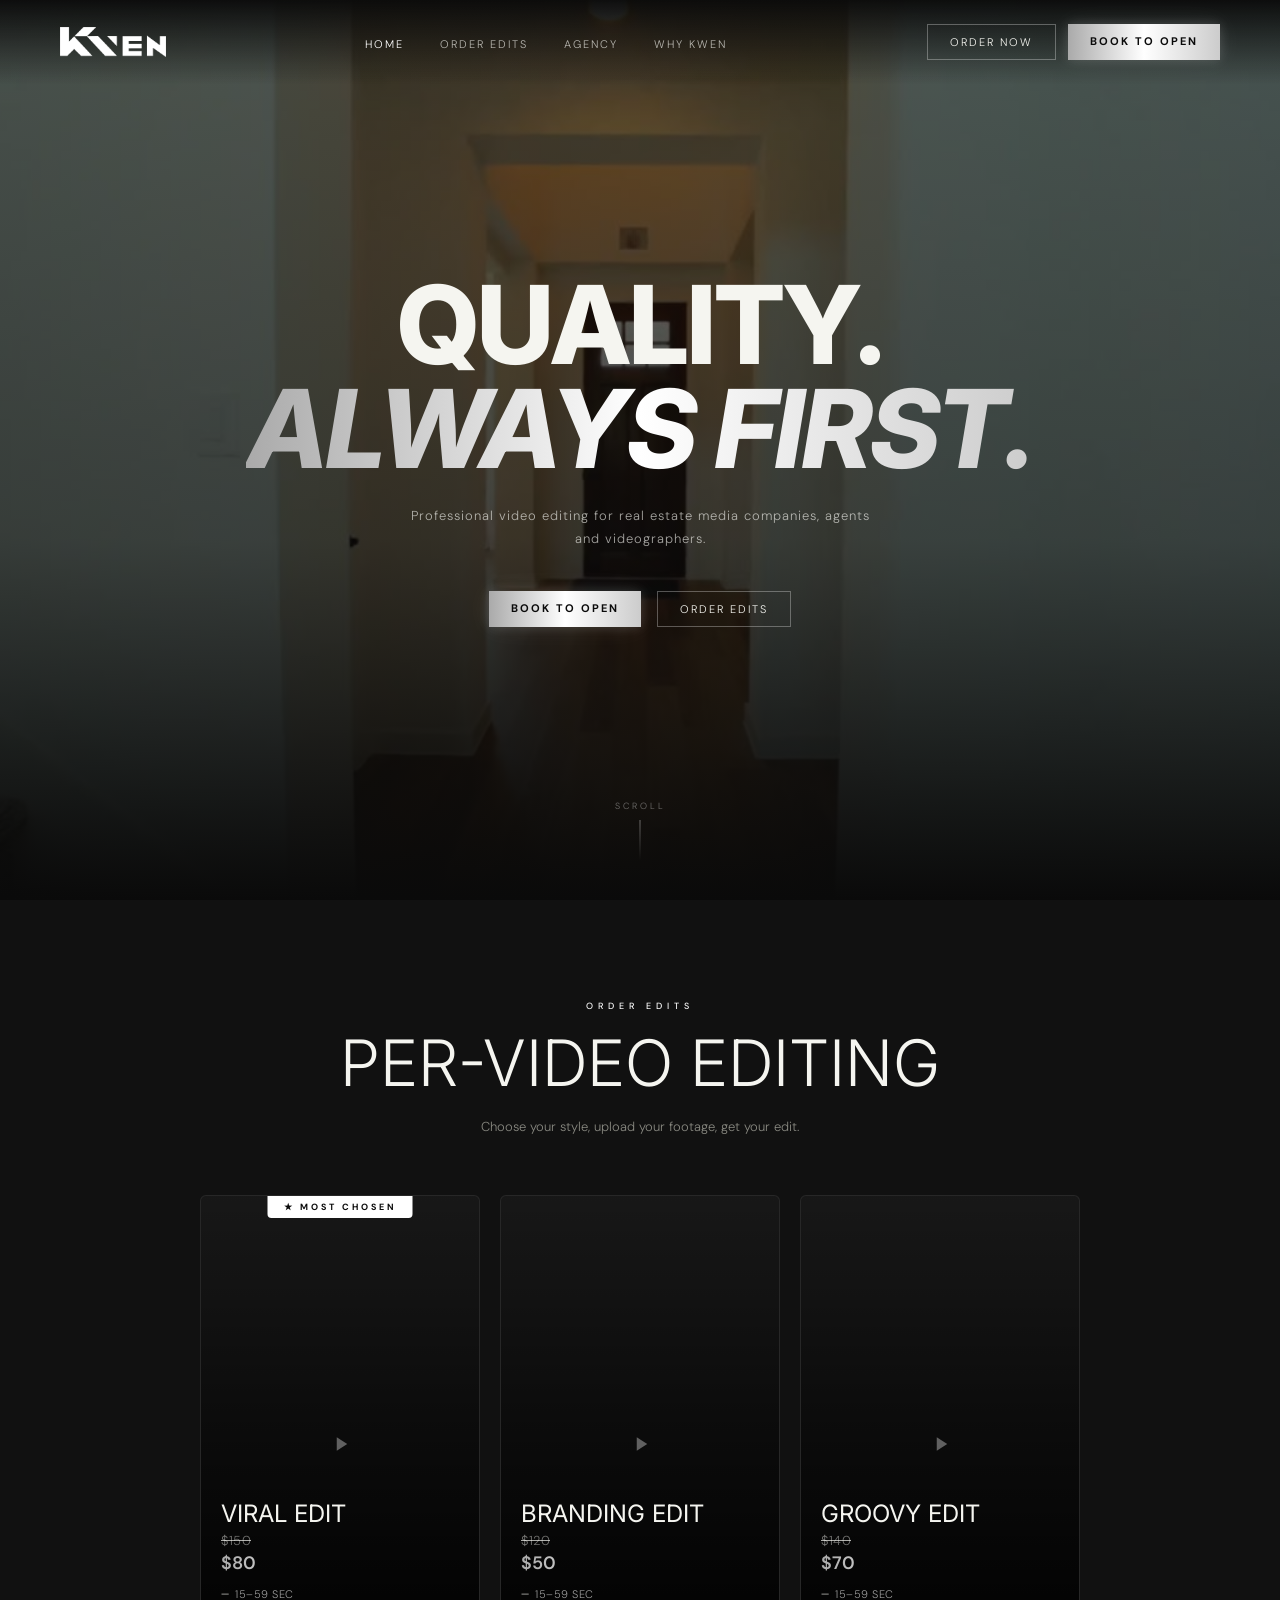
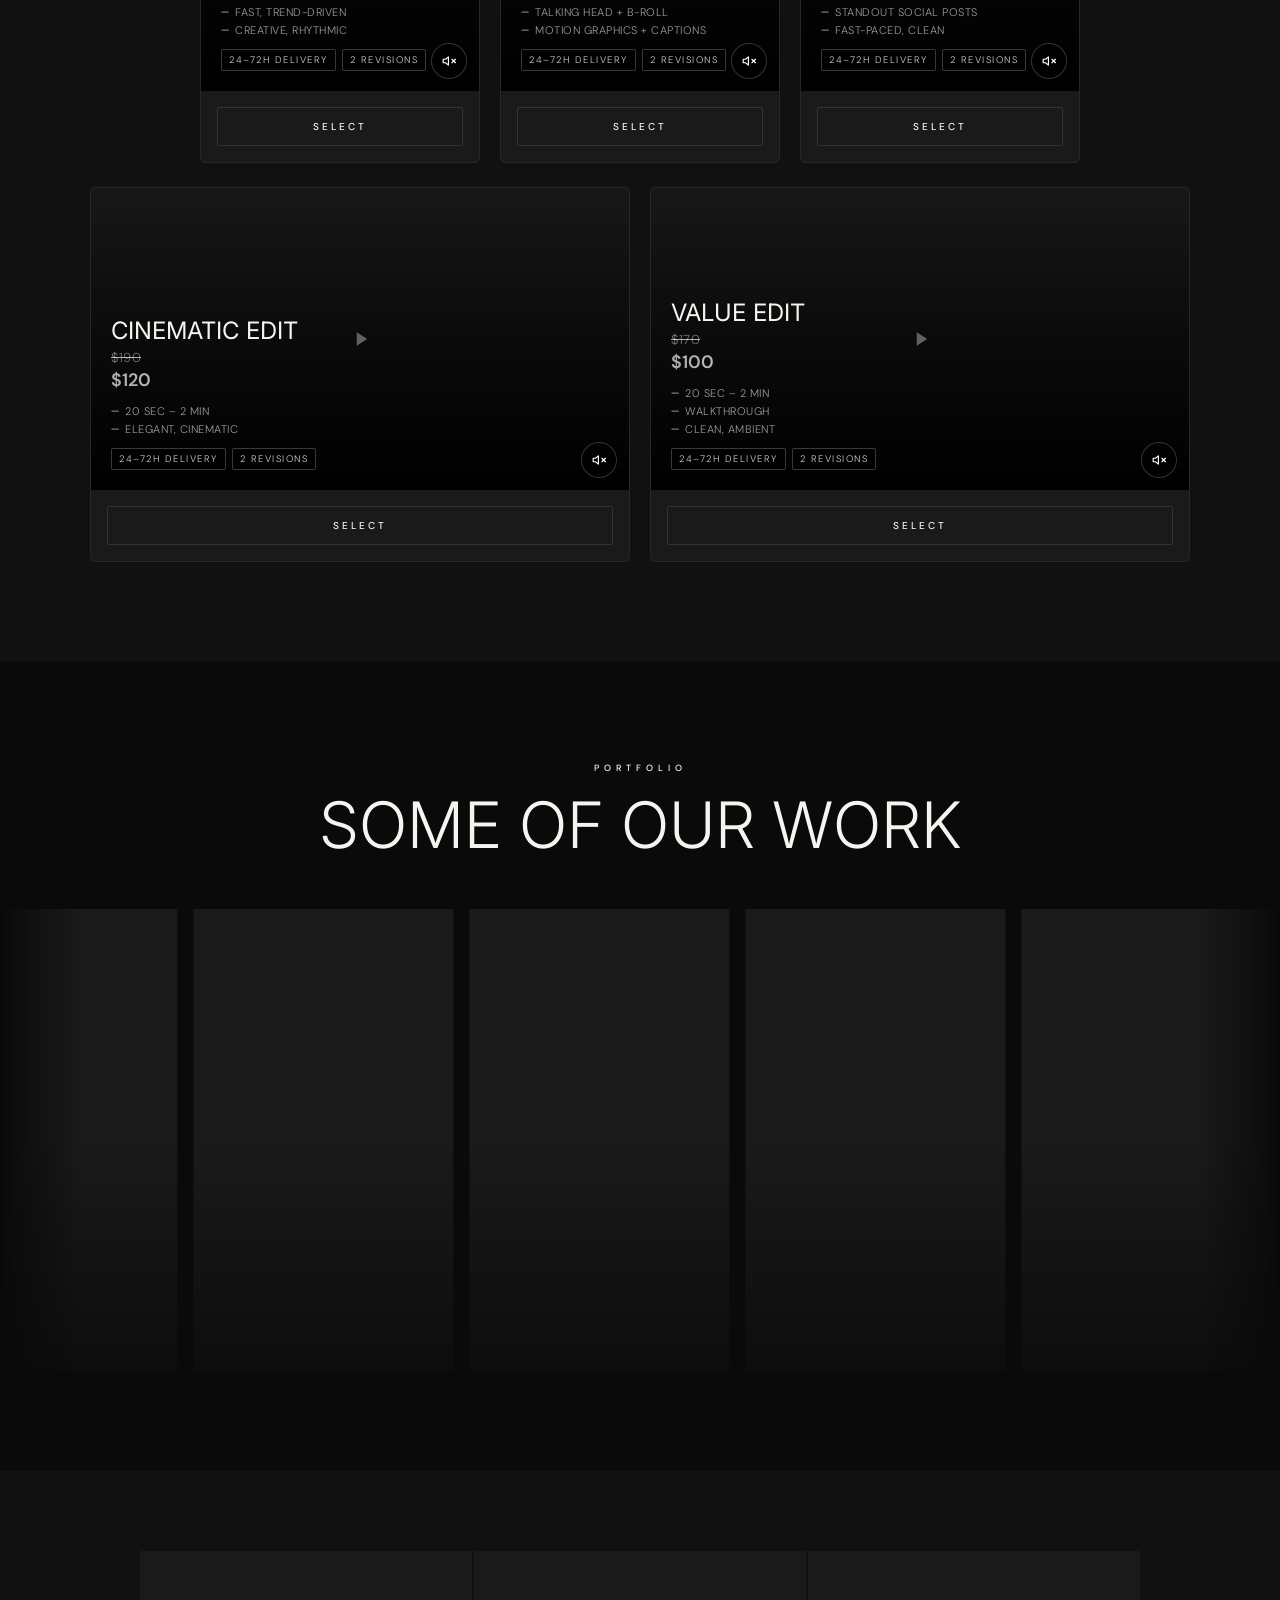
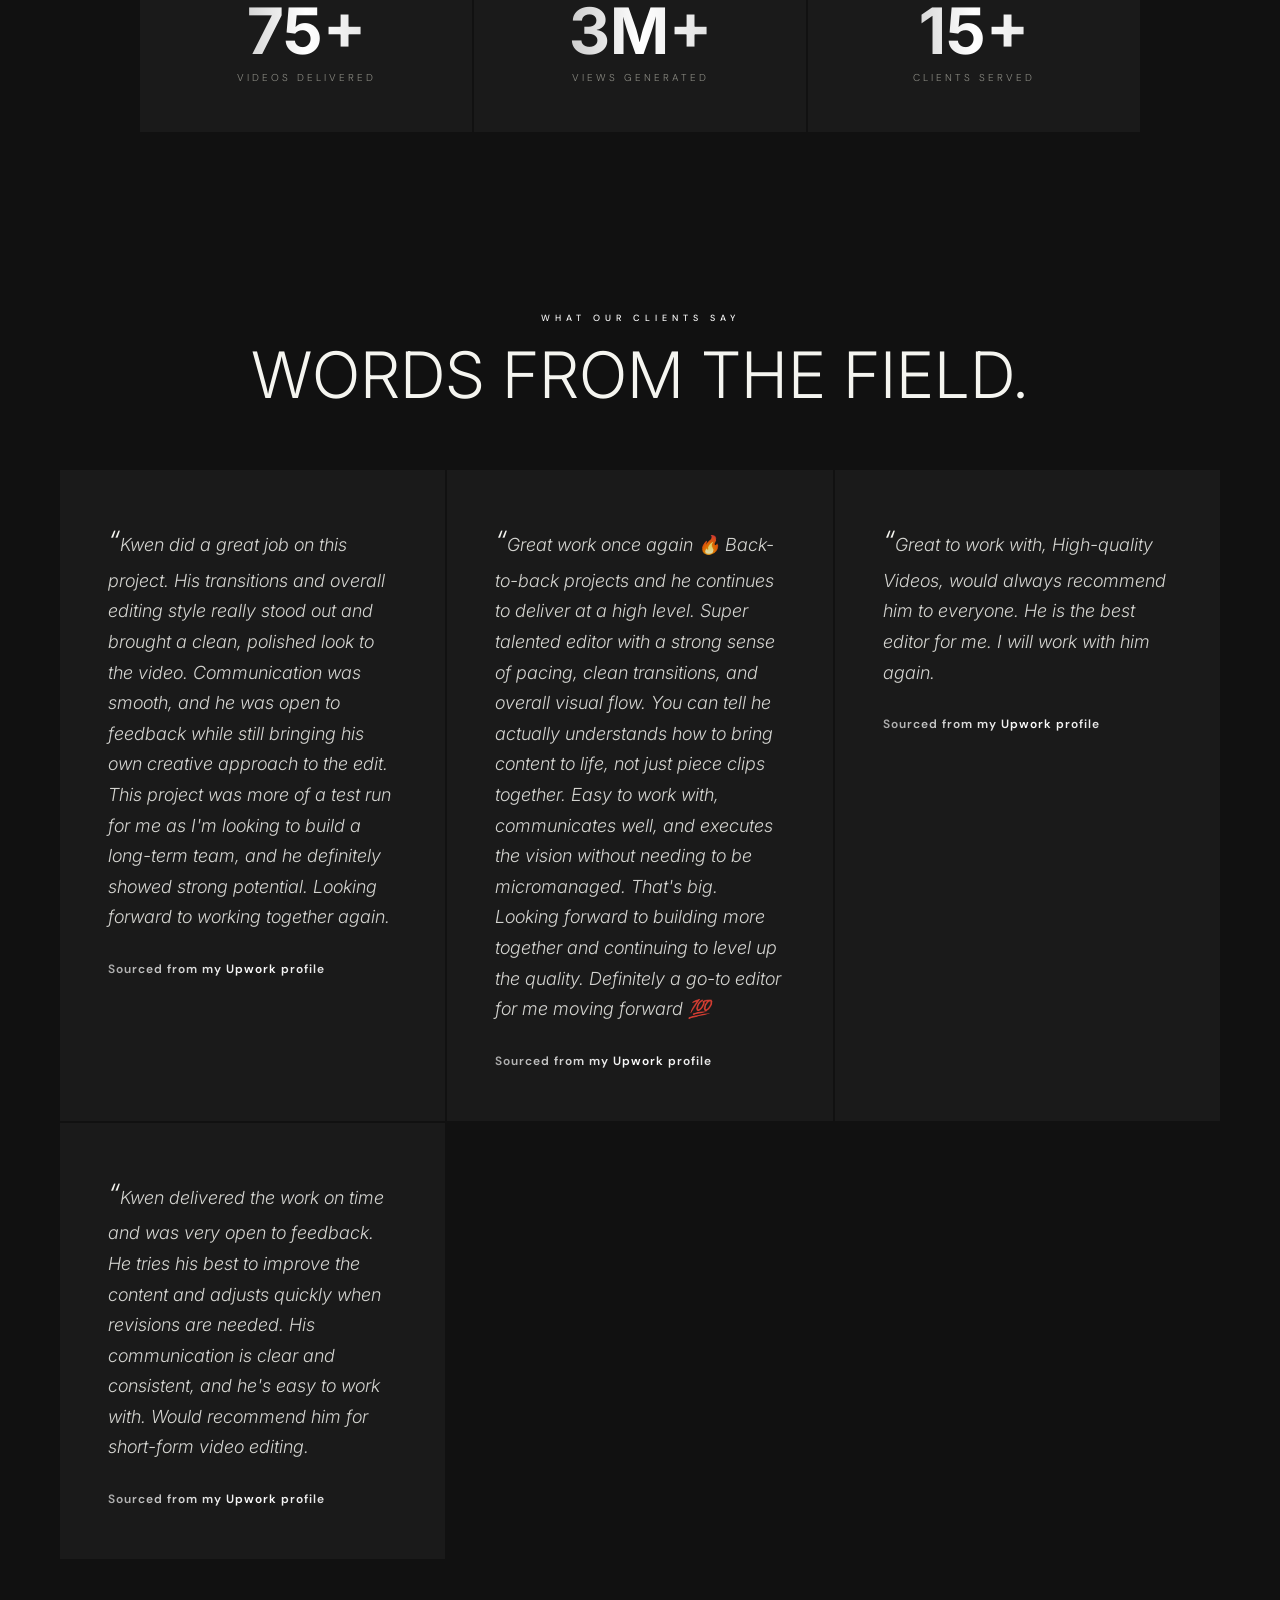
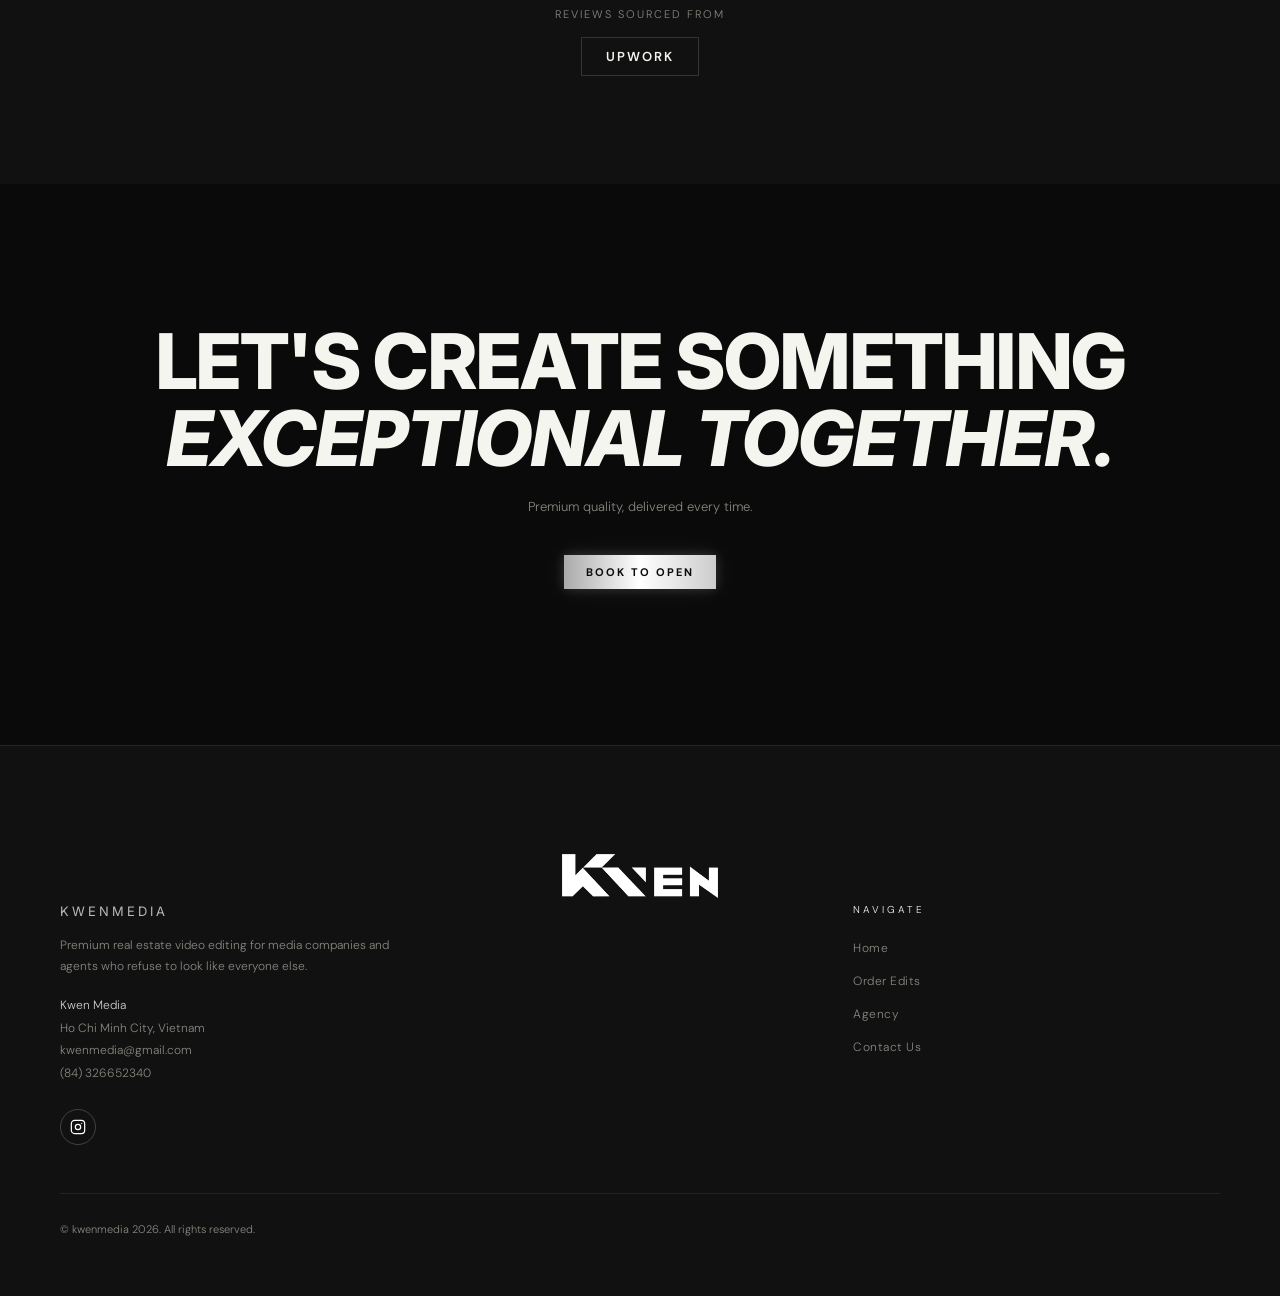
<file: index.html>
<!DOCTYPE html>
<html lang="en">
<head>
  <meta charset="UTF-8" />
  <meta name="viewport" content="width=device-width, initial-scale=1.0" />
  <meta name="description" content="Professional real estate video editing for media companies and agents. Fast turnaround. Cinematic quality." />
  <meta property="og:title" content="kwenmedia | Cinematic Excellence" />
  <meta property="og:description" content="Premium real estate video editing. Multiple styles, one standard." />
  <title>kwenmedia | Cinematic Excellence</title>
  <link rel="preconnect" href="https://fonts.googleapis.com" />
  <link href="https://fonts.googleapis.com/css2?family=Inter:ital,opsz,wght@0,14..32,100..900;1,14..32,100..900&family=DM+Sans:ital,wght@0,300;0,400;0,500;1,300&display=swap" rel="stylesheet" />
  <style>
    *, *::before, *::after { box-sizing: border-box; margin: 0; padding: 0; }

    :root {
      --black: #0a0a0a;
      --dark: #111111;
      --dark2: #1a1a1a;
      --gold: #ffffff;
      --gold-light: #cccccc;
      --gold-gradient: linear-gradient(90deg, #aaaaaa, #ffffff, #cccccc, #ffffff, #aaaaaa);
      --white: #f5f5f0;
      --gray: #888880;
      --border: rgba(255,255,255,0.08);
    }

    /* Gold gradient utility */
    .gold-text {
      background: var(--gold-gradient);
      background-size: 200% auto;
      -webkit-background-clip: text;
      -webkit-text-fill-color: transparent;
      background-clip: text;
      animation: gold-shift 4s linear infinite;
      
    }
    @keyframes gold-shift {
      0% { background-position: 0% center; }
      100% { background-position: 200% center; }
    }

    html { scroll-behavior: smooth; }

    body {
      background: var(--black);
      color: var(--white);
      font-family: 'DM Sans', sans-serif;
      font-weight: 300;
      overflow-x: hidden;
    }

    /* ── NAV ── */
    nav {
      position: fixed; top: 0; left: 0; right: 0; z-index: 100;
      display: flex; align-items: center; justify-content: space-between;
      padding: 24px 60px;
      background: linear-gradient(to bottom, rgba(10,10,10,0.95), transparent);
      transition: background 0.3s;
    }
    nav.scrolled { background: rgba(10,10,10,0.97); }

    .nav-logo {
      font-family: 'Inter', sans-serif;
      font-size: 22px; font-weight: 400; letter-spacing: 2px;
      color: var(--white); text-decoration: none;
      text-transform: uppercase;
      display: flex; align-items: center; gap: 10px;
    }
    .nav-logo span {
      background: var(--gold-gradient); background-size: 200% auto;
      -webkit-background-clip: text; -webkit-text-fill-color: transparent;
      background-clip: text; animation: gold-shift 4s linear infinite;
      
    }

    .nav-links { display: flex; gap: 36px; list-style: none; }
    .nav-links a {
      color: rgba(245,245,240,0.7); text-decoration: none;
      font-size: 11px; letter-spacing: 2px; text-transform: uppercase;
      transition: color 0.2s;
    }
    .nav-links a:hover { color: var(--white); }

    .nav-ctas { display: flex; gap: 12px; }
    .btn-outline {
      padding: 10px 22px; border: 1px solid rgba(255,255,255,0.3);
      color: var(--white); font-family: 'DM Sans', sans-serif;
      font-size: 11px; letter-spacing: 2px; text-transform: uppercase;
      text-decoration: none; transition: all 0.2s; cursor: pointer;
      background: transparent;
    }
    .btn-outline:hover { border-color: var(--white); color: var(--white); }

    .btn-gold {
      padding: 10px 22px;
      background: linear-gradient(90deg, #aaaaaa, #ffffff, #cccccc, #ffffff, #aaaaaa);
      background-size: 200% auto;
      color: var(--black); font-family: 'DM Sans', sans-serif;
      font-size: 11px; letter-spacing: 2px; text-transform: uppercase;
      text-decoration: none; font-weight: 700; cursor: pointer;
      border: none;
      box-shadow: 0 0 12px rgba(255,255,255,0.15), 0 0 28px rgba(255,255,255,0.08);
      animation: gold-shift 4s linear infinite;
      transition: box-shadow 0.3s, transform 0.2s;
    }
    .btn-gold:hover {
      box-shadow: 0 0 12px rgba(255,255,255,0.15), 0 0 28px rgba(255,255,255,0.08);
      transform: translateY(-2px);
    }

    /* ── HERO ── */
    .hero {
      position: relative; height: 100vh; min-height: 700px;
      display: flex; flex-direction: column;
      align-items: center; justify-content: center; text-align: center;
      overflow: hidden;
    }

    .hero-video {
      position: absolute; inset: 0; width: 100%; height: 100%;
      object-fit: cover; opacity: 0.55;
    }
    .hero-overlay {
      position: absolute; inset: 0;
      background: linear-gradient(to bottom, rgba(10,10,10,0.3) 0%, rgba(10,10,10,0.5) 60%, var(--black) 100%);
    }

    .hero-content { position: relative; z-index: 2; max-width: 1280px; padding: 0 24px; }
    .hero-eyebrow {
      font-size: 10px; letter-spacing: 5px; text-transform: uppercase;
      background: var(--gold-gradient); background-size: 200% auto;
      -webkit-background-clip: text; -webkit-text-fill-color: transparent;
      background-clip: text; animation: gold-shift 4s linear infinite;
      margin-bottom: 24px; font-weight: 500;
      
    }
    .hero-title {
      font-family: 'Inter', sans-serif;
      font-optical-sizing: none; font-variation-settings: 'opsz' 18;
      font-size: clamp(52px, 8.5vw, 136px); font-weight: 800; line-height: 0.95;
      margin-bottom: 24px; letter-spacing: -0.035em;
    }
    .hero-title em {
      font-style: italic;
      background: var(--gold-gradient);
      background-size: 200% auto;
      -webkit-background-clip: text;
      -webkit-text-fill-color: transparent;
      background-clip: text;
      animation: gold-shift 4s linear infinite;
      
    }
    .hero-sub {
      font-size: 13px; letter-spacing: 1px; color: rgba(245,245,240,0.65);
      max-width: 480px; margin: 0 auto 40px; line-height: 1.8;
    }
    .hero-btns { display: flex; gap: 16px; justify-content: center; flex-wrap: wrap; }

    .hero-scroll {
      position: absolute; bottom: 40px; left: 50%; transform: translateX(-50%);
      z-index: 2; display: flex; flex-direction: column; align-items: center; gap: 8px;
      font-size: 9px; letter-spacing: 3px; color: rgba(255,255,255,0.4);
      text-transform: uppercase;
      animation: bounce 2s ease-in-out infinite;
    }
    .hero-scroll::after {
      content: ''; display: block; width: 1px; height: 40px;
      background: linear-gradient(to bottom, rgba(255,255,255,0.4), transparent);
    }
    @keyframes bounce {
      0%, 100% { transform: translateX(-50%) translateY(0); }
      50% { transform: translateX(-50%) translateY(6px); }
    }

    /* ── SECTION COMMONS ── */
    section { padding: 100px 60px; }
    .section-label {
      font-size: 9px; letter-spacing: 5px; text-transform: uppercase;
      background: var(--gold-gradient); background-size: 200% auto;
      -webkit-background-clip: text; -webkit-text-fill-color: transparent;
      background-clip: text; animation: gold-shift 4s linear infinite;
      margin-bottom: 16px; font-weight: 500;
      
    }
    .section-title {
      font-family: 'Inter', sans-serif;
      font-size: clamp(36px, 5vw, 64px); font-weight: 300; line-height: 1.1;
      margin-bottom: 60px;
    }

    /* ── ALA CARTE ── */
    .alacarte { background: var(--dark); }
    .alacarte-header { text-align: center; }

    .packages-grid {
      display: grid;
      grid-template-columns: repeat(auto-fit, minmax(280px, 1fr));
      gap: 2px; max-width: 1400px; margin: 0 auto;
    }

    .package-card {
      background: var(--dark2); padding: 0;
      overflow: hidden; cursor: pointer; transition: transform 0.3s;
      position: relative;
    }
    .package-card { cursor: pointer; }
    .package-card:hover { transform: translateY(-4px); }
    .package-card:hover .pkg-overlay { opacity: 1; }

    .pkg-video-wrap { position: relative; aspect-ratio: 9/16; overflow: hidden; }
    .pkg-video-wrap video { width: 100%; height: 100%; object-fit: cover; }
    .pkg-overlay {
      position: absolute; inset: 0;
      background: linear-gradient(to top, rgba(0,0,0,0.9) 0%, transparent 40%);
      opacity: 0.7; transition: opacity 0.3s;
      pointer-events: none;
    }
    .pkg-info {
      position: absolute; bottom: 0; left: 0; right: 0;
      padding: 24px; z-index: 2;
    }
    .pkg-name {
      font-family: 'Inter', sans-serif;
      font-size: 24px; font-weight: 400; margin-bottom: 4px;
    }
    .pkg-price {
      background: var(--gold-gradient); background-size: 200% auto;
      -webkit-background-clip: text; -webkit-text-fill-color: transparent;
      background-clip: text; animation: gold-shift 4s linear infinite;
      font-size: 18px; font-weight: 600; margin-bottom: 12px;
      
    }
    .pkg-features { list-style: none; margin-bottom: 16px; }
    .pkg-features li {
      font-size: 11px; color: rgba(255,255,255,0.6);
      letter-spacing: 0.5px; margin-bottom: 4px;
      padding-left: 14px; position: relative;
    }
    .pkg-features li::before {
      content: '—'; position: absolute; left: 0;
      color: var(--white); font-size: 10px;
    }
    .pkg-select {
      display: inline-block; padding: 8px 20px;
      border: 1px solid rgba(255,255,255,0.4); color: var(--white);
      font-size: 10px; letter-spacing: 2px; text-transform: uppercase;
      background: transparent; cursor: pointer; transition: all 0.2s;
      font-family: 'DM Sans', sans-serif;
    }
    .pkg-select:hover { background: var(--white); color: var(--black); }

    .custom-quote {
      text-align: center; margin-top: 48px;
      color: rgba(245,245,240,0.5); font-size: 13px;
    }
    .custom-quote a { color: var(--white); text-decoration: none; }
    .custom-quote a:hover { text-decoration: underline; }

    /* ── BLACK LABEL ── */
    .black-label { background: var(--black); }
    .bl-grid {
      display: grid; grid-template-columns: 1fr 1fr;
      gap: 80px; max-width: 1200px; margin: 0 auto;
      align-items: start;
    }
    .bl-features { display: flex; flex-direction: column; gap: 0; }
    .bl-feature {
      padding: 32px 0; border-bottom: 1px solid var(--border);
      display: flex; gap: 24px; align-items: flex-start;
    }
    .bl-num {
      font-family: 'Inter', sans-serif;
      font-size: 48px; font-weight: 300; background: var(--gold-gradient); background-size: 200% auto;
      -webkit-background-clip: text; -webkit-text-fill-color: transparent;
      background-clip: text; animation: gold-shift 4s linear infinite;
      opacity: 0.3;
      line-height: 1; flex-shrink: 0; width: 60px;
    }
    .bl-feature-title {
      font-family: 'Inter', sans-serif;
      font-size: 22px; font-weight: 400; margin-bottom: 8px;
    }
    .bl-feature-desc { font-size: 12px; color: var(--gray); line-height: 1.8; }

    .bl-ctas { display: flex; flex-direction: column; gap: 12px; margin-top: 48px; }
    .bl-ctas a { text-align: center; }

    /* ── STATS ── */
    .stats { background: var(--dark); padding: 80px 60px; }
    .stats-inner {
      max-width: 1000px; margin: 0 auto;
      display: grid; grid-template-columns: repeat(3, 1fr);
      gap: 2px;
    }
    .stat-item {
      background: var(--dark2); padding: 48px;
      text-align: center;
    }
    .stat-num {
      font-family: 'Inter', sans-serif;
      font-size: 64px; font-weight: 700; line-height: 1; margin-bottom: 8px;
      background: var(--gold-gradient); background-size: 200% auto;
      -webkit-background-clip: text; -webkit-text-fill-color: transparent;
      background-clip: text; animation: gold-shift 4s linear infinite;
      
    }
    .stat-label { font-size: 10px; letter-spacing: 3px; text-transform: uppercase; color: var(--gray); }

    /* ── LOGOS ── */
    .logos-section { background: var(--black); padding: 60px; overflow: hidden; }
    .logos-label { text-align: center; font-size: 10px; letter-spacing: 4px; text-transform: uppercase; color: var(--gray); margin-bottom: 40px; }
    .logos-track-wrap { overflow: hidden; }
    .logos-track {
      display: flex; gap: 60px; align-items: center;
      animation: marquee 25s linear infinite;
      width: max-content;
    }
    .logos-track:hover { animation-play-state: paused; }
    .logo-item {
      font-family: 'Inter', sans-serif;
      font-size: 18px; font-weight: 300; letter-spacing: 2px;
      color: rgba(255,255,255,0.2); white-space: nowrap;
      text-transform: uppercase; flex-shrink: 0;
    }
    @keyframes marquee {
      0% { transform: translateX(0); }
      100% { transform: translateX(-50%); }
    }

    /* ── TESTIMONIALS ── */
    .testimonials { background: var(--dark); }
    .testimonials .section-title { text-align: center; }
    .testimonials-grid {
      display: grid; grid-template-columns: repeat(auto-fit, minmax(300px, 1fr));
      gap: 2px; max-width: 1200px; margin: 0 auto;
    }
    .testimonial {
      background: var(--dark2); padding: 48px;
    }
    .testimonial-quote {
      font-family: 'Inter', sans-serif;
      font-size: 18px; font-weight: 300; font-style: italic;
      line-height: 1.7; color: rgba(245,245,240,0.85);
      margin-bottom: 28px;
    }
    .testimonial-quote::before { content: '\201C'; color: var(--white); font-size: 28px; }
    .testimonial-name { font-size: 12px; font-weight: 600; letter-spacing: 1px; margin-bottom: 4px; }
    .testimonial-company { font-size: 11px; color: var(--gray); letter-spacing: 1px; }

    /* ── CTA FOOTER ── */
    .cta-section {
      position: relative; padding: 140px 60px;
      text-align: center; overflow: hidden;
    }
    .cta-video {
      position: absolute; inset: 0; width: 100%; height: 100%;
      object-fit: cover; opacity: 0.45;
    }
    .cta-overlay {
      position: absolute; inset: 0;
      background: linear-gradient(to bottom, var(--black) 0%, rgba(10,10,10,0.4) 30%, rgba(10,10,10,0.4) 70%, var(--black) 100%);
    }
    .cta-content { position: relative; z-index: 2; }
    .cta-title {
      font-family: 'Inter', sans-serif;
      font-optical-sizing: none; font-variation-settings: 'opsz' 18;
      font-size: clamp(36px, 6vw, 80px); font-weight: 800; line-height: 1;
      letter-spacing: -0.035em; margin-bottom: 20px;
    }
    .cta-sub { font-size: 13px; color: var(--gray); margin-bottom: 40px; }
    .cta-btns { display: flex; gap: 16px; justify-content: center; flex-wrap: wrap; margin-bottom: 16px; }
    .cta-alt { font-size: 12px; color: var(--gray); }
    .cta-alt a { color: var(--white); text-decoration: none; }

    /* ── FOOTER ── */
    footer {
      background: var(--dark); padding: 60px;
      border-top: 1px solid var(--border);
    }
    .footer-inner {
      max-width: 1200px; margin: 0 auto;
      display: grid; grid-template-columns: 2fr 1fr; gap: 60px;
      margin-bottom: 48px;
    }
    .footer-logo {
      font-family: 'Inter', sans-serif;
      font-size: 24px; font-weight: 400; letter-spacing: 2px;
      text-transform: uppercase; color: var(--white); margin-bottom: 16px;
    }
    .footer-logo span {
      background: var(--gold-gradient); background-size: 200% auto;
      -webkit-background-clip: text; -webkit-text-fill-color: transparent;
      background-clip: text; animation: gold-shift 4s linear infinite;
    }
    .footer-desc { font-size: 12px; color: var(--gray); line-height: 1.8; max-width: 360px; margin-bottom: 24px; }
    .footer-social a {
      color: var(--white); font-size: 11px; letter-spacing: 2px;
      text-transform: uppercase; text-decoration: none;
    }
    .footer-nav-title {
      font-size: 10px; letter-spacing: 3px; text-transform: uppercase;
      color: var(--white); margin-bottom: 20px;
    }
    .footer-nav-links { list-style: none; }
    .footer-nav-links li { margin-bottom: 12px; }
    .footer-nav-links a {
      color: var(--gray); font-size: 12px; text-decoration: none;
      transition: color 0.2s; letter-spacing: 0.5px;
    }
    .footer-nav-links a:hover { color: var(--white); }
    .footer-bottom {
      border-top: 1px solid var(--border); padding-top: 28px;
      display: flex; justify-content: space-between; align-items: center;
      font-size: 11px; color: var(--gray);
    }
    .footer-bottom a { color: var(--gray); text-decoration: none; }
    .footer-bottom a:hover { color: var(--white); }

    /* ── MOBILE ── */
    @media (max-width: 768px) {
      nav { padding: 20px 24px; }
      .nav-links { display: none; }
      section { padding: 80px 24px; }
      .bl-grid { grid-template-columns: 1fr; gap: 40px; }
      .stats-inner { grid-template-columns: 1fr; }
      .footer-inner { grid-template-columns: 1fr; }
      .footer-bottom { flex-direction: column; gap: 12px; text-align: center; }
      .logos-section { padding: 60px 0; }
      .cta-section { padding: 100px 24px; }
      footer { padding: 60px 24px; }
    }

    /* ── FADE IN ── */
    .fade-in { opacity: 0; transform: translateY(24px); transition: opacity 0.7s ease, transform 0.7s ease; }
    .fade-in.visible { opacity: 1; transform: none; }
  
    /* ── WORK SHOWCASE ── */
    .work-showcase { background: var(--black); padding: 100px 0; overflow: hidden; }
    .showcase-track-wrap {
      overflow: hidden;
      -webkit-mask-image: linear-gradient(to right, transparent 0, #000 6%, #000 94%, transparent 100%);
              mask-image: linear-gradient(to right, transparent 0, #000 6%, #000 94%, transparent 100%);
    }
    .showcase-track {
      display: flex; gap: 16px; width: max-content;
      will-change: transform; touch-action: pan-y;
    }
    html, body { overscroll-behavior-x: none; }
    .showcase-track-wrap { cursor: grab; user-select: none; -webkit-user-select: none; overscroll-behavior: contain; }
    .showcase-track-wrap.dragging { cursor: grabbing; }
    .showcase-track video { pointer-events: none; }
    @media (max-width: 640px) { .showcase-item { width: 180px !important; } }
    .showcase-item { flex-shrink: 0; width: 260px; }
    .showcase-video-wrap {
      position: relative; aspect-ratio: 9/16;
      overflow: hidden; background: var(--dark2);
    }
    .showcase-video-wrap video { width: 100%; height: 100%; object-fit: cover; }
    .showcase-overlay {
      position: absolute; inset: 0;
      background: linear-gradient(to top, rgba(0,0,0,0.5) 0%, transparent 50%);
    }
    .showcase-label {
      margin-top: 12px;
      font-size: 10px; letter-spacing: 2px; text-transform: uppercase;
      color: var(--gray);
    }
    
    .section-title { text-transform: uppercase; }
    .cta-title { text-transform: uppercase; }
    .hero-title { text-transform: uppercase; }
    .bl-feature-title { text-transform: uppercase; }
    .pkg-name { text-transform: uppercase; }
    .showcase-item .showcase-label { text-transform: uppercase; }
    .stat-label { text-transform: uppercase; }
    .footer-nav-title { text-transform: uppercase; }
    .footer-logo { text-transform: uppercase; }
    
    /* ── VIDEO MODAL ── */
    .video-modal-overlay {
      display: none;
      position: fixed; inset: 0; z-index: 9999;
      background: rgba(0,0,0,0.92);
      align-items: center; justify-content: center;
    }
    .video-modal-overlay.active { display: flex; }
    .video-modal-inner {
      position: relative;
      width: 90vw; max-width: 900px;
    }
    .video-modal-inner video {
      width: 100%; border-radius: 4px;
      max-height: 80vh; background: #000;
    }
    .video-modal-close {
      position: absolute; top: -40px; right: 0;
      background: none; border: none;
      color: #fff; font-size: 28px;
      cursor: pointer; opacity: 0.7;
      transition: opacity 0.2s;
    }
    .video-modal-close:hover { opacity: 1; }
    .pkg-play-btn {
      position: absolute; top: 50%; left: 50%;
      transform: translate(-50%, -50%);
      width: 52px; height: 52px;
      background: rgba(255,255,255,0.15);
      border: 1.5px solid rgba(255,255,255,0.5);
      border-radius: 50%;
      display: flex; align-items: center; justify-content: center;
      cursor: pointer; z-index: 3;
      transition: background 0.2s;
      pointer-events: none;
    }
    .package-card:hover .pkg-play-btn { background: rgba(255,255,255,0.25); }
    .pkg-play-btn svg { margin-left: 4px; }


    /* ── À LA CARTE LAYOUT (cliffside-style) ── */
    .pkg-layout { max-width: 1200px; margin: 0 auto; padding: 0 24px; }
    .pkg-row-tall {
      display: grid; grid-template-columns: repeat(3, minmax(0, 280px));
      gap: 20px; justify-content: center;
    }
    .pkg-row-wide {
      display: grid; grid-template-columns: repeat(2, minmax(0, 1fr)); max-width: 1100px; margin-left: auto; margin-right: auto; gap: 20px;
      justify-content: center; margin-top: 24px;
    }
    .alacarte .package-card {
      width: 100%; background: var(--dark2);
      border: 1px solid rgba(255,255,255,0.06); border-radius: 6px;
      overflow: hidden;
    }
    .alacarte .package-card:hover { transform: translateY(-4px); border-color: rgba(255,255,255,0.14); }
    .alacarte .pkg-video-wrap video { position: absolute; inset: 0; opacity: .9; transition: opacity .3s; }
    .alacarte .package-card:hover .pkg-video-wrap video { opacity: 1; }
    .alacarte .pkg-overlay {
      background: linear-gradient(to top, #000 0%, rgba(0,0,0,.6) 50%, rgba(0,0,0,.1) 100%);
      opacity: 1;
    }
    .alacarte .pkg-info { padding: 20px; }
    .alacarte .pkg-features { margin-bottom: 0; }
    .alacarte .pkg-play-btn {
      width: auto; height: auto; background: none; border: none; opacity: .35;
      transition: opacity .2s;
    }
    .alacarte .package-card:hover .pkg-play-btn { background: none; opacity: .75; }
    .pkg-badge {
      position: absolute; top: 0; left: 50%; transform: translateX(-50%);
      background: #fff; color: #0a0a0a; font-size: 9px; font-weight: 700;
      letter-spacing: 3px; text-transform: uppercase; padding: 5px 16px;
      z-index: 10; white-space: nowrap; border-radius: 0 0 4px 4px;
    }
    .pkg-mute {
      position: absolute; right: 12px; bottom: 12px; z-index: 5;
      width: 36px; height: 36px; border-radius: 50%;
      display: grid; place-items: center; cursor: pointer;
      background: rgba(0,0,0,.6); color: #fff;
      border: 1px solid rgba(255,255,255,.2);
      -webkit-backdrop-filter: blur(4px); backdrop-filter: blur(4px);
      transition: background .2s, color .2s;
    }
    .pkg-mute:hover { background: var(--white); color: var(--black); }
    .pkg-mute .ic-sound { display: none; }
    .pkg-mute.on .ic-sound { display: block; }
    .pkg-mute.on .ic-muted { display: none; }
    .pkg-foot { padding: 16px; }
    .alacarte .pkg-select {
      display: block; width: 100%; padding: 12px 20px; border-radius: 2px;
      border: 1px solid #333; font-weight: 500; letter-spacing: 3px;
    }
    .alacarte .pkg-select:hover { border-color: var(--white); background: var(--white); color: var(--black); }
    @media (max-width: 900px) {
      .pkg-row-tall { grid-template-columns: minmax(0, 340px); }
      .pkg-row-wide { margin-top: 20px; grid-template-columns: minmax(0, 560px); justify-content: center; }
      .pkg-wide .pkg-video-wrap { aspect-ratio: 1/1 !important; }
    }

    .pkg-old {
      font-size: 13px; color: rgba(245,245,240,0.45); text-decoration: line-through;
      text-decoration-color: rgba(245,245,240,0.7); margin-bottom: 2px; letter-spacing: .5px;
    }
    .req dd s { color: var(--gray); margin-right: 8px; }
    .req-btn-wa { display: flex; width: 100%; margin-top: 12px; }
    .req-btn.req-btn-alt { background: transparent; color: var(--white); border: 1px solid rgba(255,255,255,.35); }
    .req-btn.req-btn-alt:hover { background: var(--white); color: var(--black); }
    #reqToast {
      position: fixed; left: 50%; bottom: 28px; transform: translate(-50%, 20px);
      z-index: 10001; background: var(--white); color: var(--black);
      padding: 14px 22px; border-radius: 3px; font: 500 13px 'DM Sans', sans-serif;
      letter-spacing: .3px; box-shadow: 0 10px 30px rgba(0,0,0,.4);
      opacity: 0; pointer-events: none; transition: opacity .25s, transform .25s; max-width: 90vw; text-align: center;
    }
    #reqToast.show { opacity: 1; transform: translate(-50%, 0); }
    .pkg-meta { display: flex; flex-wrap: wrap; gap: 6px; margin-top: 12px; }
    .pkg-meta span {
      font-size: 9.5px; letter-spacing: 1.5px; color: rgba(245,245,240,.85);
      border: 1px solid rgba(255,255,255,.22); border-radius: 2px; padding: 4px 7px;
      background: rgba(0,0,0,.35);
    }
    /* ── ORDER REQUEST MODAL (n4-style) ── */
    .req {
      position: fixed; inset: 0; z-index: 10000; display: none;
      align-items: flex-start; justify-content: center;
      background: rgba(0,0,0,.75); -webkit-backdrop-filter: blur(10px); backdrop-filter: blur(10px);
      overflow-y: auto; padding: 24px 16px;
    }
    .req.active { display: flex; }
    body.req-open { overflow: hidden; }
    .req-card {
      position: relative; width: 100%; max-width: 640px; margin: auto;
      background: var(--dark); border: 1px solid var(--border); border-radius: 6px;
      padding: 44px 40px 36px; color: var(--white);
      font-family: 'DM Sans', sans-serif;
      animation: req-in .25s ease;
    }
    @keyframes req-in { from { opacity: 0; transform: translateY(12px); } to { opacity: 1; transform: none; } }
    .req-x {
      position: absolute; top: 16px; right: 18px; background: none; border: none;
      color: var(--white); font-size: 26px; line-height: 1; cursor: pointer; opacity: .6;
    }
    .req-x:hover { opacity: 1; }
    .req-eyebrow, .req-l, .req dt {
      font-size: 10px; letter-spacing: 3px; text-transform: uppercase; color: var(--gray);
    }
    .req h3 {
      font-family: 'Inter', sans-serif; font-size: clamp(30px, 5vw, 42px); font-weight: 700;
      text-transform: uppercase; line-height: 1; margin: 12px 0 0;
      padding-bottom: 22px; border-bottom: 1px solid var(--border);
    }
    .req dl {
      display: grid; grid-template-columns: 110px 1fr; gap: 14px 16px;
      padding: 22px 0; border-bottom: 1px solid var(--border); margin: 0;
    }
    .req dt { padding-top: 3px; }
    .req dd { font-size: 15px; line-height: 1.55; margin: 0; }
    .req dd b { font-weight: 600; }
    .req-details-title { margin: 22px 0 14px; }
    .rq { display: grid; grid-template-columns: 1fr 1fr; gap: 18px 20px; }
    .rq-row { display: flex; flex-direction: column; gap: 8px; }
    .rq-full { grid-column: 1 / -1; }
    .rq-name { grid-column: 1 / -1; max-width: 50%; }
    .req input {
      width: 100%; background: var(--black); color: var(--white);
      border: 1px solid rgba(255,255,255,.12); border-radius: 3px;
      padding: 14px 16px; font: 400 15px 'DM Sans', sans-serif; outline: none;
      transition: border-color .2s; color-scheme: dark;
    }
    .req input::placeholder { color: rgba(245,245,240,.35); }
    .req input:focus { border-color: var(--white); }
    .req input.err { border-color: #ff6b6b; }
    .rq-total {
      flex-direction: row; align-items: center; gap: 18px;
      background: var(--dark2); border-radius: 3px; padding: 18px 20px;
    }
    .rq-total b { font-family: 'Inter', sans-serif; font-size: 26px; font-weight: 600; }
    .req-msg-l { display: block; margin: 24px 0 10px; }
    .req textarea {
      width: 100%; min-height: 190px; resize: vertical;
      background: var(--black); color: var(--white);
      border: 1px solid rgba(255,255,255,.12); border-radius: 3px;
      padding: 16px 18px; font: 400 14.5px/1.7 'DM Sans', sans-serif; outline: none;
    }
    .req textarea:focus { border-color: var(--white); }
    .req-act { display: flex; gap: 12px; margin-top: 22px; }
    .req-btn {
      display: inline-flex; align-items: center; justify-content: center; gap: 12px;
      padding: 18px 24px; border-radius: 2px; cursor: pointer; text-decoration: none;
      font: 600 12px 'DM Sans', sans-serif; letter-spacing: 3px; text-transform: uppercase;
      transition: all .2s;
    }
    .req-btn-solid { flex: 1; background: var(--white); color: var(--black); border: 1px solid var(--white); }
    .req-btn-solid:hover { background: #fff; transform: translateY(-1px); }
    .req-btn-line { background: transparent; color: var(--white); border: 1px solid rgba(255,255,255,.2); min-width: 120px; }
    .req-btn-line:hover { border-color: var(--white); }
    .req-note { margin-top: 18px; font-size: 13px; line-height: 1.6; color: var(--gray); }
    @media (max-width: 560px) {
      .req-card { padding: 40px 22px 28px; }
      .req dl { grid-template-columns: 1fr; gap: 4px; }
      .req dd { margin-bottom: 10px; }
      .rq { grid-template-columns: 1fr; }
      .rq-name { max-width: none; }
      .req-act { gap: 8px; }
      .req-btn { padding: 16px 12px; letter-spacing: 1.5px; font-size: 11px; gap: 8px; }
      .req-btn-line { min-width: 78px; }
      .rq-total { flex-direction: column; align-items: flex-start; gap: 8px; }
      .rq-total b { font-size: 22px; }
    }
    /* opsz-global: Inter 18pt optical size everywhere */
    html { font-optical-sizing: none; font-variation-settings: 'opsz' 18; }
    </style>
  <link rel="stylesheet" href="contact.css" />
  <link rel="icon" href="favicon.ico" sizes="any" />
  <link rel="icon" type="image/png" sizes="32x32" href="favicon-32.png" />
  <link rel="icon" type="image/png" sizes="192x192" href="icon-192.png" />
  <link rel="apple-touch-icon" href="apple-touch-icon.png" />
  <meta name="theme-color" content="#0a0a0a" />
</head>
<body>

<!-- NAV -->
<nav id="navbar">
  <a href="index.html" class="nav-logo" style="display:flex;align-items:center;gap:10px;"><img src="logo.png" alt="Kwen Media" style="height:30px;width:auto;display:block;" /></a>
  <ul class="nav-links">
    <li><a href="index.html" style="color:#fff">Home</a></li>
    <li><a href="order.html">Order Edits</a></li>
    <li><a href="agency.html">Agency</a></li>
    <li><a href="about.html">Why Kwen</a></li>
  </ul>
  <div class="nav-ctas">
    <a href="#packages" class="btn-outline">Order Now</a>
    <a href="#contact" class="btn-gold">Book to Open</a>
  </div>
</nav>

<!-- HERO -->
<section class="hero">
  <!-- Replace src with your own hero video -->
  <video class="hero-video" autoplay muted loop playsinline preload="auto" poster="hero-poster.jpg">
    <source src="hero-bg.mp4" type="video/mp4" />
  </video>
  <div class="hero-overlay"></div>
  <div class="hero-content fade-in">
    
    <h1 class="hero-title">QUALITY.<br /><em>ALWAYS FIRST.</em></h1>
    <p class="hero-sub">Professional video editing for real estate media companies, agents and videographers.</p>
    <div class="hero-btns">
      <a href="#contact" class="btn-gold">Book to Open</a>
      <a href="#packages" class="btn-outline">Order Edits</a>
    </div>
  </div>
  <div class="hero-scroll">Scroll</div>
</section>

<!-- ALA CARTE -->
<section class="alacarte" id="packages">
  <div class="alacarte-header fade-in">
    <p class="section-label">Order Edits</p>
    <h2 class="section-title">Per-Video Editing</h2>
    <p style="color:var(--gray);font-size:13px;margin-top:-40px;margin-bottom:60px;">Choose your style, upload your footage, get your edit.</p>
  </div>
  <div class="fade-in pkg-layout">

    <!-- Top row: vertical 9:16 cards -->
    <div class="pkg-row-tall">
      <div class="package-card" data-pkg="premium">
        <div class="pkg-badge">★ MOST CHOSEN</div>
        <div class="pkg-video-wrap" style="aspect-ratio:9/16;">
          <video loop playsinline muted autoplay preload="metadata" class="scroll-autoplay">
            <source src="demo-premium.mp4" type="video/mp4" />
          </video>
          <div class="pkg-overlay"></div>
          <div class="pkg-play-btn"><svg width="18" height="18" viewBox="0 0 24 24" fill="white"><polygon points="5,3 19,12 5,21"/></svg></div>
          <div class="pkg-info">
            <div class="pkg-name">VIRAL EDIT</div>
            <div class="pkg-old">$150</div>
            <div class="pkg-price">$80</div>
            <ul class="pkg-features"><li>15–59 SEC</li><li>FAST, TREND-DRIVEN</li><li>CREATIVE, RHYTHMIC</li></ul>
            <div class="pkg-meta"><span>24–72H DELIVERY</span><span>2 REVISIONS</span></div>
          </div>
          <button type="button" class="pkg-mute" aria-label="Unmute"><svg class="ic-muted" width="14" height="14" viewBox="0 0 24 24" fill="none" stroke="currentColor" stroke-width="2" stroke-linecap="round" stroke-linejoin="round"><polygon points="11 5 6 9 2 9 2 15 6 15 11 19 11 5"/><line x1="23" y1="9" x2="17" y2="15"/><line x1="17" y1="9" x2="23" y2="15"/></svg><svg class="ic-sound" width="14" height="14" viewBox="0 0 24 24" fill="none" stroke="currentColor" stroke-width="2" stroke-linecap="round" stroke-linejoin="round"><polygon points="11 5 6 9 2 9 2 15 6 15 11 19 11 5"/><path d="M15.5 8.5a5 5 0 0 1 0 7"/><path d="M19 5a10 10 0 0 1 0 14"/></svg></button>
        </div>
        <div class="pkg-foot"><button type="button" class="pkg-select" data-pkg="premium">Select</button></div>
      </div>
      <div class="package-card" data-pkg="branding">
        
        <div class="pkg-video-wrap" style="aspect-ratio:9/16;">
          <video loop playsinline muted autoplay preload="metadata" class="scroll-autoplay">
            <source src="demo-branding.mp4" type="video/mp4" />
          </video>
          <div class="pkg-overlay"></div>
          <div class="pkg-play-btn"><svg width="18" height="18" viewBox="0 0 24 24" fill="white"><polygon points="5,3 19,12 5,21"/></svg></div>
          <div class="pkg-info">
            <div class="pkg-name">BRANDING EDIT</div>
            <div class="pkg-old">$120</div>
            <div class="pkg-price">$50</div>
            <ul class="pkg-features"><li>15–59 SEC</li><li>TALKING HEAD + B-ROLL</li><li>MOTION GRAPHICS + CAPTIONS</li></ul>
            <div class="pkg-meta"><span>24–72H DELIVERY</span><span>2 REVISIONS</span></div>
          </div>
          <button type="button" class="pkg-mute" aria-label="Unmute"><svg class="ic-muted" width="14" height="14" viewBox="0 0 24 24" fill="none" stroke="currentColor" stroke-width="2" stroke-linecap="round" stroke-linejoin="round"><polygon points="11 5 6 9 2 9 2 15 6 15 11 19 11 5"/><line x1="23" y1="9" x2="17" y2="15"/><line x1="17" y1="9" x2="23" y2="15"/></svg><svg class="ic-sound" width="14" height="14" viewBox="0 0 24 24" fill="none" stroke="currentColor" stroke-width="2" stroke-linecap="round" stroke-linejoin="round"><polygon points="11 5 6 9 2 9 2 15 6 15 11 19 11 5"/><path d="M15.5 8.5a5 5 0 0 1 0 7"/><path d="M19 5a10 10 0 0 1 0 14"/></svg></button>
        </div>
        <div class="pkg-foot"><button type="button" class="pkg-select" data-pkg="branding">Select</button></div>
      </div>
      <div class="package-card" data-pkg="tour">
        
        <div class="pkg-video-wrap" style="aspect-ratio:9/16;">
          <video loop playsinline muted autoplay preload="metadata" class="scroll-autoplay">
            <source src="demo-tour.mp4" type="video/mp4" />
          </video>
          <div class="pkg-overlay"></div>
          <div class="pkg-play-btn"><svg width="18" height="18" viewBox="0 0 24 24" fill="white"><polygon points="5,3 19,12 5,21"/></svg></div>
          <div class="pkg-info">
            <div class="pkg-name">GROOVY EDIT</div>
            <div class="pkg-old">$140</div>
            <div class="pkg-price">$70</div>
            <ul class="pkg-features"><li>15–59 SEC</li><li>STANDOUT SOCIAL POSTS</li><li>FAST-PACED, CLEAN</li></ul>
            <div class="pkg-meta"><span>24–72H DELIVERY</span><span>2 REVISIONS</span></div>
          </div>
          <button type="button" class="pkg-mute" aria-label="Unmute"><svg class="ic-muted" width="14" height="14" viewBox="0 0 24 24" fill="none" stroke="currentColor" stroke-width="2" stroke-linecap="round" stroke-linejoin="round"><polygon points="11 5 6 9 2 9 2 15 6 15 11 19 11 5"/><line x1="23" y1="9" x2="17" y2="15"/><line x1="17" y1="9" x2="23" y2="15"/></svg><svg class="ic-sound" width="14" height="14" viewBox="0 0 24 24" fill="none" stroke="currentColor" stroke-width="2" stroke-linecap="round" stroke-linejoin="round"><polygon points="11 5 6 9 2 9 2 15 6 15 11 19 11 5"/><path d="M15.5 8.5a5 5 0 0 1 0 7"/><path d="M19 5a10 10 0 0 1 0 14"/></svg></button>
        </div>
        <div class="pkg-foot"><button type="button" class="pkg-select" data-pkg="tour">Select</button></div>
      </div>
    </div>

    <!-- Bottom row: wide 16:9 -->
    <div class="pkg-row-wide">
      <div class="package-card pkg-wide" data-pkg="cinematic">
        
        <div class="pkg-video-wrap" style="aspect-ratio:16/9;">
          <video loop playsinline muted autoplay preload="metadata" class="scroll-autoplay">
            <source src="demo-cinematic.mp4" type="video/mp4" />
          </video>
          <div class="pkg-overlay"></div>
          <div class="pkg-play-btn"><svg width="18" height="18" viewBox="0 0 24 24" fill="white"><polygon points="5,3 19,12 5,21"/></svg></div>
          <div class="pkg-info">
            <div class="pkg-name">CINEMATIC EDIT</div>
            <div class="pkg-old">$190</div>
            <div class="pkg-price">$120</div>
            <ul class="pkg-features"><li>20 SEC – 2 MIN</li><li>ELEGANT, CINEMATIC</li></ul>
            <div class="pkg-meta"><span>24–72H DELIVERY</span><span>2 REVISIONS</span></div>
          </div>
          <button type="button" class="pkg-mute" aria-label="Unmute"><svg class="ic-muted" width="14" height="14" viewBox="0 0 24 24" fill="none" stroke="currentColor" stroke-width="2" stroke-linecap="round" stroke-linejoin="round"><polygon points="11 5 6 9 2 9 2 15 6 15 11 19 11 5"/><line x1="23" y1="9" x2="17" y2="15"/><line x1="17" y1="9" x2="23" y2="15"/></svg><svg class="ic-sound" width="14" height="14" viewBox="0 0 24 24" fill="none" stroke="currentColor" stroke-width="2" stroke-linecap="round" stroke-linejoin="round"><polygon points="11 5 6 9 2 9 2 15 6 15 11 19 11 5"/><path d="M15.5 8.5a5 5 0 0 1 0 7"/><path d="M19 5a10 10 0 0 1 0 14"/></svg></button>
        </div>
        <div class="pkg-foot"><button type="button" class="pkg-select" data-pkg="cinematic">Select</button></div>
      </div>
      <div class="package-card pkg-wide" data-pkg="value">
        
        <div class="pkg-video-wrap" style="aspect-ratio:16/9;">
          <video loop playsinline muted autoplay preload="metadata" class="scroll-autoplay">
            <source src="demo-value.mp4" type="video/mp4" />
          </video>
          <div class="pkg-overlay"></div>
          <div class="pkg-play-btn"><svg width="18" height="18" viewBox="0 0 24 24" fill="white"><polygon points="5,3 19,12 5,21"/></svg></div>
          <div class="pkg-info">
            <div class="pkg-name">VALUE EDIT</div>
            <div class="pkg-old">$170</div>
            <div class="pkg-price">$100</div>
            <ul class="pkg-features"><li>20 SEC – 2 MIN</li><li>WALKTHROUGH</li><li>CLEAN, AMBIENT</li></ul>
            <div class="pkg-meta"><span>24–72H DELIVERY</span><span>2 REVISIONS</span></div>
          </div>
          <button type="button" class="pkg-mute" aria-label="Unmute"><svg class="ic-muted" width="14" height="14" viewBox="0 0 24 24" fill="none" stroke="currentColor" stroke-width="2" stroke-linecap="round" stroke-linejoin="round"><polygon points="11 5 6 9 2 9 2 15 6 15 11 19 11 5"/><line x1="23" y1="9" x2="17" y2="15"/><line x1="17" y1="9" x2="23" y2="15"/></svg><svg class="ic-sound" width="14" height="14" viewBox="0 0 24 24" fill="none" stroke="currentColor" stroke-width="2" stroke-linecap="round" stroke-linejoin="round"><polygon points="11 5 6 9 2 9 2 15 6 15 11 19 11 5"/><path d="M15.5 8.5a5 5 0 0 1 0 7"/><path d="M19 5a10 10 0 0 1 0 14"/></svg></button>
        </div>
        <div class="pkg-foot"><button type="button" class="pkg-select" data-pkg="value">Select</button></div>
      </div>
    </div>

  </div>
</section>


<!-- WORK SHOWCASE -->
<section class="work-showcase">
  <div style="text-align:center; margin-bottom:48px;">
    <p class="section-label">Portfolio</p>
    <h2 class="section-title" style="margin-bottom:0;">Some Of Our Work</h2>
  </div>
  <div class="showcase-track-wrap">
    <div class="showcase-track">
      <div class="showcase-item"><div class="showcase-video-wrap"><video muted loop playsinline preload="none" poster=""><source src="work-20.mp4" type="video/mp4" /></video><div class="showcase-overlay"></div></div></div>
      <div class="showcase-item"><div class="showcase-video-wrap"><video muted loop playsinline preload="none" poster=""><source src="work-21.mp4" type="video/mp4" /></video><div class="showcase-overlay"></div></div></div>
      <div class="showcase-item"><div class="showcase-video-wrap"><video muted loop playsinline preload="none" poster=""><source src="work-22.mp4" type="video/mp4" /></video><div class="showcase-overlay"></div></div></div>
      <div class="showcase-item"><div class="showcase-video-wrap"><video muted loop playsinline preload="none" poster=""><source src="work-23.mp4" type="video/mp4" /></video><div class="showcase-overlay"></div></div></div>
      <div class="showcase-item"><div class="showcase-video-wrap"><video muted loop playsinline preload="none" poster=""><source src="work-24.mp4" type="video/mp4" /></video><div class="showcase-overlay"></div></div></div>
      <div class="showcase-item"><div class="showcase-video-wrap"><video muted loop playsinline preload="none" poster=""><source src="work-1.mp4" type="video/mp4" /></video><div class="showcase-overlay"></div></div></div>
      <div class="showcase-item"><div class="showcase-video-wrap"><video muted loop playsinline preload="none" poster=""><source src="work-2.mp4" type="video/mp4" /></video><div class="showcase-overlay"></div></div></div>
      <div class="showcase-item"><div class="showcase-video-wrap"><video muted loop playsinline preload="none" poster=""><source src="work-3.mp4" type="video/mp4" /></video><div class="showcase-overlay"></div></div></div>
      <div class="showcase-item"><div class="showcase-video-wrap"><video muted loop playsinline preload="none" poster=""><source src="work-4.mp4" type="video/mp4" /></video><div class="showcase-overlay"></div></div></div>
      <div class="showcase-item"><div class="showcase-video-wrap"><video muted loop playsinline preload="none" poster=""><source src="work-5.mp4" type="video/mp4" /></video><div class="showcase-overlay"></div></div></div>
      <div class="showcase-item"><div class="showcase-video-wrap"><video muted loop playsinline preload="none" poster=""><source src="work-6.mp4" type="video/mp4" /></video><div class="showcase-overlay"></div></div></div>
      <div class="showcase-item"><div class="showcase-video-wrap"><video muted loop playsinline preload="none" poster=""><source src="work-7.mp4" type="video/mp4" /></video><div class="showcase-overlay"></div></div></div>
      <div class="showcase-item"><div class="showcase-video-wrap"><video muted loop playsinline preload="none" poster=""><source src="work-8.mp4" type="video/mp4" /></video><div class="showcase-overlay"></div></div></div>
      <div class="showcase-item"><div class="showcase-video-wrap"><video muted loop playsinline preload="none" poster=""><source src="work-10.mp4" type="video/mp4" /></video><div class="showcase-overlay"></div></div></div>
      <div class="showcase-item"><div class="showcase-video-wrap"><video muted loop playsinline preload="none" poster=""><source src="work-11.mp4" type="video/mp4" /></video><div class="showcase-overlay"></div></div></div>
      <div class="showcase-item"><div class="showcase-video-wrap"><video muted loop playsinline preload="none" poster=""><source src="work-12.mp4" type="video/mp4" /></video><div class="showcase-overlay"></div></div></div>
      <div class="showcase-item"><div class="showcase-video-wrap"><video muted loop playsinline preload="none" poster=""><source src="work-13.mp4" type="video/mp4" /></video><div class="showcase-overlay"></div></div></div>
      <div class="showcase-item"><div class="showcase-video-wrap"><video muted loop playsinline preload="none" poster=""><source src="work-14.mp4" type="video/mp4" /></video><div class="showcase-overlay"></div></div></div>
      <div class="showcase-item"><div class="showcase-video-wrap"><video muted loop playsinline preload="none" poster=""><source src="work-15.mp4" type="video/mp4" /></video><div class="showcase-overlay"></div></div></div>
      <div class="showcase-item"><div class="showcase-video-wrap"><video muted loop playsinline preload="none" poster=""><source src="work-16.mp4" type="video/mp4" /></video><div class="showcase-overlay"></div></div></div>
      <div class="showcase-item"><div class="showcase-video-wrap"><video muted loop playsinline preload="none" poster=""><source src="work-17.mp4" type="video/mp4" /></video><div class="showcase-overlay"></div></div></div>
      <div class="showcase-item"><div class="showcase-video-wrap"><video muted loop playsinline preload="none" poster=""><source src="work-18.mp4" type="video/mp4" /></video><div class="showcase-overlay"></div></div></div>
      <div class="showcase-item"><div class="showcase-video-wrap"><video muted loop playsinline preload="none" poster=""><source src="work-19.mp4" type="video/mp4" /></video><div class="showcase-overlay"></div></div></div>
    </div>
  </div>
</section>

<!-- STATS -->
<section class="stats">
  <div class="stats-inner fade-in">
    <div class="stat-item">
      <div class="stat-num">100+</div>
      <div class="stat-label">Videos Delivered</div>
    </div>
    <div class="stat-item">
      <div class="stat-num">5M+</div>
      <div class="stat-label">Views Generated</div>
    </div>
    <div class="stat-item">
      <div class="stat-num">20+</div>
      <div class="stat-label">Clients Served</div>
    </div>
  </div>
</section>



<!-- TESTIMONIALS -->
<section class="testimonials">
  <p class="section-label" style="text-align:center;">What Our Clients Say</p>
  <h2 class="section-title">Words From The Field.</h2>
  <div class="testimonials-grid fade-in">

    <div class="testimonial">
      <p class="testimonial-quote">Kwen did a great job on this project. His transitions and overall editing style really stood out and brought a clean, polished look to the video. Communication was smooth, and he was open to feedback while still bringing his own creative approach to the edit. This project was more of a test run for me as I'm looking to build a long-term team, and he definitely showed strong potential. Looking forward to working together again.</p>
      <div class="testimonial-name" style="background:var(--gold-gradient);background-size:200% auto;-webkit-background-clip:text;-webkit-text-fill-color:transparent;background-clip:text;animation:gold-shift 4s linear infinite;">Sourced from my Upwork profile</div>
    </div>

    <div class="testimonial">
      <p class="testimonial-quote">Great work once again 🔥 Back-to-back projects and he continues to deliver at a high level. Super talented editor with a strong sense of pacing, clean transitions, and overall visual flow. You can tell he actually understands how to bring content to life, not just piece clips together. Easy to work with, communicates well, and executes the vision without needing to be micromanaged. That's big. Looking forward to building more together and continuing to level up the quality. Definitely a go-to editor for me moving forward 💯</p>
      <div class="testimonial-name" style="background:var(--gold-gradient);background-size:200% auto;-webkit-background-clip:text;-webkit-text-fill-color:transparent;background-clip:text;animation:gold-shift 4s linear infinite;">Sourced from my Upwork profile</div>
    </div>

    <div class="testimonial">
      <p class="testimonial-quote">Great to work with, High-quality Videos, would always recommend him to everyone. He is the best editor for me. I will work with him again.</p>
      <div class="testimonial-name" style="background:var(--gold-gradient);background-size:200% auto;-webkit-background-clip:text;-webkit-text-fill-color:transparent;background-clip:text;animation:gold-shift 4s linear infinite;">Sourced from my Upwork profile</div>
    </div>

    <div class="testimonial">
      <p class="testimonial-quote">Kwen delivered the work on time and was very open to feedback. He tries his best to improve the content and adjusts quickly when revisions are needed. His communication is clear and consistent, and he's easy to work with. Would recommend him for short-form video editing.</p>
      <div class="testimonial-name" style="background:var(--gold-gradient);background-size:200% auto;-webkit-background-clip:text;-webkit-text-fill-color:transparent;background-clip:text;animation:gold-shift 4s linear infinite;">Sourced from my Upwork profile</div>
    </div>

  </div>

  <!-- Upwork source -->
  <div style="text-align:center; margin-top:48px; padding-bottom:8px;">
    <p style="font-size:11px; letter-spacing:2px; color:var(--gray); text-transform:uppercase; margin-bottom:16px;">Reviews sourced from</p>
    <a href="https://www.upwork.com/freelancers/~0182e14577a0ee8b20?mp_source=share" target="_blank"
       style="display:inline-flex; align-items:center; gap:8px; padding:10px 24px;
              border:1px solid rgba(255,255,255,0.15); text-decoration:none;
              font-family:'DM Sans',sans-serif; font-size:13px; font-weight:600;
              letter-spacing:2px; text-transform:uppercase; color:var(--white);
              transition: border-color 0.2s, box-shadow 0.2s;"
       onmouseover="this.style.borderColor='rgba(255,255,255,0.4)';this.style.boxShadow='0 0 14px rgba(255,255,255,0.1)'"
       onmouseout="this.style.borderColor='rgba(255,255,255,0.15)';this.style.boxShadow='none'">
      Upwork
    </a>
  </div>
</section>

<!-- CTA -->
<section class="cta-section" id="contact">
  <video class="cta-video" autoplay muted loop playsinline preload="metadata">
    <source src="demo-value.mp4" type="video/mp4" />
  </video>
  <div class="cta-overlay"></div>
  <div class="cta-content fade-in">
    <h2 class="cta-title">LET'S CREATE SOMETHING<br /><em>EXCEPTIONAL TOGETHER.</em></h2>
    <p class="cta-sub">Premium quality, delivered every time.</p>
    <div class="cta-btns">
      <a href="https://www.instagram.com/kwenmedia/" target="_blank" class="btn-gold">Book to Open</a>
    </div>
  </div>
</section>

<!-- FOOTER -->
<footer>
  <!-- Logo centered at top -->
  <div style="text-align:center; padding: 48px 60px 0;">
    <img src="logo.png" alt="Kwen Media" style="height:44px;width:auto;" />
  </div>

  <!-- 2 column: left info, right navigate -->
  <div class="footer-inner">
    <div>
      <div class="footer-logo" style="font-size:13px;font-weight:400;letter-spacing:3px;color:rgba(255,255,255,0.7);margin-bottom:16px;">kwenmedia</div>
      <p class="footer-desc">Premium real estate video editing for media companies and agents who refuse to look like everyone else.</p>
      <div class="footer-contact" style="font-size:12px;color:var(--gray);line-height:1.9;margin:-8px 0 24px;">
        <div style="color:rgba(255,255,255,0.8);">Kwen Media</div>
        <div>Ho Chi Minh City, Vietnam</div>
        <div><a href="mailto:kwenmedia@gmail.com" style="color:inherit;text-decoration:none;">kwenmedia@gmail.com</a></div>
        <div><a href="tel:+84326652340" style="color:inherit;text-decoration:none;">(84) 326652340</a></div>
      </div>
      <div class="footer-social">
        <a href="https://www.instagram.com/kwenmedia/" target="_blank"
       style="display:inline-flex;align-items:center;justify-content:center;width:36px;height:36px;
              border:1px solid rgba(255,255,255,0.2);border-radius:50%;text-decoration:none;
              transition:border-color 0.2s,opacity 0.2s;"
       onmouseover="this.style.borderColor='rgba(255,255,255,0.6)';this.style.opacity='0.7'"
       onmouseout="this.style.borderColor='rgba(255,255,255,0.2)';this.style.opacity='1'">
      <svg xmlns="http://www.w3.org/2000/svg" width="16" height="16" viewBox="0 0 24 24" fill="none" stroke="white" stroke-width="1.8" stroke-linecap="round" stroke-linejoin="round">
        <rect x="2" y="2" width="20" height="20" rx="5" ry="5"/>
        <circle cx="12" cy="12" r="4"/>
        <circle cx="17.5" cy="6.5" r="1" fill="white" stroke="none"/>
      </svg>
    </a>
      </div>
    </div>
    <div>
      <div class="footer-nav-title">Navigate</div>
      <ul class="footer-nav-links">
        <li><a href="index.html">Home</a></li>
        <li><a href="order.html">Order Edits</a></li>
        <li><a href="agency.html">Agency</a></li>
        <li><a href="#contact">Contact Us</a></li>
      </ul>
    </div>
  </div>

  <div class="footer-bottom">
    <span>© kwenmedia 2026. All rights reserved.</span>
  </div>
</footer>

<script>
  // Navbar scroll effect
  const navbar = document.getElementById('navbar');
  window.addEventListener('scroll', () => {
    navbar.classList.toggle('scrolled', window.scrollY > 50);
  });

  // Fade in on scroll
  const observer = new IntersectionObserver((entries) => {
    entries.forEach(e => {
      if (e.isIntersecting) { e.target.classList.add('visible'); }
    });
  }, { threshold: 0.1 });
  document.querySelectorAll('.fade-in').forEach(el => observer.observe(el));

  // Stats counter animation
  const statNums = document.querySelectorAll('.stat-num');
  const statsObs = new IntersectionObserver((entries) => {
    entries.forEach(e => {
      if (e.isIntersecting) {
        const el = e.target;
        const target = el.textContent;
        const num = parseInt(target.replace(/\D/g, ''));
        const suffix = target.replace(/[\d]/g, '');
        let count = 0;
        const step = num / 60;
        const timer = setInterval(() => {
          count = Math.min(count + step, num);
          el.textContent = Math.floor(count) + suffix;
          if (count >= num) clearInterval(timer);
        }, 16);
        statsObs.unobserve(el);
      }
    });
  }, { threshold: 0.5 });
  statNums.forEach(el => statsObs.observe(el));

  // Package video interaction - click to play with sound
  document.querySelectorAll('.pkg-video-wrap video').forEach(video => {
    video.addEventListener('click', function() {
      if (this.paused) {
        // Pause all others first
        document.querySelectorAll('.pkg-video-wrap video').forEach(v => {
          if (v !== this) { v.pause(); v.muted = true; }
        });
        this.muted = false;
        this.play();
      } else {
        this.pause();
      }
    });
    // Show play icon overlay on hover when paused
    video.addEventListener('mouseenter', function() {
      if (this.paused) this.style.opacity = '0.85';
    });
    video.addEventListener('mouseleave', function() {
      this.style.opacity = '1';
    });
  });

</script>

<!-- VIDEO MODAL -->
<div class="video-modal-overlay" id="videoModal">
  <div class="video-modal-inner">
    <button class="video-modal-close" id="videoModalClose">&#x2715;</button>
    <video id="videoModalPlayer" controls playsinline style="width:100%;"></video>
  </div>
</div>

<script>
  document.addEventListener('DOMContentLoaded', () => {

    // 1. Auto-play muted background videos when scrolled into view
    const scrollVideos = document.querySelectorAll('.scroll-autoplay');
    const observer = new IntersectionObserver((entries) => {
      entries.forEach(entry => {
        if (entry.isIntersecting) { entry.target.play(); }
        else { entry.target.pause(); }
      });
    }, { threshold: 0.3 });
    scrollVideos.forEach(v => observer.observe(v));

    // 2. Modal: click card → fullscreen with sound
    const modal = document.getElementById('videoModal');
    const modalPlayer = document.getElementById('videoModalPlayer');
    const modalClose = document.getElementById('videoModalClose');
    let activeCard = null;

    document.querySelectorAll('.package-card').forEach(card => {
      card.addEventListener('click', () => {
        const bgVideo = card.querySelector('video.scroll-autoplay');
        if (!bgVideo) return;
        activeCard = card;
        modalPlayer.src = bgVideo.querySelector('source').getAttribute('src');
        modalPlayer.currentTime = 0;
        modal.classList.add('active');
        modalPlayer.play();
      });
    });

    function closeModal() {
      modal.classList.remove('active');
      modalPlayer.pause();
      modalPlayer.src = '';
      // Resume background video
      if (activeCard) {
        const bgVideo = activeCard.querySelector('video.scroll-autoplay');
        if (bgVideo) { bgVideo.muted = true; bgVideo.play(); }
        activeCard = null;
      }
    }

    modalClose.addEventListener('click', closeModal);
    modal.addEventListener('click', (e) => { if (e.target === modal) closeModal(); });
    document.addEventListener('keydown', (e) => { if (e.key === 'Escape') closeModal(); });

  });
</script>

<!-- ORDER REQUEST MODAL -->
<div class="req" id="req" role="dialog" aria-modal="true" aria-labelledby="reqTitle">
  <div class="req-card">
    <button class="req-x" id="reqX" type="button" aria-label="Close">&times;</button>
    <p class="req-eyebrow" id="reqEyebrow">Single edit</p>
    <h3 id="reqTitle"></h3>
    <dl id="reqDl"></dl>
    <p class="req-l req-details-title">Your details</p>
    <div class="rq">
      <label class="rq-row rq-name"><span class="req-l">Your name *</span><input id="rqName" type="text" placeholder="First and last name" autocomplete="name" required></label>
      <label class="rq-row"><span class="req-l">Number of videos</span><input id="rqQty" type="number" value="1" min="1" step="1" inputmode="numeric"></label>
      <label class="rq-row"><span class="req-l">Deadline</span><input id="rqDue" type="date"></label>
      <label class="rq-row rq-full"><span class="req-l">Footage link</span><input id="rqLink" type="url" placeholder="Google Drive, Dropbox or WeTransfer"></label>
      <label class="rq-row rq-full"><span class="req-l">Property address</span><input id="rqAddr" type="text" placeholder="Street, city"></label>
      <div class="rq-row rq-full rq-total"><span class="req-l">Estimated total</span><b id="rqTot"></b></div>
    </div>
    <label class="req-l req-msg-l" for="reqMsg">Your message (you can edit it)</label>
    <textarea id="reqMsg" spellcheck="false"></textarea>
    <div class="req-act">
      <a class="req-btn req-btn-solid" id="reqGo" href="https://ig.me/m/kwenmedia" target="_blank" rel="noopener">
        <svg width="16" height="16" viewBox="0 0 24 24" fill="none" stroke="currentColor" stroke-width="2" stroke-linecap="round" stroke-linejoin="round"><rect x="2" y="2" width="20" height="20" rx="5"/><circle cx="12" cy="12" r="4"/><circle cx="17.5" cy="6.5" r="1" fill="currentColor" stroke="none"/></svg>
        Copy &amp; open Instagram <span>&rarr;</span></a>
      <button class="req-btn req-btn-line" id="reqCopy" type="button">Copy</button>
    </div>
    <a class="req-btn req-btn-alt req-btn-wa" id="reqWa" href="https://wa.me/84326652340" target="_blank" rel="noopener">
      <svg width="16" height="16" viewBox="0 0 24 24" fill="currentColor"><path d="M17.47 14.38c-.3-.15-1.76-.87-2.03-.97-.27-.1-.47-.15-.67.15-.2.3-.77.97-.94 1.17-.17.2-.35.22-.65.07-.3-.15-1.26-.46-2.4-1.48-.89-.79-1.49-1.77-1.66-2.07-.17-.3-.02-.46.13-.61.13-.13.3-.35.45-.52.15-.17.2-.3.3-.5.1-.2.05-.37-.02-.52-.08-.15-.67-1.62-.92-2.22-.24-.58-.49-.5-.67-.51h-.57c-.2 0-.52.07-.8.37-.27.3-1.04 1.02-1.04 2.48s1.07 2.88 1.21 3.08c.15.2 2.1 3.2 5.08 4.49.71.31 1.26.49 1.69.63.71.23 1.36.2 1.87.12.57-.09 1.76-.72 2.01-1.41.25-.7.25-1.29.17-1.41-.07-.13-.27-.2-.57-.35zM12.04 21.5h-.01a9.45 9.45 0 0 1-4.82-1.32l-.35-.21-3.58.94.96-3.49-.23-.36a9.42 9.42 0 0 1-1.44-5.02c0-5.21 4.24-9.45 9.47-9.45 2.53 0 4.9.99 6.69 2.78a9.4 9.4 0 0 1 2.77 6.69c0 5.21-4.24 9.44-9.46 9.44zm8.05-17.5A11.32 11.32 0 0 0 12.04.66C5.77.66.66 5.77.66 12.04c0 2 .52 3.96 1.52 5.69L.57 23.6l6.02-1.58a11.36 11.36 0 0 0 5.44 1.39h.01c6.27 0 11.38-5.1 11.38-11.38 0-3.04-1.18-5.9-3.33-8.05z"/></svg>
      Send via WhatsApp <span>&rarr;</span></a>
    <p class="req-note">Instagram doesn&rsquo;t allow pre-filled messages, so we copy yours and open our chat. Just paste and send. On WhatsApp your message is already filled in.</p>
  </div>
</div>

<script>
document.addEventListener('DOMContentLoaded', () => {
  // Inline mute / unmute on package cards
  document.querySelectorAll('.alacarte .pkg-mute').forEach(btn => {
    btn.addEventListener('click', e => {
      e.stopPropagation();
      const v = btn.closest('.pkg-video-wrap').querySelector('video');
      const turnOn = v.muted;
      document.querySelectorAll('.alacarte video').forEach(o => { o.muted = true; });
      document.querySelectorAll('.alacarte .pkg-mute').forEach(b => { b.classList.remove('on'); b.setAttribute('aria-label','Unmute'); });
      if (turnOn) { v.muted = false; v.play(); btn.classList.add('on'); btn.setAttribute('aria-label','Mute'); }
    });
  });

  // Order request modal
  const PKGS = {
    premium:   { name: 'Viral Edit',     price: 80,  format: '9:16 · Vertical',  includes: ['15–59 sec', 'Fast, trend-driven', 'Creative, rhythmic'] },
    branding:  { name: 'Branding Edit',  price: 50,  format: '9:16 · Vertical',  includes: ['15–59 sec', 'Talking head + B-roll', 'Motion graphics + captions'] },
    tour:      { name: 'Groovy Edit',    price: 70,  format: '9:16 · Vertical',  includes: ['15–59 sec', 'Standout social posts', 'Fast-paced, clean'] },
    cinematic: { name: 'Cinematic Edit', price: 120, format: '16:9 · Horizontal', includes: ['20 sec – 2 min', 'Elegant, cinematic'] },
    value:     { name: 'Value Edit',     price: 100, format: '16:9 · Horizontal', includes: ['20 sec – 2 min', 'Walkthrough', 'Clean, ambient'] }
  };
  const $ = id => document.getElementById(id);
  const req = $('req'), msg = $('reqMsg');
  let cur = null, edited = false;

  const fmtDate = v => { if (!v) return ''; const [y,m,d] = v.split('-'); return `${d}/${m}/${y}`; };

  function build() {
    const p = PKGS[cur];
    const qty = Math.max(1, parseInt($('rqQty').value, 10) || 1);
    const total = qty * p.price;
    $('rqTot').textContent = `$${total} (${qty} × $${p.price})`;
    const svc = qty > 1 ? `${qty} edits, $${p.price} per video` : 'Single edit, per video';
    $('reqEyebrow').textContent = qty > 1 ? `${qty} edits` : 'Single edit';
    if ($('reqSvc')) $('reqSvc').textContent = svc;
    if (edited) return;
    const name = $('rqName').value.trim();
    const sTotal = qty > 1 ? `$${total} (${qty} videos × $${p.price})` : `$${total}`;
    msg.value =
`Hi Kwen Media, I’d like to book ${qty > 1 ? qty + ' edits' : 'this'}:

• Client name: ${name || '(please add your name)'}
• Service: ${qty > 1 ? qty + ' edits (' + p.name + ')' : 'Single edit'}
• Package: ${p.name}
• Price: $${p.price} per video
• Format: ${p.format}
• Includes: ${p.includes.join('; ')}
• Delivery: 24–72 hours · 2 revision rounds
• Number of videos: ${qty}
• Deadline: ${fmtDate($('rqDue').value) || '(flexible)'}
• Footage link: ${$('rqLink').value.trim() || '(will send)'}
• Property address: ${$('rqAddr').value.trim() || '—'}
• Estimated total: ${sTotal}
• Ref: EDIT-${p.name.replace(/\s+/g,'').toUpperCase()}

(sent from kwenmedia.com)`;
  }

  function open(key) {
    cur = key; edited = false;
    const p = PKGS[key];
    $('reqTitle').textContent = p.name;
    $('reqDl').innerHTML =
      `<dt>Service</dt><dd id="reqSvc">Single edit, per video</dd>` +
      `<dt>Package</dt><dd><b>${p.name}</b></dd>` +
      `<dt>Price</dt><dd><s>$${p.price + 70}</s>$${p.price} per video</dd>` +
      `<dt>Format</dt><dd>${p.format}</dd>` +
      `<dt>Includes</dt><dd>${p.includes.join('<br>')}</dd>` +
      `<dt>Delivery</dt><dd>24–72 hours</dd>` +
      `<dt>Revisions</dt><dd>2 rounds</dd>`;
    $('rqQty').value = 1;
    $('rqName').classList.remove('err');
    $('rqQty').value = 1;
    build();
    document.querySelectorAll('.alacarte video').forEach(v => { v.muted = true; });
    document.querySelectorAll('.alacarte .pkg-mute').forEach(b => b.classList.remove('on'));
    req.classList.add('active');
    document.body.classList.add('req-open');
    if (!matchMedia('(hover: none)').matches) setTimeout(() => $('rqName').focus(), 50);
  }
  function close() { req.classList.remove('active'); document.body.classList.remove('req-open'); }

  document.querySelectorAll('.pkg-select').forEach(b => b.addEventListener('click', e => {
    e.stopPropagation(); open(b.dataset.pkg);
  }));
  $('reqX').addEventListener('click', close);
  req.addEventListener('click', e => { if (e.target === req) close(); });
  document.addEventListener('keydown', e => { if (e.key === 'Escape' && req.classList.contains('active')) close(); });
  ['rqName','rqQty','rqDue','rqLink','rqAddr'].forEach(id => $(id).addEventListener('input', build));
  msg.addEventListener('input', () => { edited = true; });

  // Synchronous copy (works inside the click, before the browser leaves the page)
  function copySync(text) {
    const ta = document.createElement('textarea');
    ta.value = text; ta.setAttribute('readonly', '');
    ta.style.cssText = 'position:fixed;top:0;left:0;opacity:0;font-size:16px;';
    document.body.appendChild(ta);
    ta.focus(); ta.select(); ta.setSelectionRange(0, text.length);
    let ok = false; try { ok = document.execCommand('copy'); } catch (_) {}
    document.body.removeChild(ta);
    return ok;
  }
  async function copy() {
    if (copySync(msg.value)) return true;
    try { await navigator.clipboard.writeText(msg.value); return true; } catch (_) { return false; }
  }
  function toast(t) {
    let el = document.getElementById('reqToast');
    if (!el) { el = document.createElement('div'); el.id = 'reqToast'; document.body.appendChild(el); }
    el.textContent = t; el.classList.add('show');
    clearTimeout(el._t); el._t = setTimeout(() => el.classList.remove('show'), 4000);
  }
  function needName() {
    if ($('rqName').value.trim()) return false;
    $('rqName').classList.add('err'); $('rqName').focus(); return true;
  }
  $('rqName').addEventListener('input', () => $('rqName').classList.remove('err'));
  $('reqCopy').addEventListener('click', async () => {
    if (needName()) return;
    const ok = await copy(); const b = $('reqCopy');
    b.textContent = ok ? 'Copied ✓' : 'Copy failed';
    setTimeout(() => { b.textContent = 'Copy'; }, 1800);
  });
  $('reqWa').addEventListener('click', e => {
    e.preventDefault();
    if (needName()) return;
    const url = 'https://wa.me/84326652340?text=' + encodeURIComponent(msg.value);
    const mobile = /Android|iPhone|iPad|iPod/i.test(navigator.userAgent);
    if (mobile) location.href = url; else window.open(url, '_blank', 'noopener');
  });
  $('reqGo').addEventListener('click', e => {
    e.preventDefault();
    if (needName()) return;
    const ok = copySync(msg.value);
    if (!ok && navigator.clipboard) navigator.clipboard.writeText(msg.value).catch(() => {});
    toast('Message copied ✓  Paste it in the Instagram chat and hit send.');
    const url = 'https://ig.me/m/kwenmedia';
    const mobile = /Android|iPhone|iPad|iPod/i.test(navigator.userAgent);
    if (mobile) { setTimeout(() => { location.href = url; }, 700); }   // opens the Instagram app straight into the chat
    else { window.open(url, '_blank', 'noopener'); }                    // desktop: Instagram DM in a new tab
  });
});
</script>

<script>
// Portfolio marquee: auto-scrolls forever, and can be dragged / swiped / wheeled
document.addEventListener('DOMContentLoaded', () => {
  const wrap = document.querySelector('.showcase-track-wrap');
  const track = document.querySelector('.showcase-track');
  if (!wrap || !track) return;
  [...track.children].forEach(el => { const c = el.cloneNode(true); c.setAttribute('aria-hidden', 'true'); track.appendChild(c); });

  const SPEED = 45;            // px per second
  let x = 0, half = 0, last = performance.now();
  let dragging = false, startX = 0, startPos = 0, moved = 0, resumeAt = 0, vel = 0, lastMoveX = 0, lastMoveT = 0;

  const measure = () => { half = track.scrollWidth / 2; };
  measure(); window.addEventListener('resize', measure);
  const wrapX = v => { if (!half) return v; v = v % half; return v > 0 ? v - half : v; };

  function tick(now) {
    const dt = Math.min(0.05, (now - last) / 1000); last = now;
    if (!dragging) {
      if (Math.abs(vel) > 5) { x += vel * dt; vel *= 0.94; }          // fling momentum
      else if (now > resumeAt) x -= SPEED * dt;                       // auto-play
    }
    x = wrapX(x);
    track.style.transform = `translate3d(${x}px,0,0)`;
    requestAnimationFrame(tick);
  }
  requestAnimationFrame(tick);

  wrap.addEventListener('pointerdown', e => {
    dragging = true; moved = 0; vel = 0;
    startX = lastMoveX = e.clientX; startPos = x; lastMoveT = performance.now();
    wrap.classList.add('dragging');
    wrap.setPointerCapture(e.pointerId);
  });
  wrap.addEventListener('pointermove', e => {
    if (!dragging) return;
    const now = performance.now();
    moved = Math.max(moved, Math.abs(e.clientX - startX));
    x = startPos + (e.clientX - startX);
    if (now - lastMoveT > 0) vel = (e.clientX - lastMoveX) / ((now - lastMoveT) / 1000);
    lastMoveX = e.clientX; lastMoveT = now;
  });
  const end = () => {
    if (!dragging) return;
    dragging = false; wrap.classList.remove('dragging');
    vel = Math.max(-3000, Math.min(3000, vel));
    resumeAt = performance.now() + 1200;
  };
  wrap.addEventListener('pointerup', end);
  wrap.addEventListener('pointercancel', end);
  wrap.addEventListener('wheel', e => {
    if (Math.abs(e.deltaX) > Math.abs(e.deltaY) * 0.6) {
      e.preventDefault(); e.stopPropagation();
      vel = 0; x -= e.deltaX; resumeAt = performance.now() + 1200;
    }
  }, { passive: false });
  // stop the browser treating a horizontal swipe as Back / Forward
  document.addEventListener('wheel', e => {
    if (wrap.contains(e.target) && Math.abs(e.deltaX) > Math.abs(e.deltaY)) e.preventDefault();
  }, { passive: false, capture: true });

  // Play only the videos that are on screen
  const io = new IntersectionObserver(entries => {
    entries.forEach(en => {
      const v = en.target;
      if (en.isIntersecting) { if (v.preload !== 'auto') v.preload = 'auto'; v.play().catch(() => {}); }
      else v.pause();
    });
  }, { rootMargin: '0px 300px' });
  track.querySelectorAll('video').forEach(v => io.observe(v));
});
</script>
<script src="contact.js"></script>
</body>
</html>
</file>
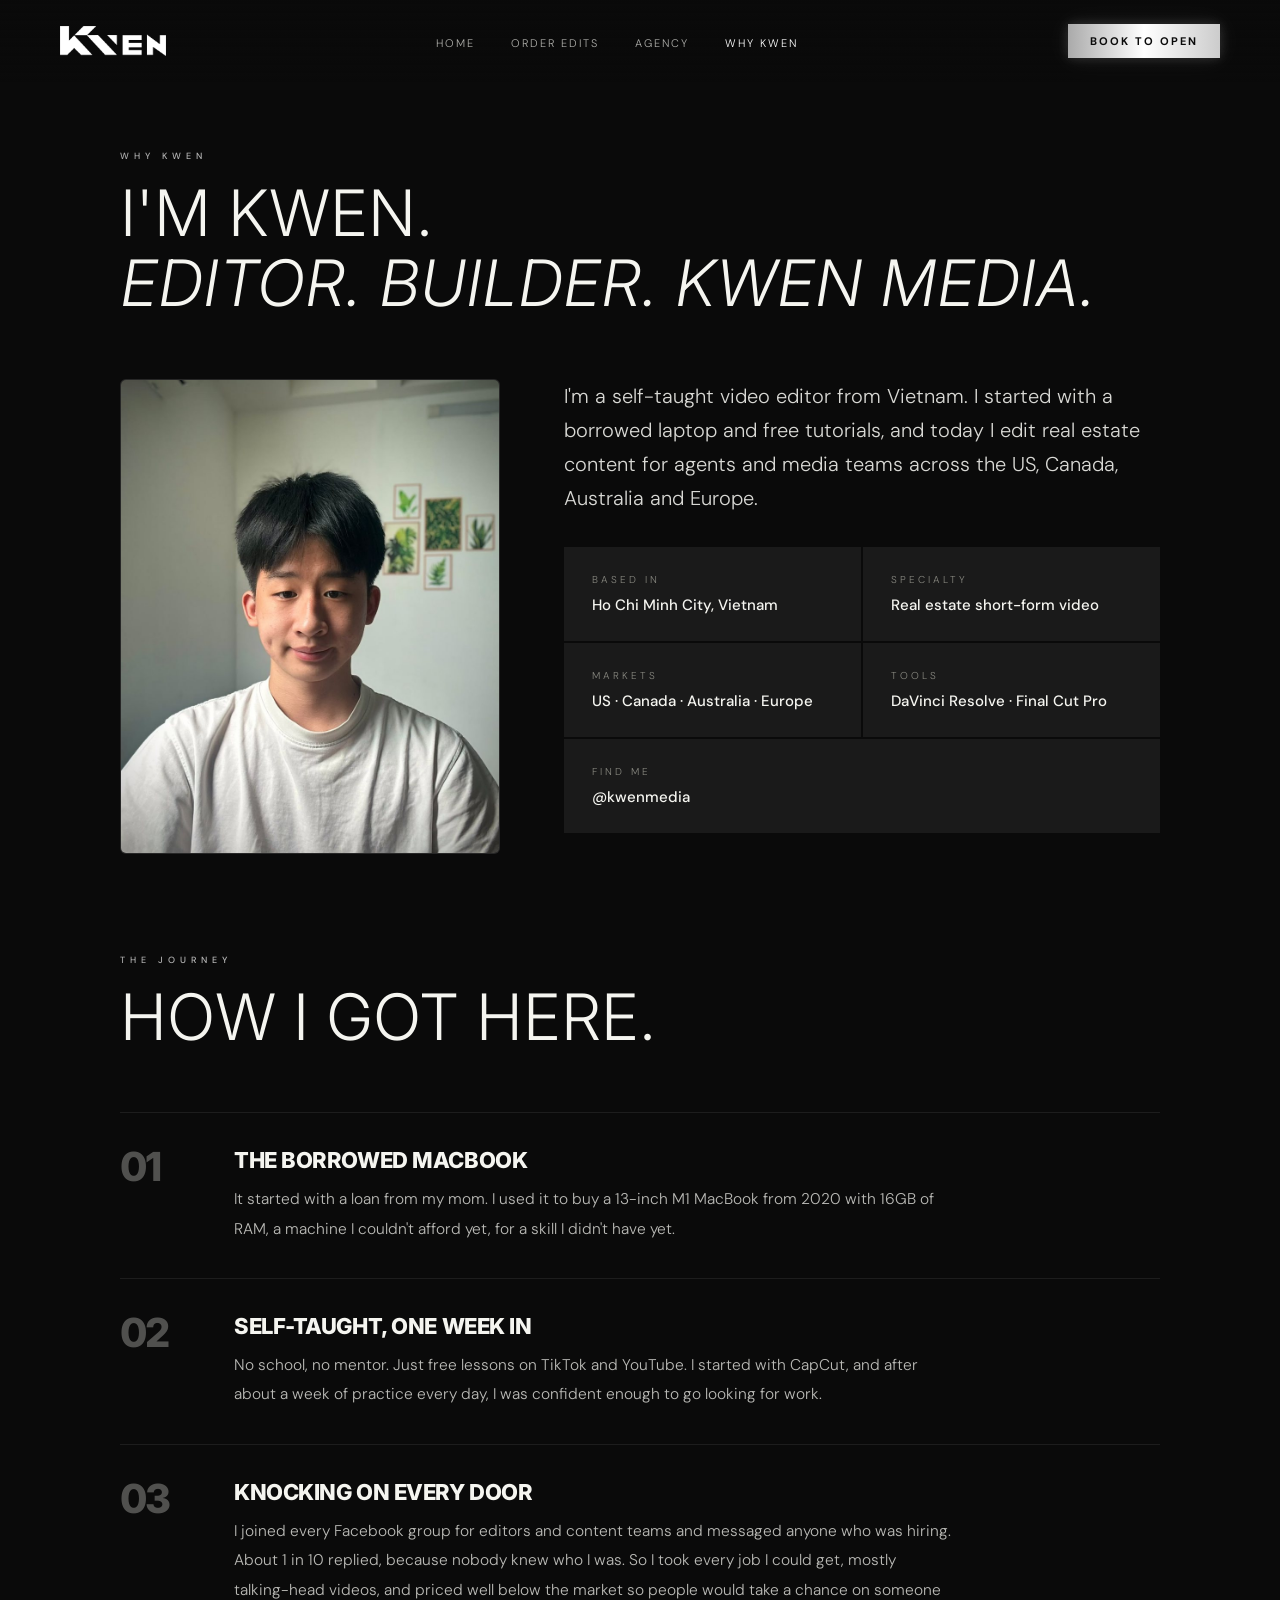
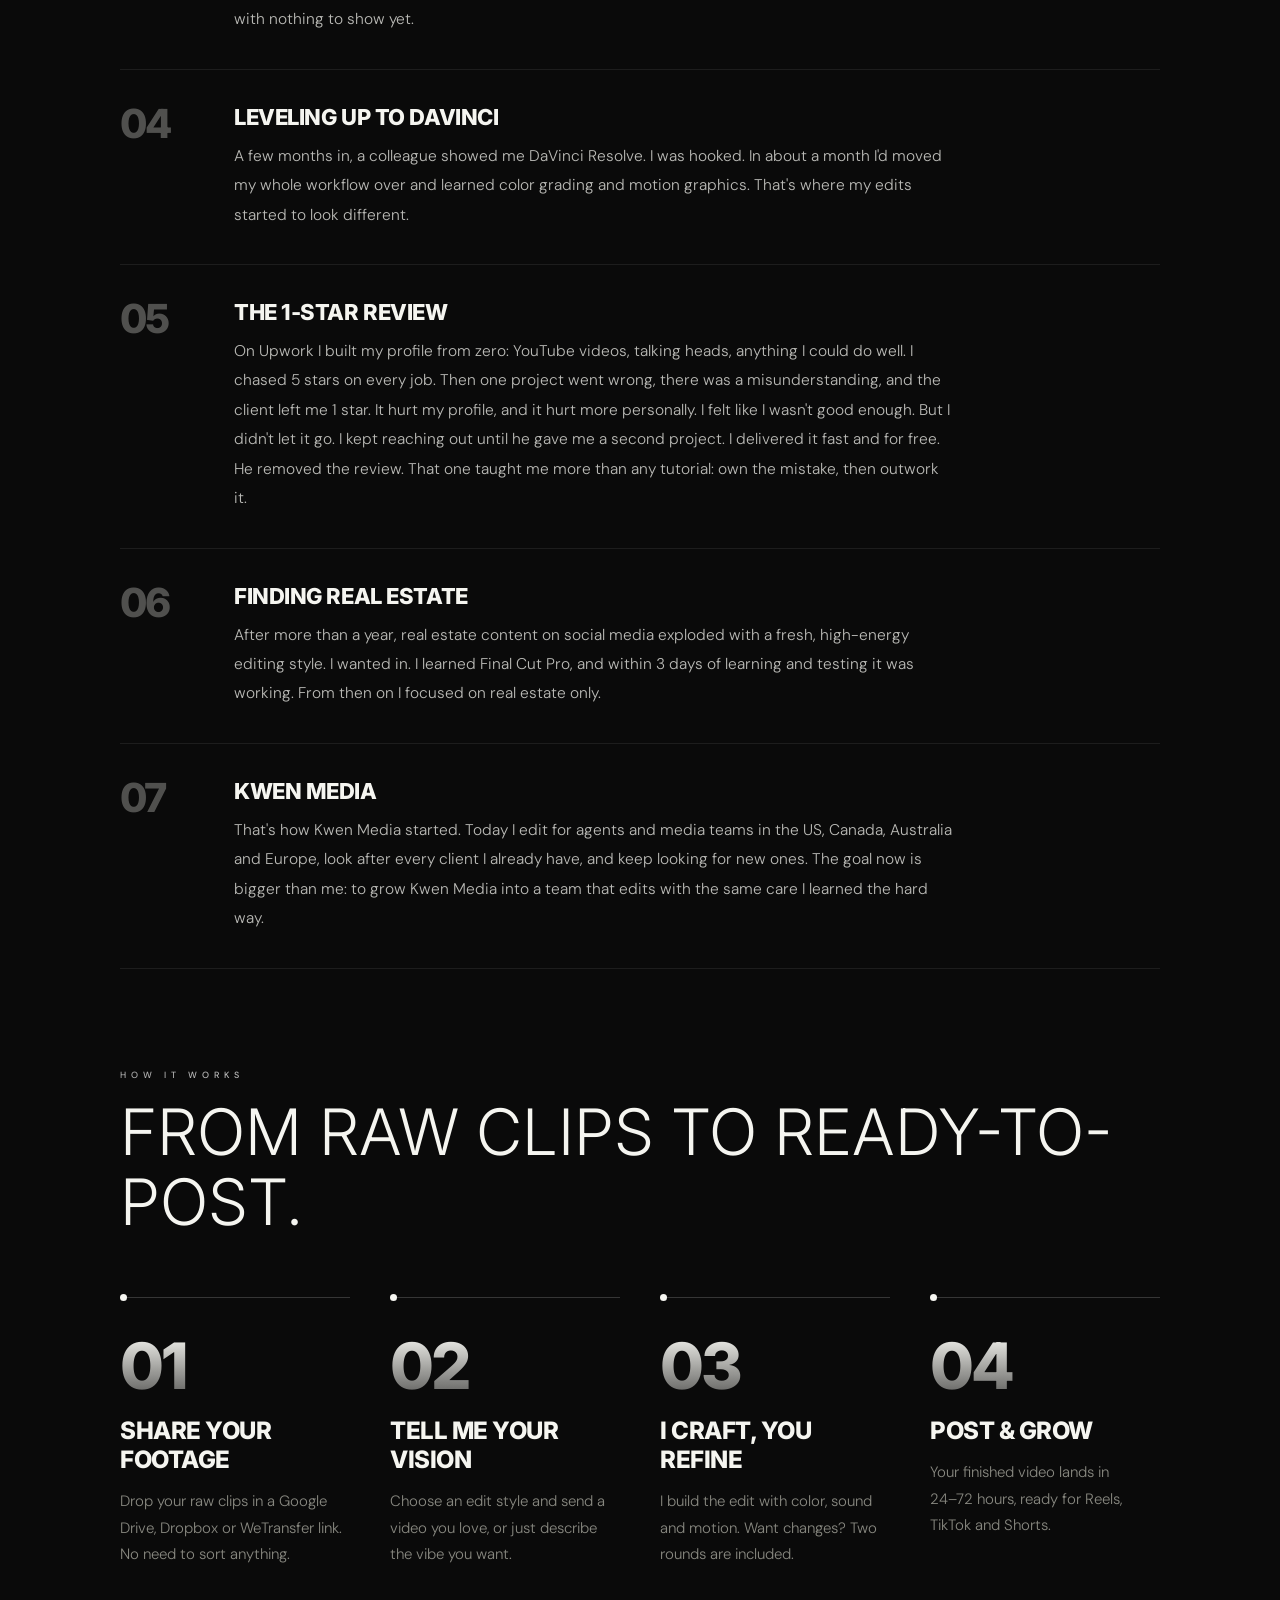
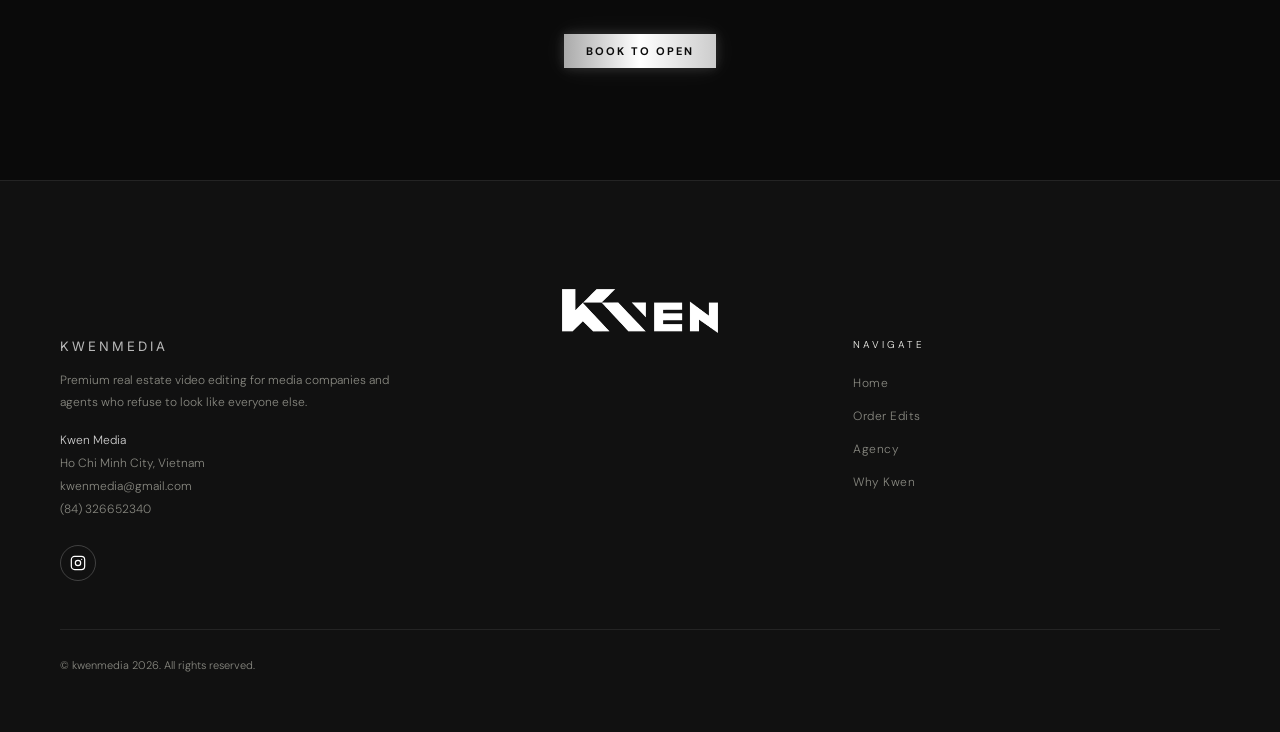
<file: about.html>
<!DOCTYPE html>
<html lang="en">
<head>
  <meta charset="UTF-8" />
  <meta name="viewport" content="width=device-width, initial-scale=1.0" />
  <title>Why Kwen | kwenmedia</title>
  <link rel="preconnect" href="https://fonts.googleapis.com" />
  <link href="https://fonts.googleapis.com/css2?family=Inter:ital,opsz,wght@0,14..32,100..900;1,14..32,100..900&family=DM+Sans:ital,wght@0,300;0,400;0,500;1,300&display=swap" rel="stylesheet" />
  <style>
    *, *::before, *::after { box-sizing: border-box; margin: 0; padding: 0; }

    :root {
      --black: #0a0a0a;
      --dark: #111111;
      --dark2: #1a1a1a;
      --gold: #ffffff;
      --gold-light: #cccccc;
      --gold-gradient: linear-gradient(90deg, #aaaaaa, #ffffff, #cccccc, #ffffff, #aaaaaa);
      --white: #f5f5f0;
      --gray: #888880;
      --border: rgba(255,255,255,0.08);
    }

    /* Gold gradient utility */
    .gold-text {
      background: var(--gold-gradient);
      background-size: 200% auto;
      -webkit-background-clip: text;
      -webkit-text-fill-color: transparent;
      background-clip: text;
      animation: gold-shift 4s linear infinite;
      
    }
    @keyframes gold-shift {
      0% { background-position: 0% center; }
      100% { background-position: 200% center; }
    }

    html { scroll-behavior: smooth; }

    body {
      background: var(--black);
      color: var(--white);
      font-family: 'DM Sans', sans-serif;
      font-weight: 300;
      overflow-x: hidden;
    }

    /* ── NAV ── */
    nav {
      position: fixed; top: 0; left: 0; right: 0; z-index: 100;
      display: flex; align-items: center; justify-content: space-between;
      padding: 24px 60px;
      background: linear-gradient(to bottom, rgba(10,10,10,0.95), transparent);
      transition: background 0.3s;
    }
    nav.scrolled { background: rgba(10,10,10,0.97); }

    .nav-logo {
      font-family: 'Inter', sans-serif;
      font-size: 22px; font-weight: 400; letter-spacing: 2px;
      color: var(--white); text-decoration: none;
      text-transform: uppercase;
      display: flex; align-items: center; gap: 10px;
    }
    .nav-logo span {
      background: var(--gold-gradient); background-size: 200% auto;
      -webkit-background-clip: text; -webkit-text-fill-color: transparent;
      background-clip: text; animation: gold-shift 4s linear infinite;
      
    }

    .nav-links { display: flex; gap: 36px; list-style: none; }
    .nav-links a {
      color: rgba(245,245,240,0.7); text-decoration: none;
      font-size: 11px; letter-spacing: 2px; text-transform: uppercase;
      transition: color 0.2s;
    }
    .nav-links a:hover { color: var(--white); }

    .nav-ctas { display: flex; gap: 12px; }
    .btn-outline {
      padding: 10px 22px; border: 1px solid rgba(255,255,255,0.3);
      color: var(--white); font-family: 'DM Sans', sans-serif;
      font-size: 11px; letter-spacing: 2px; text-transform: uppercase;
      text-decoration: none; transition: all 0.2s; cursor: pointer;
      background: transparent;
    }
    .btn-outline:hover { border-color: var(--white); color: var(--white); }

    .btn-gold {
      padding: 10px 22px;
      background: linear-gradient(90deg, #aaaaaa, #ffffff, #cccccc, #ffffff, #aaaaaa);
      background-size: 200% auto;
      color: var(--black); font-family: 'DM Sans', sans-serif;
      font-size: 11px; letter-spacing: 2px; text-transform: uppercase;
      text-decoration: none; font-weight: 700; cursor: pointer;
      border: none;
      box-shadow: 0 0 12px rgba(255,255,255,0.15), 0 0 28px rgba(255,255,255,0.08);
      animation: gold-shift 4s linear infinite;
      transition: box-shadow 0.3s, transform 0.2s;
    }
    .btn-gold:hover {
      box-shadow: 0 0 12px rgba(255,255,255,0.15), 0 0 28px rgba(255,255,255,0.08);
      transform: translateY(-2px);
    }

    /* ── HERO ── */
    .hero {
      position: relative; height: 100vh; min-height: 700px;
      display: flex; flex-direction: column;
      align-items: center; justify-content: center; text-align: center;
      overflow: hidden;
    }

    .hero-video {
      position: absolute; inset: 0; width: 100%; height: 100%;
      object-fit: cover; opacity: 0.35;
    }
    .hero-overlay {
      position: absolute; inset: 0;
      background: linear-gradient(to bottom, rgba(10,10,10,0.3) 0%, rgba(10,10,10,0.5) 60%, var(--black) 100%);
    }

    .hero-content { position: relative; z-index: 2; max-width: 800px; padding: 0 24px; }
    .hero-eyebrow {
      font-size: 10px; letter-spacing: 5px; text-transform: uppercase;
      background: var(--gold-gradient); background-size: 200% auto;
      -webkit-background-clip: text; -webkit-text-fill-color: transparent;
      background-clip: text; animation: gold-shift 4s linear infinite;
      margin-bottom: 24px; font-weight: 500;
      
    }
    .hero-title {
      font-family: 'Inter', sans-serif;
      font-size: clamp(52px, 8vw, 96px); font-weight: 300; line-height: 1.0;
      margin-bottom: 24px; letter-spacing: -1px;
    }
    .hero-title em {
      font-style: italic;
      background: var(--gold-gradient);
      background-size: 200% auto;
      -webkit-background-clip: text;
      -webkit-text-fill-color: transparent;
      background-clip: text;
      animation: gold-shift 4s linear infinite;
      
    }
    .hero-sub {
      font-size: 13px; letter-spacing: 1px; color: rgba(245,245,240,0.65);
      max-width: 480px; margin: 0 auto 40px; line-height: 1.8;
    }
    .hero-btns { display: flex; gap: 16px; justify-content: center; flex-wrap: wrap; }

    .hero-scroll {
      position: absolute; bottom: 40px; left: 50%; transform: translateX(-50%);
      z-index: 2; display: flex; flex-direction: column; align-items: center; gap: 8px;
      font-size: 9px; letter-spacing: 3px; color: rgba(255,255,255,0.4);
      text-transform: uppercase;
      animation: bounce 2s ease-in-out infinite;
    }
    .hero-scroll::after {
      content: ''; display: block; width: 1px; height: 40px;
      background: linear-gradient(to bottom, rgba(255,255,255,0.4), transparent);
    }
    @keyframes bounce {
      0%, 100% { transform: translateX(-50%) translateY(0); }
      50% { transform: translateX(-50%) translateY(6px); }
    }

    /* ── SECTION COMMONS ── */
    section { padding: 100px 60px; }
    .section-label {
      font-size: 9px; letter-spacing: 5px; text-transform: uppercase;
      background: var(--gold-gradient); background-size: 200% auto;
      -webkit-background-clip: text; -webkit-text-fill-color: transparent;
      background-clip: text; animation: gold-shift 4s linear infinite;
      margin-bottom: 16px; font-weight: 500;
      
    }
    .section-title {
      font-family: 'Inter', sans-serif;
      font-size: clamp(36px, 5vw, 64px); font-weight: 300; line-height: 1.1;
      margin-bottom: 60px;
    }

    /* ── ALA CARTE ── */
    .alacarte { background: var(--dark); }
    .alacarte-header { text-align: center; }

    .packages-grid {
      display: grid;
      grid-template-columns: repeat(auto-fit, minmax(280px, 1fr));
      gap: 2px; max-width: 1400px; margin: 0 auto;
    }

    .package-card {
      background: var(--dark2); padding: 0;
      overflow: hidden; cursor: pointer; transition: transform 0.3s;
      position: relative;
    }
    .package-card:hover { transform: translateY(-4px); }
    .package-card:hover .pkg-overlay { opacity: 1; }

    .pkg-video-wrap { position: relative; aspect-ratio: 9/16; overflow: hidden; }
    .pkg-video-wrap video { width: 100%; height: 100%; object-fit: cover; }
    .pkg-overlay {
      position: absolute; inset: 0;
      background: linear-gradient(to top, rgba(0,0,0,0.9) 0%, transparent 50%);
      opacity: 0.7; transition: opacity 0.3s;
    }
    .pkg-info {
      position: absolute; bottom: 0; left: 0; right: 0;
      padding: 24px; z-index: 2;
    }
    .pkg-name {
      font-family: 'Inter', sans-serif;
      font-size: 24px; font-weight: 400; margin-bottom: 4px;
    }
    .pkg-price {
      background: var(--gold-gradient); background-size: 200% auto;
      -webkit-background-clip: text; -webkit-text-fill-color: transparent;
      background-clip: text; animation: gold-shift 4s linear infinite;
      font-size: 18px; font-weight: 600; margin-bottom: 12px;
      
    }
    .pkg-features { list-style: none; margin-bottom: 16px; }
    .pkg-features li {
      font-size: 11px; color: rgba(255,255,255,0.6);
      letter-spacing: 0.5px; margin-bottom: 4px;
      padding-left: 14px; position: relative;
    }
    .pkg-features li::before {
      content: '—'; position: absolute; left: 0;
      color: var(--white); font-size: 10px;
    }
    .pkg-select {
      display: inline-block; padding: 8px 20px;
      border: 1px solid rgba(255,255,255,0.4); color: var(--white);
      font-size: 10px; letter-spacing: 2px; text-transform: uppercase;
      background: transparent; cursor: pointer; transition: all 0.2s;
      font-family: 'DM Sans', sans-serif;
    }
    .pkg-select:hover { background: var(--white); color: var(--black); }

    .custom-quote {
      text-align: center; margin-top: 48px;
      color: rgba(245,245,240,0.5); font-size: 13px;
    }
    .custom-quote a { color: var(--white); text-decoration: none; }
    .custom-quote a:hover { text-decoration: underline; }

    /* ── BLACK LABEL ── */
    .black-label { background: var(--black); }
    .bl-grid {
      display: grid; grid-template-columns: 1fr 1fr;
      gap: 80px; max-width: 1200px; margin: 0 auto;
      align-items: start;
    }
    .bl-features { display: flex; flex-direction: column; gap: 0; }
    .bl-feature {
      padding: 32px 0; border-bottom: 1px solid var(--border);
      display: flex; gap: 24px; align-items: flex-start;
    }
    .bl-num {
      font-family: 'Inter', sans-serif;
      font-size: 48px; font-weight: 300; background: var(--gold-gradient); background-size: 200% auto;
      -webkit-background-clip: text; -webkit-text-fill-color: transparent;
      background-clip: text; animation: gold-shift 4s linear infinite;
      opacity: 0.3;
      line-height: 1; flex-shrink: 0; width: 60px;
    }
    .bl-feature-title {
      font-family: 'Inter', sans-serif;
      font-size: 22px; font-weight: 400; margin-bottom: 8px;
    }
    .bl-feature-desc { font-size: 12px; color: var(--gray); line-height: 1.8; }

    .bl-ctas { display: flex; flex-direction: column; gap: 12px; margin-top: 48px; }
    .bl-ctas a { text-align: center; }

    /* ── STATS ── */
    .stats { background: var(--dark); padding: 80px 60px; }
    .stats-inner {
      max-width: 1000px; margin: 0 auto;
      display: grid; grid-template-columns: repeat(3, 1fr);
      gap: 2px;
    }
    .stat-item {
      background: var(--dark2); padding: 48px;
      text-align: center;
    }
    .stat-num {
      font-family: 'Inter', sans-serif;
      font-size: 64px; font-weight: 700; line-height: 1; margin-bottom: 8px;
      background: var(--gold-gradient); background-size: 200% auto;
      -webkit-background-clip: text; -webkit-text-fill-color: transparent;
      background-clip: text; animation: gold-shift 4s linear infinite;
      
    }
    .stat-label { font-size: 10px; letter-spacing: 3px; text-transform: uppercase; color: var(--gray); }

    /* ── LOGOS ── */
    .logos-section { background: var(--black); padding: 60px; overflow: hidden; }
    .logos-label { text-align: center; font-size: 10px; letter-spacing: 4px; text-transform: uppercase; color: var(--gray); margin-bottom: 40px; }
    .logos-track-wrap { overflow: hidden; }
    .logos-track {
      display: flex; gap: 60px; align-items: center;
      animation: marquee 25s linear infinite;
      width: max-content;
    }
    .logos-track:hover { animation-play-state: paused; }
    .logo-item {
      font-family: 'Inter', sans-serif;
      font-size: 18px; font-weight: 300; letter-spacing: 2px;
      color: rgba(255,255,255,0.2); white-space: nowrap;
      text-transform: uppercase; flex-shrink: 0;
    }
    @keyframes marquee {
      0% { transform: translateX(0); }
      100% { transform: translateX(-50%); }
    }

    /* ── TESTIMONIALS ── */
    .testimonials { background: var(--dark); }
    .testimonials .section-title { text-align: center; }
    .testimonials-grid {
      display: grid; grid-template-columns: repeat(auto-fit, minmax(300px, 1fr));
      gap: 2px; max-width: 1200px; margin: 0 auto;
    }
    .testimonial {
      background: var(--dark2); padding: 48px;
    }
    .testimonial-quote {
      font-family: 'Inter', sans-serif;
      font-size: 18px; font-weight: 300; font-style: italic;
      line-height: 1.7; color: rgba(245,245,240,0.85);
      margin-bottom: 28px;
    }
    .testimonial-quote::before { content: '\201C'; color: var(--white); font-size: 28px; }
    .testimonial-name { font-size: 12px; font-weight: 600; letter-spacing: 1px; margin-bottom: 4px; }
    .testimonial-company { font-size: 11px; color: var(--gray); letter-spacing: 1px; }

    /* ── CTA FOOTER ── */
    .cta-section {
      position: relative; padding: 140px 60px;
      text-align: center; overflow: hidden;
    }
    .cta-video {
      position: absolute; inset: 0; width: 100%; height: 100%;
      object-fit: cover; opacity: 0.2;
    }
    .cta-overlay {
      position: absolute; inset: 0;
      background: linear-gradient(to bottom, var(--black), rgba(10,10,10,0.7), var(--black));
    }
    .cta-content { position: relative; z-index: 2; }
    .cta-title {
      font-family: 'Inter', sans-serif;
      font-size: clamp(36px, 6vw, 72px); font-weight: 300;
      margin-bottom: 16px;
    }
    .cta-sub { font-size: 13px; color: var(--gray); margin-bottom: 40px; }
    .cta-btns { display: flex; gap: 16px; justify-content: center; flex-wrap: wrap; margin-bottom: 16px; }
    .cta-alt { font-size: 12px; color: var(--gray); }
    .cta-alt a { color: var(--white); text-decoration: none; }

    /* ── FOOTER ── */
    footer {
      background: var(--dark); padding: 60px;
      border-top: 1px solid var(--border);
    }
    .footer-inner {
      max-width: 1200px; margin: 0 auto;
      display: grid; grid-template-columns: 2fr 1fr; gap: 60px;
      margin-bottom: 48px;
    }
    .footer-logo {
      font-family: 'Inter', sans-serif;
      font-size: 24px; font-weight: 400; letter-spacing: 2px;
      text-transform: uppercase; color: var(--white); margin-bottom: 16px;
    }
    .footer-logo span {
      background: var(--gold-gradient); background-size: 200% auto;
      -webkit-background-clip: text; -webkit-text-fill-color: transparent;
      background-clip: text; animation: gold-shift 4s linear infinite;
    }
    .footer-desc { font-size: 12px; color: var(--gray); line-height: 1.8; max-width: 360px; margin-bottom: 24px; }
    .footer-social a {
      color: var(--white); font-size: 11px; letter-spacing: 2px;
      text-transform: uppercase; text-decoration: none;
    }
    .footer-nav-title {
      font-size: 10px; letter-spacing: 3px; text-transform: uppercase;
      color: var(--white); margin-bottom: 20px;
    }
    .footer-nav-links { list-style: none; }
    .footer-nav-links li { margin-bottom: 12px; }
    .footer-nav-links a {
      color: var(--gray); font-size: 12px; text-decoration: none;
      transition: color 0.2s; letter-spacing: 0.5px;
    }
    .footer-nav-links a:hover { color: var(--white); }
    .footer-bottom {
      border-top: 1px solid var(--border); padding-top: 28px;
      display: flex; justify-content: space-between; align-items: center;
      font-size: 11px; color: var(--gray);
    }
    .footer-bottom a { color: var(--gray); text-decoration: none; }
    .footer-bottom a:hover { color: var(--white); }

    /* ── MOBILE ── */
    @media (max-width: 768px) {
      nav { padding: 20px 24px; }
      .nav-links { display: none; }
      section { padding: 80px 24px; }
      .bl-grid { grid-template-columns: 1fr; gap: 40px; }
      .stats-inner { grid-template-columns: 1fr; }
      .footer-inner { grid-template-columns: 1fr; }
      .footer-bottom { flex-direction: column; gap: 12px; text-align: center; }
      .logos-section { padding: 60px 0; }
      .cta-section { padding: 100px 24px; }
      footer { padding: 60px 24px; }
    }

    /* ── FADE IN ── */
    .fade-in { opacity: 0; transform: translateY(24px); transition: opacity 0.7s ease, transform 0.7s ease; }
    .fade-in.visible { opacity: 1; transform: none; }
  
    /* ── WORK SHOWCASE ── */
    .work-showcase { background: var(--black); padding: 100px 0 100px 60px; }
    .showcase-track-wrap { overflow-x: auto; cursor: grab; user-select: none; }
    .showcase-track-wrap::-webkit-scrollbar { height: 2px; }
    .showcase-track-wrap::-webkit-scrollbar-track { background: var(--dark2); }
    .showcase-track-wrap::-webkit-scrollbar-thumb { background: var(--gold); }
    .showcase-track-wrap:active { cursor: grabbing; }
    .showcase-track {
      display: flex; gap: 16px;
      width: max-content; padding-right: 60px;
    }
    .showcase-item { flex-shrink: 0; width: 260px; }
    .showcase-video-wrap {
      position: relative; aspect-ratio: 9/16;
      overflow: hidden; background: var(--dark2);
    }
    .showcase-video-wrap video { width: 100%; height: 100%; object-fit: cover; }
    .showcase-overlay {
      position: absolute; inset: 0;
      background: linear-gradient(to top, rgba(0,0,0,0.5) 0%, transparent 50%);
    }
    .showcase-label {
      margin-top: 12px;
      font-size: 10px; letter-spacing: 2px; text-transform: uppercase;
      color: var(--gray);
    }
    
    .section-title { text-transform: uppercase; }
    .cta-title { text-transform: uppercase; }
    .hero-title { text-transform: uppercase; }
    .bl-feature-title { text-transform: uppercase; }
    .pkg-name { text-transform: uppercase; }
    .showcase-item .showcase-label { text-transform: uppercase; }
    .stat-label { text-transform: uppercase; }
    .footer-nav-title { text-transform: uppercase; }
    .footer-logo { text-transform: uppercase; }
    /* opsz-global: Inter 18pt optical size everywhere */
    html { font-optical-sizing: none; font-variation-settings: 'opsz' 18; }
    /* ── ABOUT PAGE ── */
    .ab-intro { display: grid; grid-template-columns: minmax(0, 380px) minmax(0, 1fr); gap: 64px; align-items: start; margin-top: 56px; }
    .ab-photo {
      margin: 0; aspect-ratio: 4/5; background: var(--dark2); border: 1px solid rgba(255,255,255,.06);
      border-radius: 6px; overflow: hidden; display: grid; place-items: center;
    }
    .ab-photo img { width: 100%; height: 100%; object-fit: cover; }
    .ab-photo img.ab-photo-ph { width: 46%; height: auto; object-fit: contain; opacity: .18; }
    .ab-lead { font-size: 20px; line-height: 1.7; color: rgba(245,245,240,.88); margin-bottom: 32px; }
    .ab-facts { display: grid; grid-template-columns: 1fr 1fr; gap: 2px; }
    .ab-fact { background: var(--dark2); padding: 26px 28px; }
    .ab-fact span { display: block; font-size: 10px; letter-spacing: 3px; text-transform: uppercase; color: var(--gray); margin-bottom: 8px; }
    .ab-fact b { font-size: 15px; font-weight: 500; }
    .ab-fact:last-child { grid-column: 1 / -1; }
    .ab-fact a { color: var(--white); text-decoration: none; }
    .ab-chs { position: relative; }
    .ab-ch { display: grid; grid-template-columns: 90px minmax(0, 1fr); gap: 24px; padding: 34px 0; border-top: 1px solid var(--border); }
    .ab-ch:last-child { border-bottom: 1px solid var(--border); }
    .ab-n { font-family: 'Inter', sans-serif; font-weight: 800; font-size: 40px; line-height: 1; letter-spacing: -0.04em; color: rgba(245,245,240,.3); }
    .ab-ch h3 { font-family: 'Inter', sans-serif; font-weight: 800; font-size: 22px; text-transform: uppercase; letter-spacing: -0.02em; margin-bottom: 12px; }
    .ab-ch p { color: rgba(245,245,240,.75); font-size: 15.5px; line-height: 1.9; max-width: 720px; }
    .ab-vals { display: grid; grid-template-columns: repeat(3, minmax(0, 1fr)); gap: 2px; }
    .ab-val { background: var(--dark2); padding: 36px 32px; }
    .ab-val h3 { font-family: 'Inter', sans-serif; font-weight: 700; font-size: 18px; margin-bottom: 12px; }
    .ab-val p { color: var(--gray); font-size: 14px; line-height: 1.8; }
    @media (max-width: 860px) {
      .ab, .ab-story, .ab-values { padding-left: 22px !important; padding-right: 22px !important; }
      .ab { padding-top: 120px !important; }
      .ab-intro { grid-template-columns: 1fr; gap: 32px; }
      .ab-photo { max-width: 420px; }
      .ab-lead { font-size: 17px; }
      .ab-facts { grid-template-columns: 1fr; }
      .ab-ch { grid-template-columns: 1fr; gap: 10px; }
      .ab-n { font-size: 30px; }
      .ab-vals { grid-template-columns: 1fr; }
    }
    .hw-steps { display: grid; grid-template-columns: repeat(4, minmax(0, 1fr)); gap: 40px; }
    .hw-line { display: block; position: relative; height: 1px; background: rgba(255,255,255,.18); margin-bottom: 36px; }
    .hw-line::before { content: ""; position: absolute; left: 0; top: -3px; width: 7px; height: 7px; border-radius: 50%; background: var(--white); }
    .hw-n {
      display: block; font-family: 'Inter', sans-serif; font-weight: 800; font-size: 64px; line-height: 1; letter-spacing: -0.04em;
      background: linear-gradient(180deg, #f5f5f0 0%, rgba(245,245,240,.35) 100%); -webkit-background-clip: text; background-clip: text; color: transparent;
      margin-bottom: 18px;
    }
    .hw-step h3 { font-family: 'Inter', sans-serif; font-weight: 800; font-size: 24px; text-transform: uppercase; letter-spacing: -0.02em; margin-bottom: 14px; }
    .hw-step p { color: var(--gray); font-size: 15px; line-height: 1.75; }
    @media (max-width: 960px) { .hw-steps { grid-template-columns: 1fr 1fr; gap: 48px 32px; } }
    @media (max-width: 560px) { .hw-steps { grid-template-columns: 1fr; gap: 40px; } .hw-n { font-size: 52px; } }
    </style>
  <link rel="stylesheet" href="contact.css" />
  <link rel="icon" href="favicon.ico" sizes="any" />
  <link rel="icon" type="image/png" sizes="32x32" href="favicon-32.png" />
  <link rel="icon" type="image/png" sizes="192x192" href="icon-192.png" />
  <link rel="apple-touch-icon" href="apple-touch-icon.png" />
  <meta name="theme-color" content="#0a0a0a" />
</head>
<body>

<nav id="navbar">
  <a href="index.html" class="nav-logo"><img src="logo.png" alt="Kwen Media" style="height:30px;width:auto;display:block;" /></a>
  <ul class="nav-links">
    <li><a href="index.html">Home</a></li>
    <li><a href="order.html" >Order Edits</a></li>
    <li><a href="agency.html" >Agency</a></li>
    <li><a href="about.html" style="color:#fff">Why Kwen</a></li>
  </ul>
  <div class="nav-ctas">
    <a href="https://www.instagram.com/kwenmedia/" target="_blank" class="btn-gold">Book to Open</a>
  </div>
</nav>


<section class="ab" style="padding:150px 60px 40px; max-width:1160px; margin:0 auto;">
  <div class="fade-in">
    <p class="section-label">Why Kwen</p>
    <h1 class="section-title">I'm Kwen.<br /><em>Editor. Builder. Kwen Media.</em></h1>
  </div>

  <div class="ab-intro fade-in">
    <figure class="ab-photo" aria-label="Portrait of Kwen">
      <img src="kwen.jpg" alt="Kwen, founder of Kwen Media" width="880" height="1100" />
    </figure>
    <div>
      <p class="ab-lead">I'm a self-taught video editor from Vietnam. I started with a borrowed laptop and free tutorials, and today I edit real estate content for agents and media teams across the US, Canada, Australia and Europe.</p>
      <div class="ab-facts"><div class="ab-fact"><span>Based in</span><b>Ho Chi Minh City, Vietnam</b></div><div class="ab-fact"><span>Specialty</span><b>Real estate short-form video</b></div><div class="ab-fact"><span>Markets</span><b>US · Canada · Australia · Europe</b></div><div class="ab-fact"><span>Tools</span><b>DaVinci Resolve · Final Cut Pro</b></div><div class="ab-fact"><span>Find me</span><b><a href="https://www.instagram.com/kwenmedia/" target="_blank" rel="noopener">@kwenmedia</a></b></div></div>
    </div>
  </div>
</section>

<section class="ab-story" style="padding:60px 60px 40px; max-width:1160px; margin:0 auto;">
  <div class="fade-in" style="margin-bottom:40px;">
    <p class="section-label">The journey</p>
    <h2 class="section-title">How I got here.</h2>
  </div>
  <div class="ab-chs">
      <article class="ab-ch fade-in">
        <span class="ab-n">01</span>
        <div><h3>The borrowed MacBook</h3><p>It started with a loan from my mom. I used it to buy a 13-inch M1 MacBook from 2020 with 16GB of RAM, a machine I couldn't afford yet, for a skill I didn't have yet.</p></div>
      </article>
      <article class="ab-ch fade-in">
        <span class="ab-n">02</span>
        <div><h3>Self-taught, one week in</h3><p>No school, no mentor. Just free lessons on TikTok and YouTube. I started with CapCut, and after about a week of practice every day, I was confident enough to go looking for work.</p></div>
      </article>
      <article class="ab-ch fade-in">
        <span class="ab-n">03</span>
        <div><h3>Knocking on every door</h3><p>I joined every Facebook group for editors and content teams and messaged anyone who was hiring. About 1 in 10 replied, because nobody knew who I was. So I took every job I could get, mostly talking-head videos, and priced well below the market so people would take a chance on someone with nothing to show yet.</p></div>
      </article>
      <article class="ab-ch fade-in">
        <span class="ab-n">04</span>
        <div><h3>Leveling up to DaVinci</h3><p>A few months in, a colleague showed me DaVinci Resolve. I was hooked. In about a month I'd moved my whole workflow over and learned color grading and motion graphics. That's where my edits started to look different.</p></div>
      </article>
      <article class="ab-ch fade-in">
        <span class="ab-n">05</span>
        <div><h3>The 1-star review</h3><p>On Upwork I built my profile from zero: YouTube videos, talking heads, anything I could do well. I chased 5 stars on every job. Then one project went wrong, there was a misunderstanding, and the client left me 1 star. It hurt my profile, and it hurt more personally. I felt like I wasn't good enough. But I didn't let it go. I kept reaching out until he gave me a second project. I delivered it fast and for free. He removed the review. That one taught me more than any tutorial: own the mistake, then outwork it.</p></div>
      </article>
      <article class="ab-ch fade-in">
        <span class="ab-n">06</span>
        <div><h3>Finding real estate</h3><p>After more than a year, real estate content on social media exploded with a fresh, high-energy editing style. I wanted in. I learned Final Cut Pro, and within 3 days of learning and testing it was working. From then on I focused on real estate only.</p></div>
      </article>
      <article class="ab-ch fade-in">
        <span class="ab-n">07</span>
        <div><h3>Kwen Media</h3><p>That's how Kwen Media started. Today I edit for agents and media teams in the US, Canada, Australia and Europe, look after every client I already have, and keep looking for new ones. The goal now is bigger than me: to grow Kwen Media into a team that edits with the same care I learned the hard way.</p></div>
      </article>
  </div>
</section>

<section class="ab-values" style="padding:60px 60px 120px; max-width:1160px; margin:0 auto;">
  <div class="fade-in" style="margin-bottom:48px;">
    <p class="section-label">How it works</p>
    <h2 class="section-title">From raw clips to ready-to-post.</h2>
  </div>
  <div class="hw-steps fade-in"><div class="hw-step"><span class="hw-line"></span><span class="hw-n">01</span><h3>Share your footage</h3><p>Drop your raw clips in a Google Drive, Dropbox or WeTransfer link. No need to sort anything.</p></div><div class="hw-step"><span class="hw-line"></span><span class="hw-n">02</span><h3>Tell me your vision</h3><p>Choose an edit style and send a video you love, or just describe the vibe you want.</p></div><div class="hw-step"><span class="hw-line"></span><span class="hw-n">03</span><h3>I craft, you refine</h3><p>I build the edit with color, sound and motion. Want changes? Two rounds are included.</p></div><div class="hw-step"><span class="hw-line"></span><span class="hw-n">04</span><h3>Post &amp; grow</h3><p>Your finished video lands in <span style="white-space:nowrap">24–72 hours</span>, ready for Reels, TikTok and Shorts.</p></div></div>
  <div class="fade-in" style="text-align:center;margin-top:72px;">
    <a href="#contact" class="btn-gold">Book to Open</a>
  </div>
</section>

<footer>
  <div style="text-align:center; padding: 48px 60px 0;">
    <img src="logo.png" alt="Kwen Media" style="height:44px;width:auto;" />
  </div>
  <div class="footer-inner">
    <div>
      <div class="footer-logo" style="font-size:13px;font-weight:400;letter-spacing:3px;color:rgba(255,255,255,0.7);margin-bottom:16px;">kwenmedia</div>
      <p class="footer-desc">Premium real estate video editing for media companies and agents who refuse to look like everyone else.</p>
      <div class="footer-contact" style="font-size:12px;color:var(--gray);line-height:1.9;margin:-8px 0 24px;">
        <div style="color:rgba(255,255,255,0.8);">Kwen Media</div>
        <div>Ho Chi Minh City, Vietnam</div>
        <div><a href="mailto:kwenmedia@gmail.com" style="color:inherit;text-decoration:none;">kwenmedia@gmail.com</a></div>
        <div><a href="tel:+84326652340" style="color:inherit;text-decoration:none;">(84) 326652340</a></div>
      </div>
      <div class="footer-social">
        <a href="https://www.instagram.com/kwenmedia/" target="_blank"
           style="display:inline-flex;align-items:center;justify-content:center;width:36px;height:36px;border:1px solid rgba(255,255,255,0.2);border-radius:50%;text-decoration:none;transition:border-color 0.2s;"
           onmouseover="this.style.borderColor='rgba(255,255,255,0.6)'"
           onmouseout="this.style.borderColor='rgba(255,255,255,0.2)'">
          <svg xmlns="http://www.w3.org/2000/svg" width="16" height="16" viewBox="0 0 24 24" fill="none" stroke="white" stroke-width="1.8" stroke-linecap="round" stroke-linejoin="round">
            <rect x="2" y="2" width="20" height="20" rx="5" ry="5"/><circle cx="12" cy="12" r="4"/><circle cx="17.5" cy="6.5" r="1" fill="white" stroke="none"/>
          </svg>
        </a>
      </div>
    </div>
    <div>
      <div class="footer-nav-title">Navigate</div>
      <ul class="footer-nav-links">
        <li><a href="index.html">Home</a></li>
        <li><a href="order.html">Order Edits</a></li>
        <li><a href="agency.html">Agency</a></li>
        <li><a href="about.html">Why Kwen</a></li>
      </ul>
    </div>
  </div>
  <div class="footer-bottom">
    <span>© kwenmedia 2026. All rights reserved.</span>
  </div>
</footer>

<script>
  const navbar = document.getElementById('navbar');
  window.addEventListener('scroll', () => navbar.classList.toggle('scrolled', window.scrollY > 50));
  const observer = new IntersectionObserver(e => e.forEach(x => x.isIntersecting && x.target.classList.add('visible')), {threshold:0.1});
  document.querySelectorAll('.fade-in').forEach(el => observer.observe(el));
</script>
<script src="contact.js"></script>
</body>
</html>
</file>
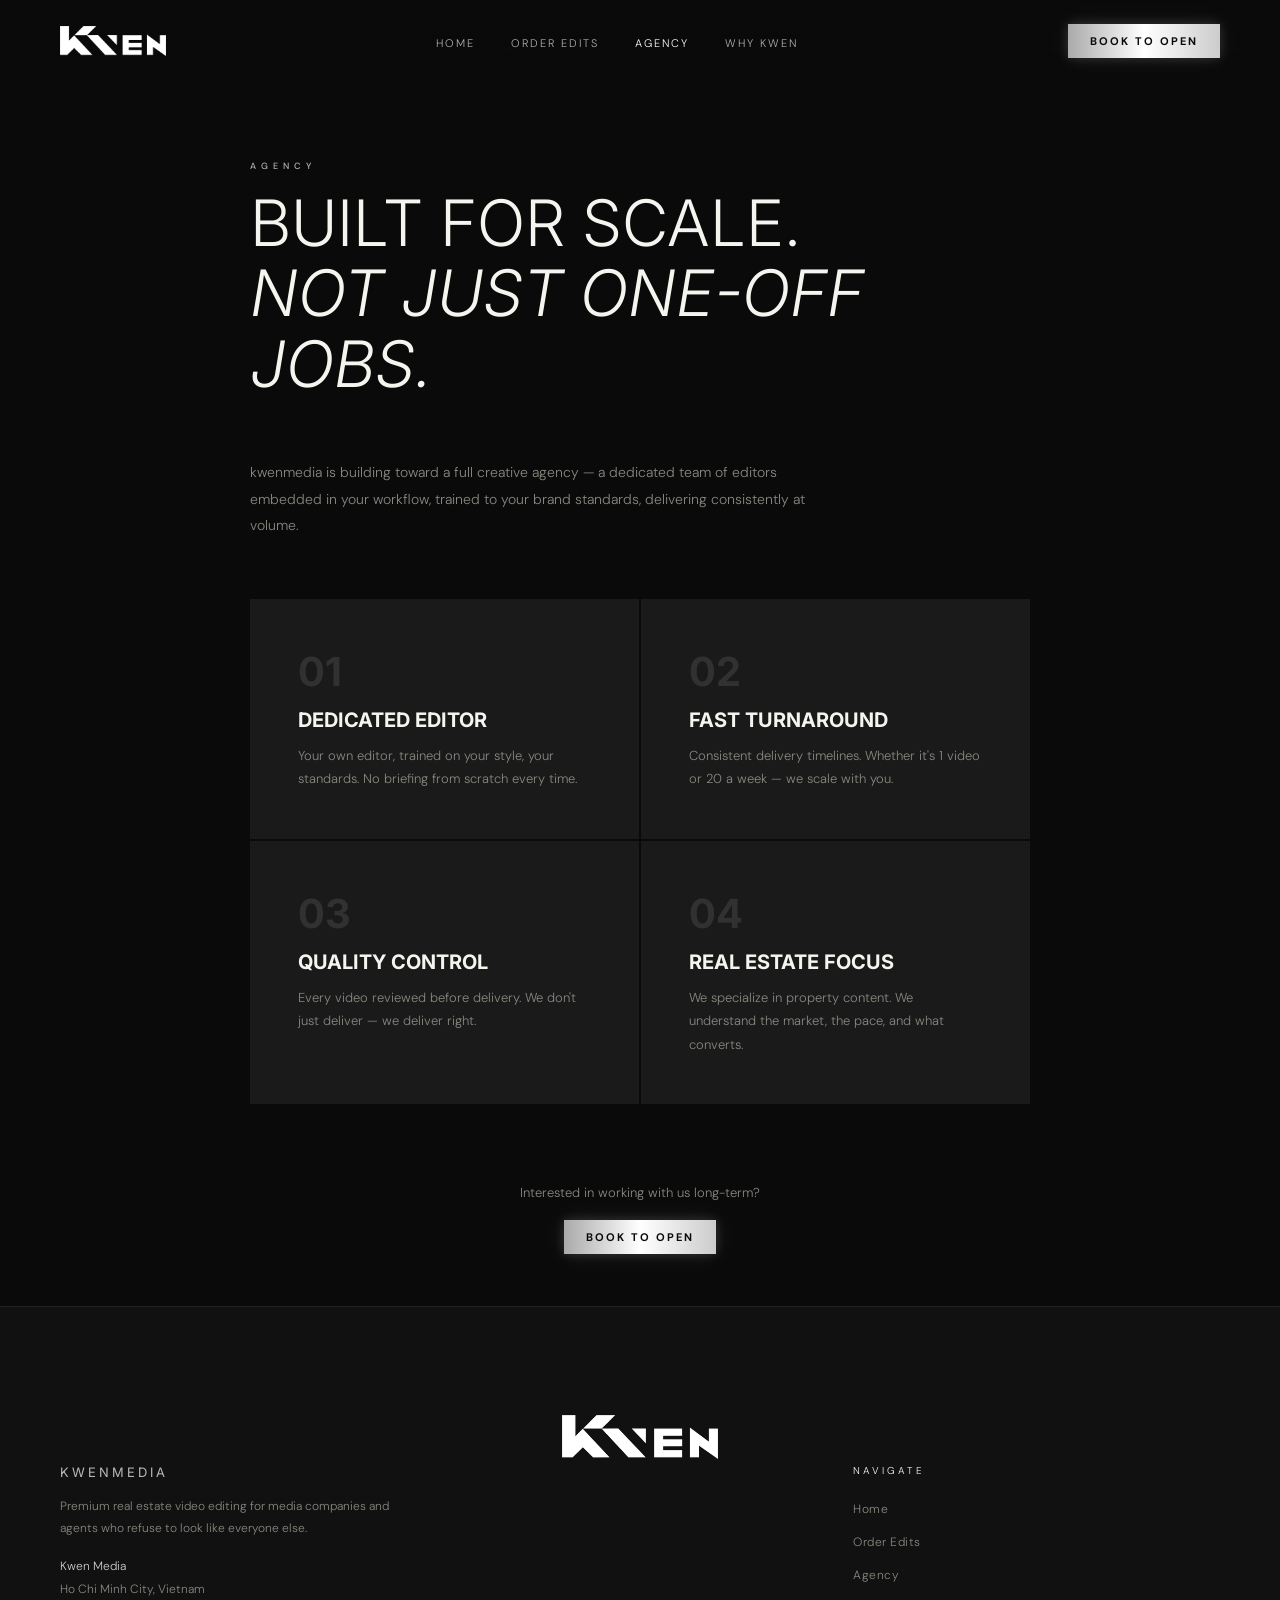
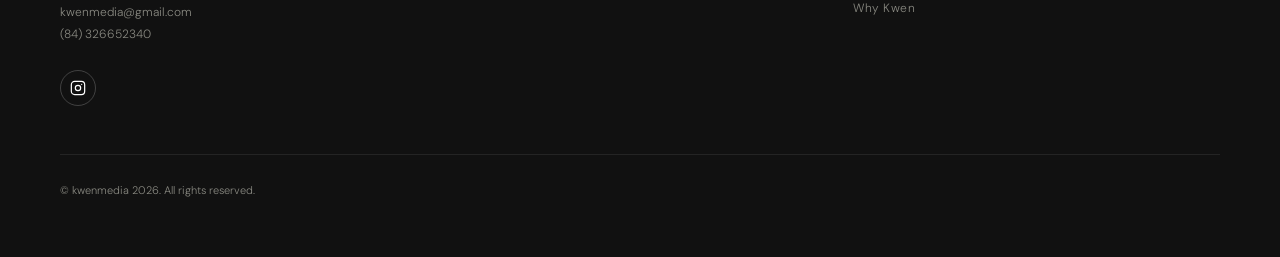
<file: agency.html>
<!DOCTYPE html>
<html lang="en">
<head>
  <meta charset="UTF-8" />
  <meta name="viewport" content="width=device-width, initial-scale=1.0" />
  <title>Agency | kwenmedia</title>
  <link rel="preconnect" href="https://fonts.googleapis.com" />
  <link href="https://fonts.googleapis.com/css2?family=Inter:ital,opsz,wght@0,14..32,100..900;1,14..32,100..900&family=DM+Sans:ital,wght@0,300;0,400;0,500;1,300&display=swap" rel="stylesheet" />
  <style>
    *, *::before, *::after { box-sizing: border-box; margin: 0; padding: 0; }

    :root {
      --black: #0a0a0a;
      --dark: #111111;
      --dark2: #1a1a1a;
      --gold: #ffffff;
      --gold-light: #cccccc;
      --gold-gradient: linear-gradient(90deg, #aaaaaa, #ffffff, #cccccc, #ffffff, #aaaaaa);
      --white: #f5f5f0;
      --gray: #888880;
      --border: rgba(255,255,255,0.08);
    }

    /* Gold gradient utility */
    .gold-text {
      background: var(--gold-gradient);
      background-size: 200% auto;
      -webkit-background-clip: text;
      -webkit-text-fill-color: transparent;
      background-clip: text;
      animation: gold-shift 4s linear infinite;
      
    }
    @keyframes gold-shift {
      0% { background-position: 0% center; }
      100% { background-position: 200% center; }
    }

    html { scroll-behavior: smooth; }

    body {
      background: var(--black);
      color: var(--white);
      font-family: 'DM Sans', sans-serif;
      font-weight: 300;
      overflow-x: hidden;
    }

    /* ── NAV ── */
    nav {
      position: fixed; top: 0; left: 0; right: 0; z-index: 100;
      display: flex; align-items: center; justify-content: space-between;
      padding: 24px 60px;
      background: linear-gradient(to bottom, rgba(10,10,10,0.95), transparent);
      transition: background 0.3s;
    }
    nav.scrolled { background: rgba(10,10,10,0.97); }

    .nav-logo {
      font-family: 'Inter', sans-serif;
      font-size: 22px; font-weight: 400; letter-spacing: 2px;
      color: var(--white); text-decoration: none;
      text-transform: uppercase;
      display: flex; align-items: center; gap: 10px;
    }
    .nav-logo span {
      background: var(--gold-gradient); background-size: 200% auto;
      -webkit-background-clip: text; -webkit-text-fill-color: transparent;
      background-clip: text; animation: gold-shift 4s linear infinite;
      
    }

    .nav-links { display: flex; gap: 36px; list-style: none; }
    .nav-links a {
      color: rgba(245,245,240,0.7); text-decoration: none;
      font-size: 11px; letter-spacing: 2px; text-transform: uppercase;
      transition: color 0.2s;
    }
    .nav-links a:hover { color: var(--white); }

    .nav-ctas { display: flex; gap: 12px; }
    .btn-outline {
      padding: 10px 22px; border: 1px solid rgba(255,255,255,0.3);
      color: var(--white); font-family: 'DM Sans', sans-serif;
      font-size: 11px; letter-spacing: 2px; text-transform: uppercase;
      text-decoration: none; transition: all 0.2s; cursor: pointer;
      background: transparent;
    }
    .btn-outline:hover { border-color: var(--white); color: var(--white); }

    .btn-gold {
      padding: 10px 22px;
      background: linear-gradient(90deg, #aaaaaa, #ffffff, #cccccc, #ffffff, #aaaaaa);
      background-size: 200% auto;
      color: var(--black); font-family: 'DM Sans', sans-serif;
      font-size: 11px; letter-spacing: 2px; text-transform: uppercase;
      text-decoration: none; font-weight: 700; cursor: pointer;
      border: none;
      box-shadow: 0 0 12px rgba(255,255,255,0.15), 0 0 28px rgba(255,255,255,0.08);
      animation: gold-shift 4s linear infinite;
      transition: box-shadow 0.3s, transform 0.2s;
    }
    .btn-gold:hover {
      box-shadow: 0 0 12px rgba(255,255,255,0.15), 0 0 28px rgba(255,255,255,0.08);
      transform: translateY(-2px);
    }

    /* ── HERO ── */
    .hero {
      position: relative; height: 100vh; min-height: 700px;
      display: flex; flex-direction: column;
      align-items: center; justify-content: center; text-align: center;
      overflow: hidden;
    }

    .hero-video {
      position: absolute; inset: 0; width: 100%; height: 100%;
      object-fit: cover; opacity: 0.35;
    }
    .hero-overlay {
      position: absolute; inset: 0;
      background: linear-gradient(to bottom, rgba(10,10,10,0.3) 0%, rgba(10,10,10,0.5) 60%, var(--black) 100%);
    }

    .hero-content { position: relative; z-index: 2; max-width: 800px; padding: 0 24px; }
    .hero-eyebrow {
      font-size: 10px; letter-spacing: 5px; text-transform: uppercase;
      background: var(--gold-gradient); background-size: 200% auto;
      -webkit-background-clip: text; -webkit-text-fill-color: transparent;
      background-clip: text; animation: gold-shift 4s linear infinite;
      margin-bottom: 24px; font-weight: 500;
      
    }
    .hero-title {
      font-family: 'Inter', sans-serif;
      font-size: clamp(52px, 8vw, 96px); font-weight: 300; line-height: 1.0;
      margin-bottom: 24px; letter-spacing: -1px;
    }
    .hero-title em {
      font-style: italic;
      background: var(--gold-gradient);
      background-size: 200% auto;
      -webkit-background-clip: text;
      -webkit-text-fill-color: transparent;
      background-clip: text;
      animation: gold-shift 4s linear infinite;
      
    }
    .hero-sub {
      font-size: 13px; letter-spacing: 1px; color: rgba(245,245,240,0.65);
      max-width: 480px; margin: 0 auto 40px; line-height: 1.8;
    }
    .hero-btns { display: flex; gap: 16px; justify-content: center; flex-wrap: wrap; }

    .hero-scroll {
      position: absolute; bottom: 40px; left: 50%; transform: translateX(-50%);
      z-index: 2; display: flex; flex-direction: column; align-items: center; gap: 8px;
      font-size: 9px; letter-spacing: 3px; color: rgba(255,255,255,0.4);
      text-transform: uppercase;
      animation: bounce 2s ease-in-out infinite;
    }
    .hero-scroll::after {
      content: ''; display: block; width: 1px; height: 40px;
      background: linear-gradient(to bottom, rgba(255,255,255,0.4), transparent);
    }
    @keyframes bounce {
      0%, 100% { transform: translateX(-50%) translateY(0); }
      50% { transform: translateX(-50%) translateY(6px); }
    }

    /* ── SECTION COMMONS ── */
    section { padding: 100px 60px; }
    .section-label {
      font-size: 9px; letter-spacing: 5px; text-transform: uppercase;
      background: var(--gold-gradient); background-size: 200% auto;
      -webkit-background-clip: text; -webkit-text-fill-color: transparent;
      background-clip: text; animation: gold-shift 4s linear infinite;
      margin-bottom: 16px; font-weight: 500;
      
    }
    .section-title {
      font-family: 'Inter', sans-serif;
      font-size: clamp(36px, 5vw, 64px); font-weight: 300; line-height: 1.1;
      margin-bottom: 60px;
    }

    /* ── ALA CARTE ── */
    .alacarte { background: var(--dark); }
    .alacarte-header { text-align: center; }

    .packages-grid {
      display: grid;
      grid-template-columns: repeat(auto-fit, minmax(280px, 1fr));
      gap: 2px; max-width: 1400px; margin: 0 auto;
    }

    .package-card {
      background: var(--dark2); padding: 0;
      overflow: hidden; cursor: pointer; transition: transform 0.3s;
      position: relative;
    }
    .package-card:hover { transform: translateY(-4px); }
    .package-card:hover .pkg-overlay { opacity: 1; }

    .pkg-video-wrap { position: relative; aspect-ratio: 9/16; overflow: hidden; }
    .pkg-video-wrap video { width: 100%; height: 100%; object-fit: cover; }
    .pkg-overlay {
      position: absolute; inset: 0;
      background: linear-gradient(to top, rgba(0,0,0,0.9) 0%, transparent 50%);
      opacity: 0.7; transition: opacity 0.3s;
    }
    .pkg-info {
      position: absolute; bottom: 0; left: 0; right: 0;
      padding: 24px; z-index: 2;
    }
    .pkg-name {
      font-family: 'Inter', sans-serif;
      font-size: 24px; font-weight: 400; margin-bottom: 4px;
    }
    .pkg-price {
      background: var(--gold-gradient); background-size: 200% auto;
      -webkit-background-clip: text; -webkit-text-fill-color: transparent;
      background-clip: text; animation: gold-shift 4s linear infinite;
      font-size: 18px; font-weight: 600; margin-bottom: 12px;
      
    }
    .pkg-features { list-style: none; margin-bottom: 16px; }
    .pkg-features li {
      font-size: 11px; color: rgba(255,255,255,0.6);
      letter-spacing: 0.5px; margin-bottom: 4px;
      padding-left: 14px; position: relative;
    }
    .pkg-features li::before {
      content: '—'; position: absolute; left: 0;
      color: var(--white); font-size: 10px;
    }
    .pkg-select {
      display: inline-block; padding: 8px 20px;
      border: 1px solid rgba(255,255,255,0.4); color: var(--white);
      font-size: 10px; letter-spacing: 2px; text-transform: uppercase;
      background: transparent; cursor: pointer; transition: all 0.2s;
      font-family: 'DM Sans', sans-serif;
    }
    .pkg-select:hover { background: var(--white); color: var(--black); }

    .custom-quote {
      text-align: center; margin-top: 48px;
      color: rgba(245,245,240,0.5); font-size: 13px;
    }
    .custom-quote a { color: var(--white); text-decoration: none; }
    .custom-quote a:hover { text-decoration: underline; }

    /* ── BLACK LABEL ── */
    .black-label { background: var(--black); }
    .bl-grid {
      display: grid; grid-template-columns: 1fr 1fr;
      gap: 80px; max-width: 1200px; margin: 0 auto;
      align-items: start;
    }
    .bl-features { display: flex; flex-direction: column; gap: 0; }
    .bl-feature {
      padding: 32px 0; border-bottom: 1px solid var(--border);
      display: flex; gap: 24px; align-items: flex-start;
    }
    .bl-num {
      font-family: 'Inter', sans-serif;
      font-size: 48px; font-weight: 300; background: var(--gold-gradient); background-size: 200% auto;
      -webkit-background-clip: text; -webkit-text-fill-color: transparent;
      background-clip: text; animation: gold-shift 4s linear infinite;
      opacity: 0.3;
      line-height: 1; flex-shrink: 0; width: 60px;
    }
    .bl-feature-title {
      font-family: 'Inter', sans-serif;
      font-size: 22px; font-weight: 400; margin-bottom: 8px;
    }
    .bl-feature-desc { font-size: 12px; color: var(--gray); line-height: 1.8; }

    .bl-ctas { display: flex; flex-direction: column; gap: 12px; margin-top: 48px; }
    .bl-ctas a { text-align: center; }

    /* ── STATS ── */
    .stats { background: var(--dark); padding: 80px 60px; }
    .stats-inner {
      max-width: 1000px; margin: 0 auto;
      display: grid; grid-template-columns: repeat(3, 1fr);
      gap: 2px;
    }
    .stat-item {
      background: var(--dark2); padding: 48px;
      text-align: center;
    }
    .stat-num {
      font-family: 'Inter', sans-serif;
      font-size: 64px; font-weight: 700; line-height: 1; margin-bottom: 8px;
      background: var(--gold-gradient); background-size: 200% auto;
      -webkit-background-clip: text; -webkit-text-fill-color: transparent;
      background-clip: text; animation: gold-shift 4s linear infinite;
      
    }
    .stat-label { font-size: 10px; letter-spacing: 3px; text-transform: uppercase; color: var(--gray); }

    /* ── LOGOS ── */
    .logos-section { background: var(--black); padding: 60px; overflow: hidden; }
    .logos-label { text-align: center; font-size: 10px; letter-spacing: 4px; text-transform: uppercase; color: var(--gray); margin-bottom: 40px; }
    .logos-track-wrap { overflow: hidden; }
    .logos-track {
      display: flex; gap: 60px; align-items: center;
      animation: marquee 25s linear infinite;
      width: max-content;
    }
    .logos-track:hover { animation-play-state: paused; }
    .logo-item {
      font-family: 'Inter', sans-serif;
      font-size: 18px; font-weight: 300; letter-spacing: 2px;
      color: rgba(255,255,255,0.2); white-space: nowrap;
      text-transform: uppercase; flex-shrink: 0;
    }
    @keyframes marquee {
      0% { transform: translateX(0); }
      100% { transform: translateX(-50%); }
    }

    /* ── TESTIMONIALS ── */
    .testimonials { background: var(--dark); }
    .testimonials .section-title { text-align: center; }
    .testimonials-grid {
      display: grid; grid-template-columns: repeat(auto-fit, minmax(300px, 1fr));
      gap: 2px; max-width: 1200px; margin: 0 auto;
    }
    .testimonial {
      background: var(--dark2); padding: 48px;
    }
    .testimonial-quote {
      font-family: 'Inter', sans-serif;
      font-size: 18px; font-weight: 300; font-style: italic;
      line-height: 1.7; color: rgba(245,245,240,0.85);
      margin-bottom: 28px;
    }
    .testimonial-quote::before { content: '\201C'; color: var(--white); font-size: 28px; }
    .testimonial-name { font-size: 12px; font-weight: 600; letter-spacing: 1px; margin-bottom: 4px; }
    .testimonial-company { font-size: 11px; color: var(--gray); letter-spacing: 1px; }

    /* ── CTA FOOTER ── */
    .cta-section {
      position: relative; padding: 140px 60px;
      text-align: center; overflow: hidden;
    }
    .cta-video {
      position: absolute; inset: 0; width: 100%; height: 100%;
      object-fit: cover; opacity: 0.2;
    }
    .cta-overlay {
      position: absolute; inset: 0;
      background: linear-gradient(to bottom, var(--black), rgba(10,10,10,0.7), var(--black));
    }
    .cta-content { position: relative; z-index: 2; }
    .cta-title {
      font-family: 'Inter', sans-serif;
      font-size: clamp(36px, 6vw, 72px); font-weight: 300;
      margin-bottom: 16px;
    }
    .cta-sub { font-size: 13px; color: var(--gray); margin-bottom: 40px; }
    .cta-btns { display: flex; gap: 16px; justify-content: center; flex-wrap: wrap; margin-bottom: 16px; }
    .cta-alt { font-size: 12px; color: var(--gray); }
    .cta-alt a { color: var(--white); text-decoration: none; }

    /* ── FOOTER ── */
    footer {
      background: var(--dark); padding: 60px;
      border-top: 1px solid var(--border);
    }
    .footer-inner {
      max-width: 1200px; margin: 0 auto;
      display: grid; grid-template-columns: 2fr 1fr; gap: 60px;
      margin-bottom: 48px;
    }
    .footer-logo {
      font-family: 'Inter', sans-serif;
      font-size: 24px; font-weight: 400; letter-spacing: 2px;
      text-transform: uppercase; color: var(--white); margin-bottom: 16px;
    }
    .footer-logo span {
      background: var(--gold-gradient); background-size: 200% auto;
      -webkit-background-clip: text; -webkit-text-fill-color: transparent;
      background-clip: text; animation: gold-shift 4s linear infinite;
    }
    .footer-desc { font-size: 12px; color: var(--gray); line-height: 1.8; max-width: 360px; margin-bottom: 24px; }
    .footer-social a {
      color: var(--white); font-size: 11px; letter-spacing: 2px;
      text-transform: uppercase; text-decoration: none;
    }
    .footer-nav-title {
      font-size: 10px; letter-spacing: 3px; text-transform: uppercase;
      color: var(--white); margin-bottom: 20px;
    }
    .footer-nav-links { list-style: none; }
    .footer-nav-links li { margin-bottom: 12px; }
    .footer-nav-links a {
      color: var(--gray); font-size: 12px; text-decoration: none;
      transition: color 0.2s; letter-spacing: 0.5px;
    }
    .footer-nav-links a:hover { color: var(--white); }
    .footer-bottom {
      border-top: 1px solid var(--border); padding-top: 28px;
      display: flex; justify-content: space-between; align-items: center;
      font-size: 11px; color: var(--gray);
    }
    .footer-bottom a { color: var(--gray); text-decoration: none; }
    .footer-bottom a:hover { color: var(--white); }

    /* ── MOBILE ── */
    @media (max-width: 768px) {
      nav { padding: 20px 24px; }
      .nav-links { display: none; }
      section { padding: 80px 24px; }
      .bl-grid { grid-template-columns: 1fr; gap: 40px; }
      .stats-inner { grid-template-columns: 1fr; }
      .footer-inner { grid-template-columns: 1fr; }
      .footer-bottom { flex-direction: column; gap: 12px; text-align: center; }
      .logos-section { padding: 60px 0; }
      .cta-section { padding: 100px 24px; }
      footer { padding: 60px 24px; }
    }

    /* ── FADE IN ── */
    .fade-in { opacity: 0; transform: translateY(24px); transition: opacity 0.7s ease, transform 0.7s ease; }
    .fade-in.visible { opacity: 1; transform: none; }
  
    /* ── WORK SHOWCASE ── */
    .work-showcase { background: var(--black); padding: 100px 0 100px 60px; }
    .showcase-track-wrap { overflow-x: auto; cursor: grab; user-select: none; }
    .showcase-track-wrap::-webkit-scrollbar { height: 2px; }
    .showcase-track-wrap::-webkit-scrollbar-track { background: var(--dark2); }
    .showcase-track-wrap::-webkit-scrollbar-thumb { background: var(--gold); }
    .showcase-track-wrap:active { cursor: grabbing; }
    .showcase-track {
      display: flex; gap: 16px;
      width: max-content; padding-right: 60px;
    }
    .showcase-item { flex-shrink: 0; width: 260px; }
    .showcase-video-wrap {
      position: relative; aspect-ratio: 9/16;
      overflow: hidden; background: var(--dark2);
    }
    .showcase-video-wrap video { width: 100%; height: 100%; object-fit: cover; }
    .showcase-overlay {
      position: absolute; inset: 0;
      background: linear-gradient(to top, rgba(0,0,0,0.5) 0%, transparent 50%);
    }
    .showcase-label {
      margin-top: 12px;
      font-size: 10px; letter-spacing: 2px; text-transform: uppercase;
      color: var(--gray);
    }
    
    .section-title { text-transform: uppercase; }
    .cta-title { text-transform: uppercase; }
    .hero-title { text-transform: uppercase; }
    .bl-feature-title { text-transform: uppercase; }
    .pkg-name { text-transform: uppercase; }
    .showcase-item .showcase-label { text-transform: uppercase; }
    .stat-label { text-transform: uppercase; }
    .footer-nav-title { text-transform: uppercase; }
    .footer-logo { text-transform: uppercase; }
    /* opsz-global: Inter 18pt optical size everywhere */
    html { font-optical-sizing: none; font-variation-settings: 'opsz' 18; }
    </style>
  <link rel="stylesheet" href="contact.css" />
  <link rel="icon" href="favicon.ico" sizes="any" />
  <link rel="icon" type="image/png" sizes="32x32" href="favicon-32.png" />
  <link rel="icon" type="image/png" sizes="192x192" href="icon-192.png" />
  <link rel="apple-touch-icon" href="apple-touch-icon.png" />
  <meta name="theme-color" content="#0a0a0a" />
</head>
<body>

<nav id="navbar">
  <a href="index.html" class="nav-logo"><img src="logo.png" alt="Kwen Media" style="height:30px;width:auto;display:block;" /></a>
  <ul class="nav-links">
    <li><a href="index.html">Home</a></li>
    <li><a href="order.html" >Order Edits</a></li>
    <li><a href="agency.html" style="color:#fff">Agency</a></li>
    <li><a href="about.html" >Why Kwen</a></li>
  </ul>
  <div class="nav-ctas">
    <a href="https://www.instagram.com/kwenmedia/" target="_blank" class="btn-gold">Book to Open</a>
  </div>
</nav>


<section style="padding:160px 60px 60px; max-width:900px; margin:0 auto;">
  <div class="fade-in">
    <p class="section-label">Agency</p>
    <h1 class="section-title">Built For Scale.<br /><em>Not Just One-Off Jobs.</em></h1>
    <p style="color:var(--gray);font-size:14px;line-height:1.9;max-width:600px;margin-bottom:60px;">
      kwenmedia is building toward a full creative agency — a dedicated team of editors embedded in your workflow, trained to your brand standards, delivering consistently at volume.
    </p>
  </div>

  <div style="display:grid;grid-template-columns:1fr 1fr;gap:2px;" class="fade-in">
    <div style="background:var(--dark2);padding:48px;">
      <div style="font-size:40px;font-weight:700;color:rgba(255,255,255,0.1);font-family:'Inter', sans-serif;margin-bottom:12px;">01</div>
      <h3 style="font-family:'Inter', sans-serif;font-size:20px;font-weight:700;text-transform:uppercase;margin-bottom:12px;">Dedicated Editor</h3>
      <p style="color:var(--gray);font-size:13px;line-height:1.8;">Your own editor, trained on your style, your standards. No briefing from scratch every time.</p>
    </div>
    <div style="background:var(--dark2);padding:48px;">
      <div style="font-size:40px;font-weight:700;color:rgba(255,255,255,0.1);font-family:'Inter', sans-serif;margin-bottom:12px;">02</div>
      <h3 style="font-family:'Inter', sans-serif;font-size:20px;font-weight:700;text-transform:uppercase;margin-bottom:12px;">Fast Turnaround</h3>
      <p style="color:var(--gray);font-size:13px;line-height:1.8;">Consistent delivery timelines. Whether it's 1 video or 20 a week — we scale with you.</p>
    </div>
    <div style="background:var(--dark2);padding:48px;">
      <div style="font-size:40px;font-weight:700;color:rgba(255,255,255,0.1);font-family:'Inter', sans-serif;margin-bottom:12px;">03</div>
      <h3 style="font-family:'Inter', sans-serif;font-size:20px;font-weight:700;text-transform:uppercase;margin-bottom:12px;">Quality Control</h3>
      <p style="color:var(--gray);font-size:13px;line-height:1.8;">Every video reviewed before delivery. We don't just deliver — we deliver right.</p>
    </div>
    <div style="background:var(--dark2);padding:48px;">
      <div style="font-size:40px;font-weight:700;color:rgba(255,255,255,0.1);font-family:'Inter', sans-serif;margin-bottom:12px;">04</div>
      <h3 style="font-family:'Inter', sans-serif;font-size:20px;font-weight:700;text-transform:uppercase;margin-bottom:12px;">Real Estate Focus</h3>
      <p style="color:var(--gray);font-size:13px;line-height:1.8;">We specialize in property content. We understand the market, the pace, and what converts.</p>
    </div>
  </div>

  <div class="fade-in" style="text-align:center;margin-top:80px;">
    <p style="color:var(--gray);font-size:13px;margin-bottom:24px;">Interested in working with us long-term?</p>
    <a href="https://www.instagram.com/kwenmedia/" target="_blank" class="btn-gold">Book to Open</a>
  </div>
</section>

<footer>
  <div style="text-align:center; padding: 48px 60px 0;">
    <img src="logo.png" alt="Kwen Media" style="height:44px;width:auto;" />
  </div>
  <div class="footer-inner">
    <div>
      <div class="footer-logo" style="font-size:13px;font-weight:400;letter-spacing:3px;color:rgba(255,255,255,0.7);margin-bottom:16px;">kwenmedia</div>
      <p class="footer-desc">Premium real estate video editing for media companies and agents who refuse to look like everyone else.</p>
      <div class="footer-contact" style="font-size:12px;color:var(--gray);line-height:1.9;margin:-8px 0 24px;">
        <div style="color:rgba(255,255,255,0.8);">Kwen Media</div>
        <div>Ho Chi Minh City, Vietnam</div>
        <div><a href="mailto:kwenmedia@gmail.com" style="color:inherit;text-decoration:none;">kwenmedia@gmail.com</a></div>
        <div><a href="tel:+84326652340" style="color:inherit;text-decoration:none;">(84) 326652340</a></div>
      </div>
      <div class="footer-social">
        <a href="https://www.instagram.com/kwenmedia/" target="_blank"
           style="display:inline-flex;align-items:center;justify-content:center;width:36px;height:36px;border:1px solid rgba(255,255,255,0.2);border-radius:50%;text-decoration:none;transition:border-color 0.2s;"
           onmouseover="this.style.borderColor='rgba(255,255,255,0.6)'"
           onmouseout="this.style.borderColor='rgba(255,255,255,0.2)'">
          <svg xmlns="http://www.w3.org/2000/svg" width="16" height="16" viewBox="0 0 24 24" fill="none" stroke="white" stroke-width="1.8" stroke-linecap="round" stroke-linejoin="round">
            <rect x="2" y="2" width="20" height="20" rx="5" ry="5"/><circle cx="12" cy="12" r="4"/><circle cx="17.5" cy="6.5" r="1" fill="white" stroke="none"/>
          </svg>
        </a>
      </div>
    </div>
    <div>
      <div class="footer-nav-title">Navigate</div>
      <ul class="footer-nav-links">
        <li><a href="index.html">Home</a></li>
        <li><a href="order.html">Order Edits</a></li>
        <li><a href="agency.html">Agency</a></li>
        <li><a href="about.html">Why Kwen</a></li>
      </ul>
    </div>
  </div>
  <div class="footer-bottom">
    <span>© kwenmedia 2026. All rights reserved.</span>
  </div>
</footer>

<script>
  const navbar = document.getElementById('navbar');
  window.addEventListener('scroll', () => navbar.classList.toggle('scrolled', window.scrollY > 50));
  const observer = new IntersectionObserver(e => e.forEach(x => x.isIntersecting && x.target.classList.add('visible')), {threshold:0.1});
  document.querySelectorAll('.fade-in').forEach(el => observer.observe(el));
</script>
<script src="contact.js"></script>
</body>
</html>
</file>
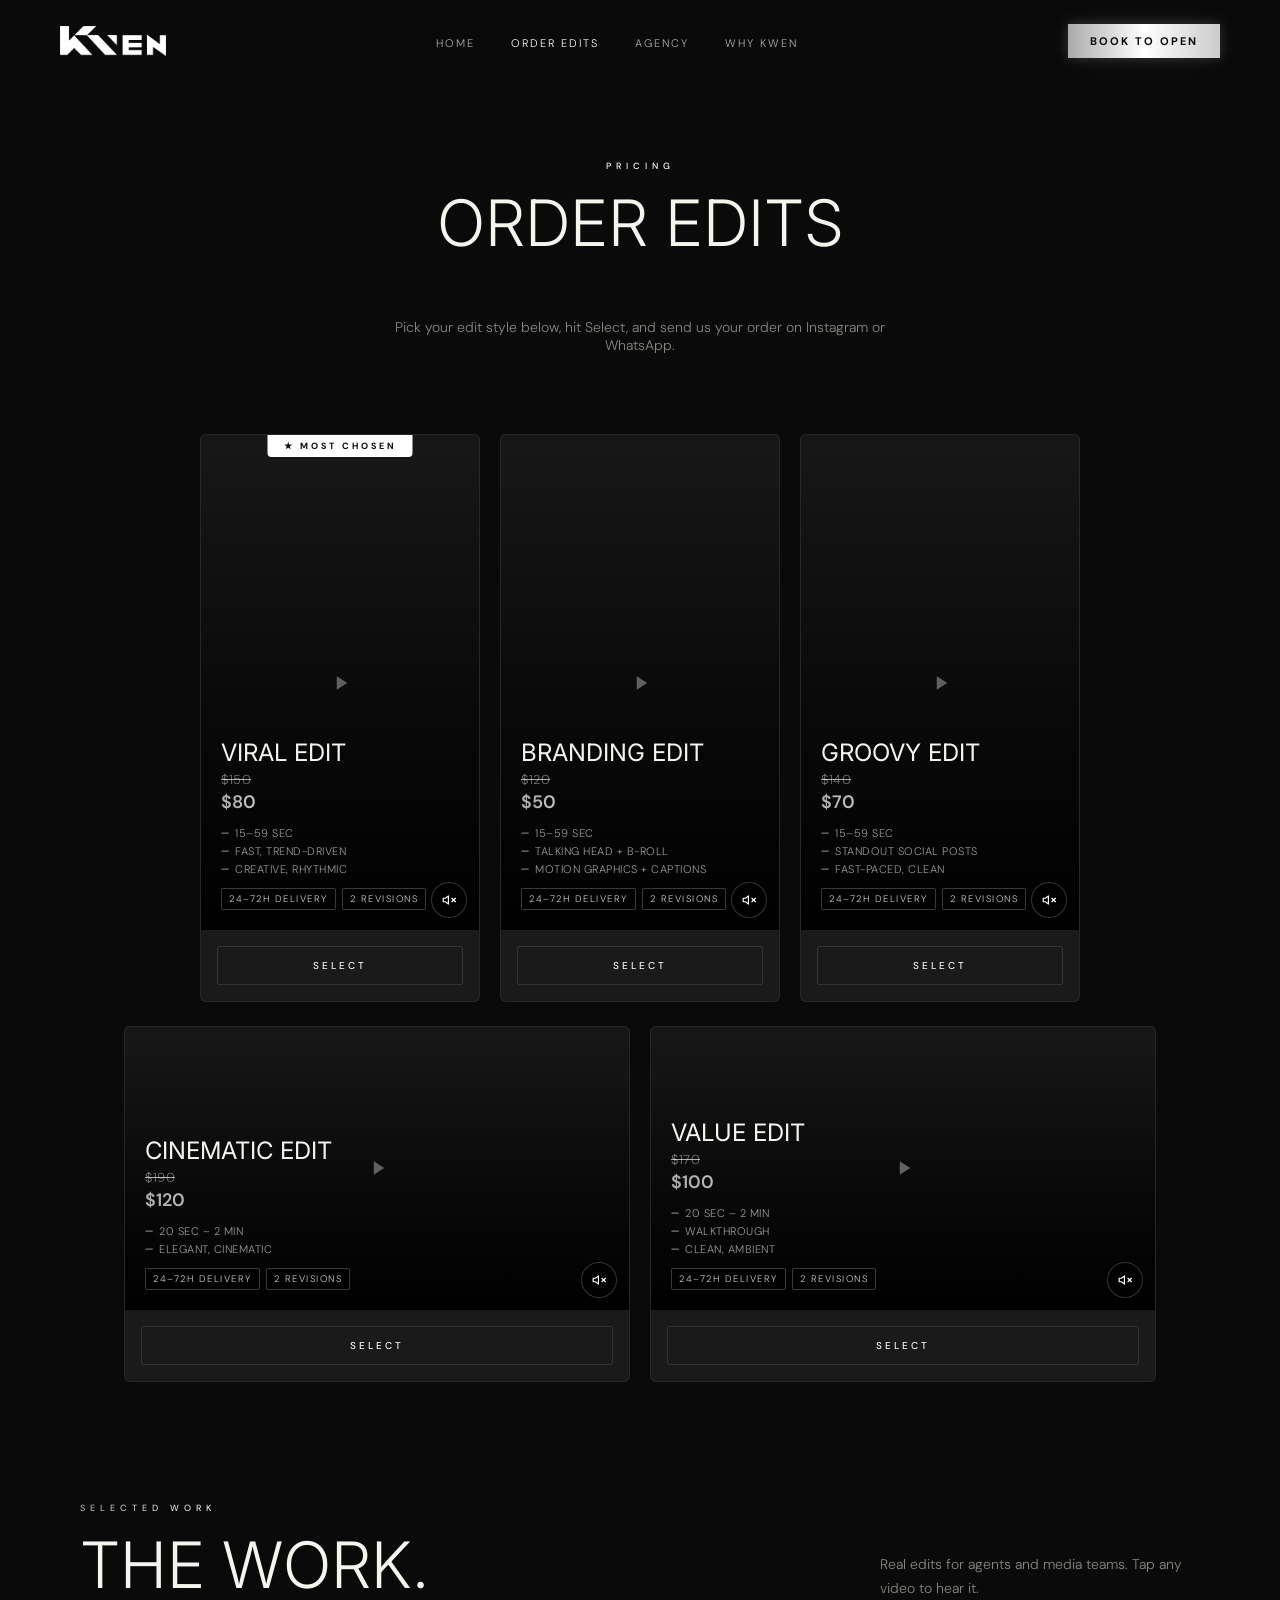
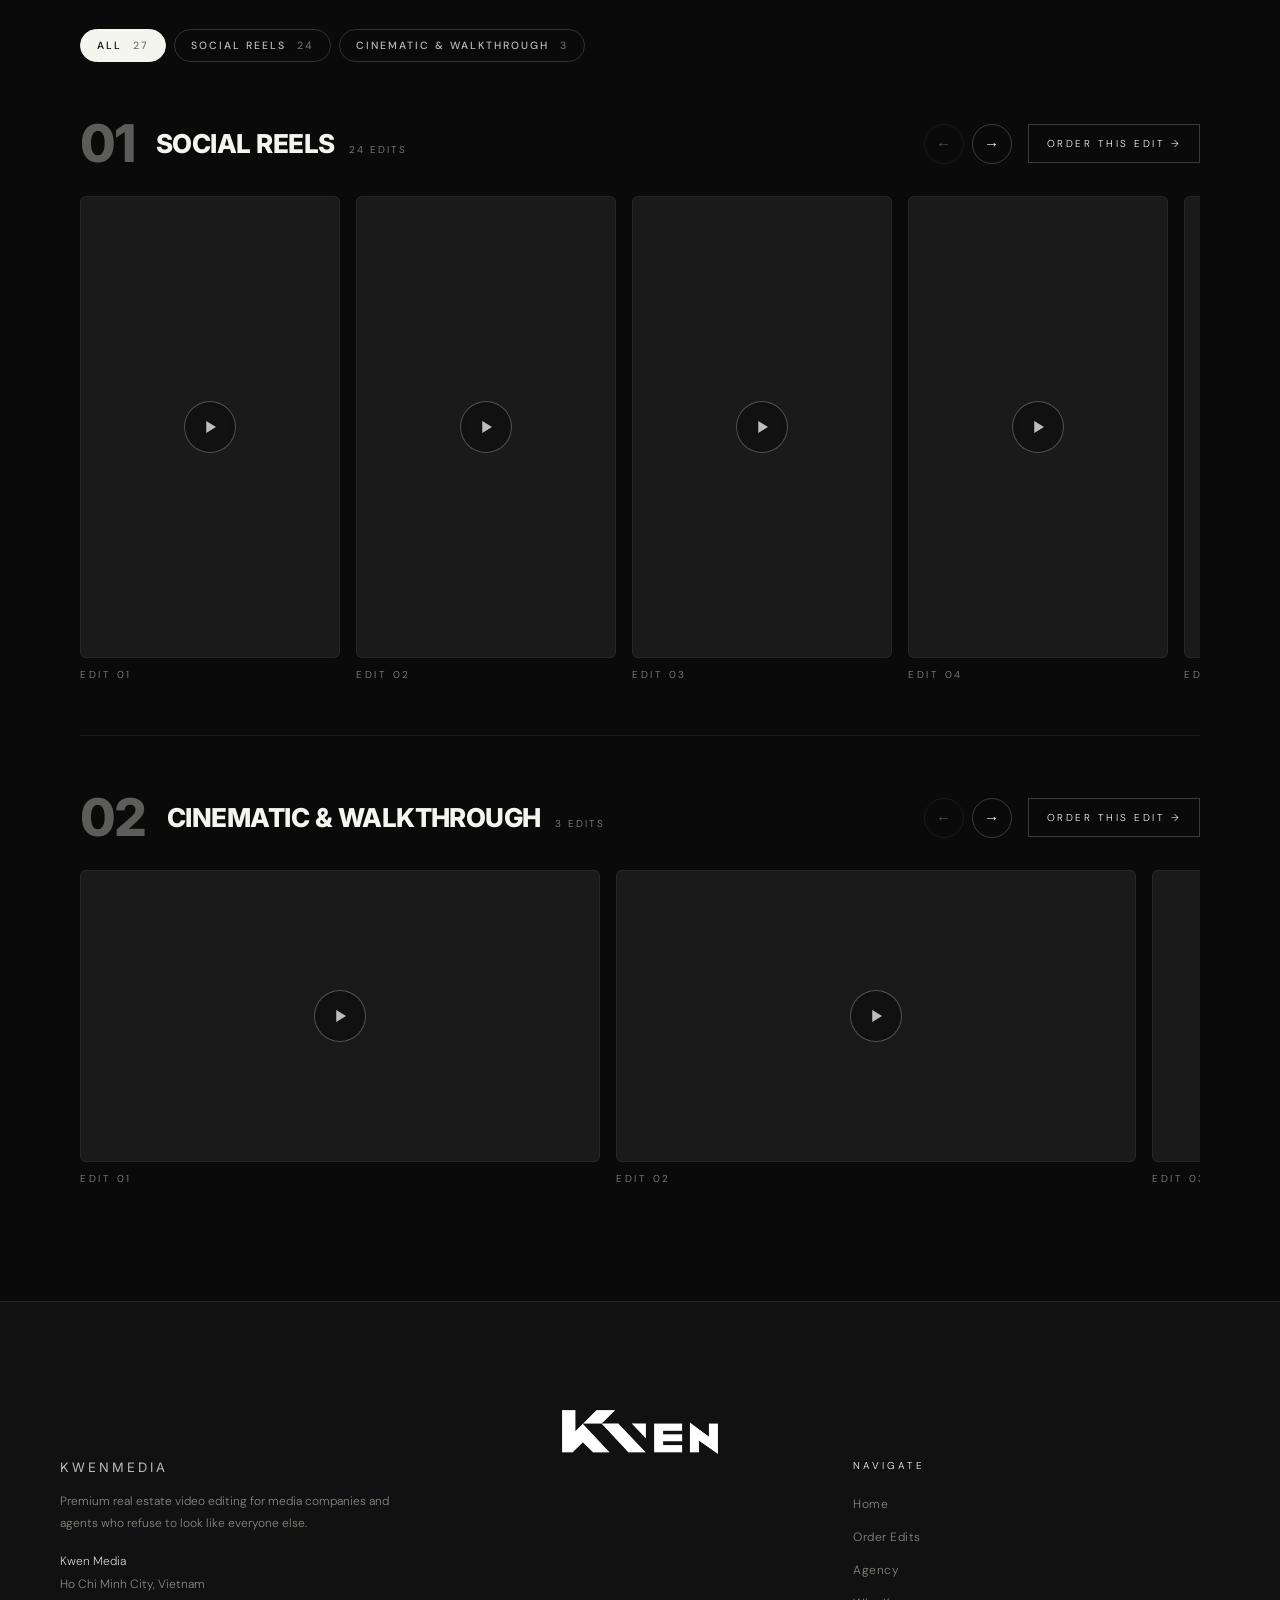
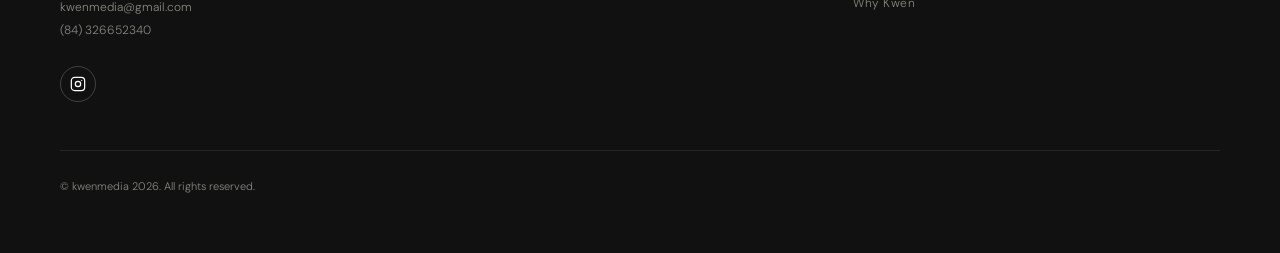
<file: order.html>
<!DOCTYPE html>
<html lang="en">
<head>
  <meta charset="UTF-8" />
  <meta name="viewport" content="width=device-width, initial-scale=1.0" />
  <title>Order Edits | kwenmedia</title>
  <link rel="preconnect" href="https://fonts.googleapis.com" />
  <link href="https://fonts.googleapis.com/css2?family=Inter:ital,opsz,wght@0,14..32,100..900;1,14..32,100..900&family=DM+Sans:ital,wght@0,300;0,400;0,500;1,300&display=swap" rel="stylesheet" />
  <style>
    *, *::before, *::after { box-sizing: border-box; margin: 0; padding: 0; }

    :root {
      --black: #0a0a0a;
      --dark: #111111;
      --dark2: #1a1a1a;
      --gold: #ffffff;
      --gold-light: #cccccc;
      --gold-gradient: linear-gradient(90deg, #aaaaaa, #ffffff, #cccccc, #ffffff, #aaaaaa);
      --white: #f5f5f0;
      --gray: #888880;
      --border: rgba(255,255,255,0.08);
    }

    /* Gold gradient utility */
    .gold-text {
      background: var(--gold-gradient);
      background-size: 200% auto;
      -webkit-background-clip: text;
      -webkit-text-fill-color: transparent;
      background-clip: text;
      animation: gold-shift 4s linear infinite;
      
    }
    @keyframes gold-shift {
      0% { background-position: 0% center; }
      100% { background-position: 200% center; }
    }

    html { scroll-behavior: smooth; }

    body {
      background: var(--black);
      color: var(--white);
      font-family: 'DM Sans', sans-serif;
      font-weight: 300;
      overflow-x: hidden;
    }

    /* ── NAV ── */
    nav {
      position: fixed; top: 0; left: 0; right: 0; z-index: 100;
      display: flex; align-items: center; justify-content: space-between;
      padding: 24px 60px;
      background: linear-gradient(to bottom, rgba(10,10,10,0.95), transparent);
      transition: background 0.3s;
    }
    nav.scrolled { background: rgba(10,10,10,0.97); }

    .nav-logo {
      font-family: 'Inter', sans-serif;
      font-size: 22px; font-weight: 400; letter-spacing: 2px;
      color: var(--white); text-decoration: none;
      text-transform: uppercase;
      display: flex; align-items: center; gap: 10px;
    }
    .nav-logo span {
      background: var(--gold-gradient); background-size: 200% auto;
      -webkit-background-clip: text; -webkit-text-fill-color: transparent;
      background-clip: text; animation: gold-shift 4s linear infinite;
      
    }

    .nav-links { display: flex; gap: 36px; list-style: none; }
    .nav-links a {
      color: rgba(245,245,240,0.7); text-decoration: none;
      font-size: 11px; letter-spacing: 2px; text-transform: uppercase;
      transition: color 0.2s;
    }
    .nav-links a:hover { color: var(--white); }

    .nav-ctas { display: flex; gap: 12px; }
    .btn-outline {
      padding: 10px 22px; border: 1px solid rgba(255,255,255,0.3);
      color: var(--white); font-family: 'DM Sans', sans-serif;
      font-size: 11px; letter-spacing: 2px; text-transform: uppercase;
      text-decoration: none; transition: all 0.2s; cursor: pointer;
      background: transparent;
    }
    .btn-outline:hover { border-color: var(--white); color: var(--white); }

    .btn-gold {
      padding: 10px 22px;
      background: linear-gradient(90deg, #aaaaaa, #ffffff, #cccccc, #ffffff, #aaaaaa);
      background-size: 200% auto;
      color: var(--black); font-family: 'DM Sans', sans-serif;
      font-size: 11px; letter-spacing: 2px; text-transform: uppercase;
      text-decoration: none; font-weight: 700; cursor: pointer;
      border: none;
      box-shadow: 0 0 12px rgba(255,255,255,0.15), 0 0 28px rgba(255,255,255,0.08);
      animation: gold-shift 4s linear infinite;
      transition: box-shadow 0.3s, transform 0.2s;
    }
    .btn-gold:hover {
      box-shadow: 0 0 12px rgba(255,255,255,0.15), 0 0 28px rgba(255,255,255,0.08);
      transform: translateY(-2px);
    }

    /* ── HERO ── */
    .hero {
      position: relative; height: 100vh; min-height: 700px;
      display: flex; flex-direction: column;
      align-items: center; justify-content: center; text-align: center;
      overflow: hidden;
    }

    .hero-video {
      position: absolute; inset: 0; width: 100%; height: 100%;
      object-fit: cover; opacity: 0.35;
    }
    .hero-overlay {
      position: absolute; inset: 0;
      background: linear-gradient(to bottom, rgba(10,10,10,0.3) 0%, rgba(10,10,10,0.5) 60%, var(--black) 100%);
    }

    .hero-content { position: relative; z-index: 2; max-width: 800px; padding: 0 24px; }
    .hero-eyebrow {
      font-size: 10px; letter-spacing: 5px; text-transform: uppercase;
      background: var(--gold-gradient); background-size: 200% auto;
      -webkit-background-clip: text; -webkit-text-fill-color: transparent;
      background-clip: text; animation: gold-shift 4s linear infinite;
      margin-bottom: 24px; font-weight: 500;
      
    }
    .hero-title {
      font-family: 'Inter', sans-serif;
      font-size: clamp(52px, 8vw, 96px); font-weight: 300; line-height: 1.0;
      margin-bottom: 24px; letter-spacing: -1px;
    }
    .hero-title em {
      font-style: italic;
      background: var(--gold-gradient);
      background-size: 200% auto;
      -webkit-background-clip: text;
      -webkit-text-fill-color: transparent;
      background-clip: text;
      animation: gold-shift 4s linear infinite;
      
    }
    .hero-sub {
      font-size: 13px; letter-spacing: 1px; color: rgba(245,245,240,0.65);
      max-width: 480px; margin: 0 auto 40px; line-height: 1.8;
    }
    .hero-btns { display: flex; gap: 16px; justify-content: center; flex-wrap: wrap; }

    .hero-scroll {
      position: absolute; bottom: 40px; left: 50%; transform: translateX(-50%);
      z-index: 2; display: flex; flex-direction: column; align-items: center; gap: 8px;
      font-size: 9px; letter-spacing: 3px; color: rgba(255,255,255,0.4);
      text-transform: uppercase;
      animation: bounce 2s ease-in-out infinite;
    }
    .hero-scroll::after {
      content: ''; display: block; width: 1px; height: 40px;
      background: linear-gradient(to bottom, rgba(255,255,255,0.4), transparent);
    }
    @keyframes bounce {
      0%, 100% { transform: translateX(-50%) translateY(0); }
      50% { transform: translateX(-50%) translateY(6px); }
    }

    /* ── SECTION COMMONS ── */
    section { padding: 100px 60px; }
    .section-label {
      font-size: 9px; letter-spacing: 5px; text-transform: uppercase;
      background: var(--gold-gradient); background-size: 200% auto;
      -webkit-background-clip: text; -webkit-text-fill-color: transparent;
      background-clip: text; animation: gold-shift 4s linear infinite;
      margin-bottom: 16px; font-weight: 500;
      
    }
    .section-title {
      font-family: 'Inter', sans-serif;
      font-size: clamp(36px, 5vw, 64px); font-weight: 300; line-height: 1.1;
      margin-bottom: 60px;
    }

    /* ── ALA CARTE ── */
    .alacarte { background: var(--dark); }
    .alacarte-header { text-align: center; }

    .packages-grid {
      display: grid;
      grid-template-columns: repeat(auto-fit, minmax(280px, 1fr));
      gap: 2px; max-width: 1400px; margin: 0 auto;
    }

    .package-card {
      background: var(--dark2); padding: 0;
      overflow: hidden; cursor: pointer; transition: transform 0.3s;
      position: relative;
    }
    .package-card:hover { transform: translateY(-4px); }
    .package-card:hover .pkg-overlay { opacity: 1; }

    .pkg-video-wrap { position: relative; aspect-ratio: 9/16; overflow: hidden; }
    .pkg-video-wrap video { width: 100%; height: 100%; object-fit: cover; }
    .pkg-overlay {
      position: absolute; inset: 0;
      background: linear-gradient(to top, rgba(0,0,0,0.9) 0%, transparent 50%);
      opacity: 0.7; transition: opacity 0.3s;
    }
    .pkg-info {
      position: absolute; bottom: 0; left: 0; right: 0;
      padding: 24px; z-index: 2;
    }
    .pkg-name {
      font-family: 'Inter', sans-serif;
      font-size: 24px; font-weight: 400; margin-bottom: 4px;
    }
    .pkg-price {
      background: var(--gold-gradient); background-size: 200% auto;
      -webkit-background-clip: text; -webkit-text-fill-color: transparent;
      background-clip: text; animation: gold-shift 4s linear infinite;
      font-size: 18px; font-weight: 600; margin-bottom: 12px;
      
    }
    .pkg-features { list-style: none; margin-bottom: 16px; }
    .pkg-features li {
      font-size: 11px; color: rgba(255,255,255,0.6);
      letter-spacing: 0.5px; margin-bottom: 4px;
      padding-left: 14px; position: relative;
    }
    .pkg-features li::before {
      content: '—'; position: absolute; left: 0;
      color: var(--white); font-size: 10px;
    }
    .pkg-select {
      display: inline-block; padding: 8px 20px;
      border: 1px solid rgba(255,255,255,0.4); color: var(--white);
      font-size: 10px; letter-spacing: 2px; text-transform: uppercase;
      background: transparent; cursor: pointer; transition: all 0.2s;
      font-family: 'DM Sans', sans-serif;
    }
    .pkg-select:hover { background: var(--white); color: var(--black); }

    .custom-quote {
      text-align: center; margin-top: 48px;
      color: rgba(245,245,240,0.5); font-size: 13px;
    }
    .custom-quote a { color: var(--white); text-decoration: none; }
    .custom-quote a:hover { text-decoration: underline; }

    /* ── BLACK LABEL ── */
    .black-label { background: var(--black); }
    .bl-grid {
      display: grid; grid-template-columns: 1fr 1fr;
      gap: 80px; max-width: 1200px; margin: 0 auto;
      align-items: start;
    }
    .bl-features { display: flex; flex-direction: column; gap: 0; }
    .bl-feature {
      padding: 32px 0; border-bottom: 1px solid var(--border);
      display: flex; gap: 24px; align-items: flex-start;
    }
    .bl-num {
      font-family: 'Inter', sans-serif;
      font-size: 48px; font-weight: 300; background: var(--gold-gradient); background-size: 200% auto;
      -webkit-background-clip: text; -webkit-text-fill-color: transparent;
      background-clip: text; animation: gold-shift 4s linear infinite;
      opacity: 0.3;
      line-height: 1; flex-shrink: 0; width: 60px;
    }
    .bl-feature-title {
      font-family: 'Inter', sans-serif;
      font-size: 22px; font-weight: 400; margin-bottom: 8px;
    }
    .bl-feature-desc { font-size: 12px; color: var(--gray); line-height: 1.8; }

    .bl-ctas { display: flex; flex-direction: column; gap: 12px; margin-top: 48px; }
    .bl-ctas a { text-align: center; }

    /* ── STATS ── */
    .stats { background: var(--dark); padding: 80px 60px; }
    .stats-inner {
      max-width: 1000px; margin: 0 auto;
      display: grid; grid-template-columns: repeat(3, 1fr);
      gap: 2px;
    }
    .stat-item {
      background: var(--dark2); padding: 48px;
      text-align: center;
    }
    .stat-num {
      font-family: 'Inter', sans-serif;
      font-size: 64px; font-weight: 700; line-height: 1; margin-bottom: 8px;
      background: var(--gold-gradient); background-size: 200% auto;
      -webkit-background-clip: text; -webkit-text-fill-color: transparent;
      background-clip: text; animation: gold-shift 4s linear infinite;
      
    }
    .stat-label { font-size: 10px; letter-spacing: 3px; text-transform: uppercase; color: var(--gray); }

    /* ── LOGOS ── */
    .logos-section { background: var(--black); padding: 60px; overflow: hidden; }
    .logos-label { text-align: center; font-size: 10px; letter-spacing: 4px; text-transform: uppercase; color: var(--gray); margin-bottom: 40px; }
    .logos-track-wrap { overflow: hidden; }
    .logos-track {
      display: flex; gap: 60px; align-items: center;
      animation: marquee 25s linear infinite;
      width: max-content;
    }
    .logos-track:hover { animation-play-state: paused; }
    .logo-item {
      font-family: 'Inter', sans-serif;
      font-size: 18px; font-weight: 300; letter-spacing: 2px;
      color: rgba(255,255,255,0.2); white-space: nowrap;
      text-transform: uppercase; flex-shrink: 0;
    }
    @keyframes marquee {
      0% { transform: translateX(0); }
      100% { transform: translateX(-50%); }
    }

    /* ── TESTIMONIALS ── */
    .testimonials { background: var(--dark); }
    .testimonials .section-title { text-align: center; }
    .testimonials-grid {
      display: grid; grid-template-columns: repeat(auto-fit, minmax(300px, 1fr));
      gap: 2px; max-width: 1200px; margin: 0 auto;
    }
    .testimonial {
      background: var(--dark2); padding: 48px;
    }
    .testimonial-quote {
      font-family: 'Inter', sans-serif;
      font-size: 18px; font-weight: 300; font-style: italic;
      line-height: 1.7; color: rgba(245,245,240,0.85);
      margin-bottom: 28px;
    }
    .testimonial-quote::before { content: '\201C'; color: var(--white); font-size: 28px; }
    .testimonial-name { font-size: 12px; font-weight: 600; letter-spacing: 1px; margin-bottom: 4px; }
    .testimonial-company { font-size: 11px; color: var(--gray); letter-spacing: 1px; }

    /* ── CTA FOOTER ── */
    .cta-section {
      position: relative; padding: 140px 60px;
      text-align: center; overflow: hidden;
    }
    .cta-video {
      position: absolute; inset: 0; width: 100%; height: 100%;
      object-fit: cover; opacity: 0.2;
    }
    .cta-overlay {
      position: absolute; inset: 0;
      background: linear-gradient(to bottom, var(--black), rgba(10,10,10,0.7), var(--black));
    }
    .cta-content { position: relative; z-index: 2; }
    .cta-title {
      font-family: 'Inter', sans-serif;
      font-size: clamp(36px, 6vw, 72px); font-weight: 300;
      margin-bottom: 16px;
    }
    .cta-sub { font-size: 13px; color: var(--gray); margin-bottom: 40px; }
    .cta-btns { display: flex; gap: 16px; justify-content: center; flex-wrap: wrap; margin-bottom: 16px; }
    .cta-alt { font-size: 12px; color: var(--gray); }
    .cta-alt a { color: var(--white); text-decoration: none; }

    /* ── FOOTER ── */
    footer {
      background: var(--dark); padding: 60px;
      border-top: 1px solid var(--border);
    }
    .footer-inner {
      max-width: 1200px; margin: 0 auto;
      display: grid; grid-template-columns: 2fr 1fr; gap: 60px;
      margin-bottom: 48px;
    }
    .footer-logo {
      font-family: 'Inter', sans-serif;
      font-size: 24px; font-weight: 400; letter-spacing: 2px;
      text-transform: uppercase; color: var(--white); margin-bottom: 16px;
    }
    .footer-logo span {
      background: var(--gold-gradient); background-size: 200% auto;
      -webkit-background-clip: text; -webkit-text-fill-color: transparent;
      background-clip: text; animation: gold-shift 4s linear infinite;
    }
    .footer-desc { font-size: 12px; color: var(--gray); line-height: 1.8; max-width: 360px; margin-bottom: 24px; }
    .footer-social a {
      color: var(--white); font-size: 11px; letter-spacing: 2px;
      text-transform: uppercase; text-decoration: none;
    }
    .footer-nav-title {
      font-size: 10px; letter-spacing: 3px; text-transform: uppercase;
      color: var(--white); margin-bottom: 20px;
    }
    .footer-nav-links { list-style: none; }
    .footer-nav-links li { margin-bottom: 12px; }
    .footer-nav-links a {
      color: var(--gray); font-size: 12px; text-decoration: none;
      transition: color 0.2s; letter-spacing: 0.5px;
    }
    .footer-nav-links a:hover { color: var(--white); }
    .footer-bottom {
      border-top: 1px solid var(--border); padding-top: 28px;
      display: flex; justify-content: space-between; align-items: center;
      font-size: 11px; color: var(--gray);
    }
    .footer-bottom a { color: var(--gray); text-decoration: none; }
    .footer-bottom a:hover { color: var(--white); }

    /* ── MOBILE ── */
    @media (max-width: 768px) {
      nav { padding: 20px 24px; }
      .nav-links { display: none; }
      section { padding: 80px 24px; }
      .bl-grid { grid-template-columns: 1fr; gap: 40px; }
      .stats-inner { grid-template-columns: 1fr; }
      .footer-inner { grid-template-columns: 1fr; }
      .footer-bottom { flex-direction: column; gap: 12px; text-align: center; }
      .logos-section { padding: 60px 0; }
      .cta-section { padding: 100px 24px; }
      footer { padding: 60px 24px; }
    }

    /* ── FADE IN ── */
    .fade-in { opacity: 0; transform: translateY(24px); transition: opacity 0.7s ease, transform 0.7s ease; }
    .fade-in.visible { opacity: 1; transform: none; }
  
    /* ── WORK SHOWCASE ── */
    .work-showcase { background: var(--black); padding: 100px 0 100px 60px; }
    .showcase-track-wrap { overflow-x: auto; cursor: grab; user-select: none; }
    .showcase-track-wrap::-webkit-scrollbar { height: 2px; }
    .showcase-track-wrap::-webkit-scrollbar-track { background: var(--dark2); }
    .showcase-track-wrap::-webkit-scrollbar-thumb { background: var(--gold); }
    .showcase-track-wrap:active { cursor: grabbing; }
    .showcase-track {
      display: flex; gap: 16px;
      width: max-content; padding-right: 60px;
    }
    .showcase-item { flex-shrink: 0; width: 260px; }
    .showcase-video-wrap {
      position: relative; aspect-ratio: 9/16;
      overflow: hidden; background: var(--dark2);
    }
    .showcase-video-wrap video { width: 100%; height: 100%; object-fit: cover; }
    .showcase-overlay {
      position: absolute; inset: 0;
      background: linear-gradient(to top, rgba(0,0,0,0.5) 0%, transparent 50%);
    }
    .showcase-label {
      margin-top: 12px;
      font-size: 10px; letter-spacing: 2px; text-transform: uppercase;
      color: var(--gray);
    }
    
    .section-title { text-transform: uppercase; }
    .cta-title { text-transform: uppercase; }
    .hero-title { text-transform: uppercase; }
    .bl-feature-title { text-transform: uppercase; }
    .pkg-name { text-transform: uppercase; }
    .showcase-item .showcase-label { text-transform: uppercase; }
    .stat-label { text-transform: uppercase; }
    .footer-nav-title { text-transform: uppercase; }
    .footer-logo { text-transform: uppercase; }

    /* ── PACKAGE CARDS (shared with home) ── */
    .alacarte { background: transparent; }
    .package-card {
      background: var(--dark2); padding: 0;
      overflow: hidden; cursor: pointer; transition: transform 0.3s;
      position: relative;
    }
    .package-card { cursor: pointer; }
    .package-card:hover { transform: translateY(-4px); }
    .package-card:hover .pkg-overlay { opacity: 1; }

    .pkg-video-wrap { position: relative; aspect-ratio: 9/16; overflow: hidden; }
    .pkg-video-wrap video { width: 100%; height: 100%; object-fit: cover; }
    .pkg-overlay {
      position: absolute; inset: 0;
      background: linear-gradient(to top, rgba(0,0,0,0.9) 0%, transparent 40%);
      opacity: 0.7; transition: opacity 0.3s;
      pointer-events: none;
    }
    .pkg-info {
      position: absolute; bottom: 0; left: 0; right: 0;
      padding: 24px; z-index: 2;
    }
    .pkg-name {
      font-family: 'Inter', sans-serif;
      font-size: 24px; font-weight: 400; margin-bottom: 4px;
    }
    .pkg-price {
      background: var(--gold-gradient); background-size: 200% auto;
      -webkit-background-clip: text; -webkit-text-fill-color: transparent;
      background-clip: text; animation: gold-shift 4s linear infinite;
      font-size: 18px; font-weight: 600; margin-bottom: 12px;
      
    }
    .pkg-features { list-style: none; margin-bottom: 16px; }
    .pkg-features li {
      font-size: 11px; color: rgba(255,255,255,0.6);
      letter-spacing: 0.5px; margin-bottom: 4px;
      padding-left: 14px; position: relative;
    }
    .pkg-features li::before {
      content: '—'; position: absolute; left: 0;
      color: var(--white); font-size: 10px;
    }
    .pkg-select {
      display: inline-block; padding: 8px 20px;
      border: 1px solid rgba(255,255,255,0.4); color: var(--white);
      font-size: 10px; letter-spacing: 2px; text-transform: uppercase;
      background: transparent; cursor: pointer; transition: all 0.2s;
      font-family: 'DM Sans', sans-serif;
    }
    .pkg-select:hover { background: var(--white); color: var(--black); }

    .pkg-name { text-transform: uppercase; }
    /* ── VIDEO MODAL ── */
    .video-modal-overlay {
      display: none;
      position: fixed; inset: 0; z-index: 9999;
      background: rgba(0,0,0,0.92);
      align-items: center; justify-content: center;
    }
    .video-modal-overlay.active { display: flex; }
    .video-modal-inner {
      position: relative;
      width: 90vw; max-width: 900px;
    }
    .video-modal-inner video {
      width: 100%; border-radius: 4px;
      max-height: 80vh; background: #000;
    }
    .video-modal-close {
      position: absolute; top: -40px; right: 0;
      background: none; border: none;
      color: #fff; font-size: 28px;
      cursor: pointer; opacity: 0.7;
      transition: opacity 0.2s;
    }
    .video-modal-close:hover { opacity: 1; }
    .pkg-play-btn {
      position: absolute; top: 50%; left: 50%;
      transform: translate(-50%, -50%);
      width: 52px; height: 52px;
      background: rgba(255,255,255,0.15);
      border: 1.5px solid rgba(255,255,255,0.5);
      border-radius: 50%;
      display: flex; align-items: center; justify-content: center;
      cursor: pointer; z-index: 3;
      transition: background 0.2s;
      pointer-events: none;
    }
    .package-card:hover .pkg-play-btn { background: rgba(255,255,255,0.25); }
    .pkg-play-btn svg { margin-left: 4px; }


    /* ── À LA CARTE LAYOUT (cliffside-style) ── */
    .pkg-layout { max-width: 1200px; margin: 0 auto; padding: 0 24px; }
    .pkg-row-tall {
      display: grid; grid-template-columns: repeat(3, minmax(0, 280px));
      gap: 20px; justify-content: center;
    }
    .pkg-row-wide {
      display: grid; grid-template-columns: repeat(2, minmax(0, 1fr)); max-width: 1100px; margin-left: auto; margin-right: auto; gap: 20px;
      justify-content: center; margin-top: 24px;
    }
    .alacarte .package-card {
      width: 100%; background: var(--dark2);
      border: 1px solid rgba(255,255,255,0.06); border-radius: 6px;
      overflow: hidden;
    }
    .alacarte .package-card:hover { transform: translateY(-4px); border-color: rgba(255,255,255,0.14); }
    .alacarte .pkg-video-wrap video { position: absolute; inset: 0; opacity: .9; transition: opacity .3s; }
    .alacarte .package-card:hover .pkg-video-wrap video { opacity: 1; }
    .alacarte .pkg-overlay {
      background: linear-gradient(to top, #000 0%, rgba(0,0,0,.6) 50%, rgba(0,0,0,.1) 100%);
      opacity: 1;
    }
    .alacarte .pkg-info { padding: 20px; }
    .alacarte .pkg-features { margin-bottom: 0; }
    .alacarte .pkg-play-btn {
      width: auto; height: auto; background: none; border: none; opacity: .35;
      transition: opacity .2s;
    }
    .alacarte .package-card:hover .pkg-play-btn { background: none; opacity: .75; }
    .pkg-badge {
      position: absolute; top: 0; left: 50%; transform: translateX(-50%);
      background: #fff; color: #0a0a0a; font-size: 9px; font-weight: 700;
      letter-spacing: 3px; text-transform: uppercase; padding: 5px 16px;
      z-index: 10; white-space: nowrap; border-radius: 0 0 4px 4px;
    }
    .pkg-mute {
      position: absolute; right: 12px; bottom: 12px; z-index: 5;
      width: 36px; height: 36px; border-radius: 50%;
      display: grid; place-items: center; cursor: pointer;
      background: rgba(0,0,0,.6); color: #fff;
      border: 1px solid rgba(255,255,255,.2);
      -webkit-backdrop-filter: blur(4px); backdrop-filter: blur(4px);
      transition: background .2s, color .2s;
    }
    .pkg-mute:hover { background: var(--white); color: var(--black); }
    .pkg-mute .ic-sound { display: none; }
    .pkg-mute.on .ic-sound { display: block; }
    .pkg-mute.on .ic-muted { display: none; }
    .pkg-foot { padding: 16px; }
    .alacarte .pkg-select {
      display: block; width: 100%; padding: 12px 20px; border-radius: 2px;
      border: 1px solid #333; font-weight: 500; letter-spacing: 3px;
    }
    .alacarte .pkg-select:hover { border-color: var(--white); background: var(--white); color: var(--black); }
    @media (max-width: 900px) {
      .pkg-row-tall { grid-template-columns: minmax(0, 340px); }
      .pkg-row-wide { margin-top: 20px; grid-template-columns: minmax(0, 560px); justify-content: center; }
      .pkg-wide .pkg-video-wrap { aspect-ratio: 1/1 !important; }
    }

    .pkg-old {
      font-size: 13px; color: rgba(245,245,240,0.45); text-decoration: line-through;
      text-decoration-color: rgba(245,245,240,0.7); margin-bottom: 2px; letter-spacing: .5px;
    }
    .req dd s { color: var(--gray); margin-right: 8px; }
    .req-btn-wa { display: flex; width: 100%; margin-top: 12px; }
    .req-btn.req-btn-alt { background: transparent; color: var(--white); border: 1px solid rgba(255,255,255,.35); }
    .req-btn.req-btn-alt:hover { background: var(--white); color: var(--black); }
    #reqToast {
      position: fixed; left: 50%; bottom: 28px; transform: translate(-50%, 20px);
      z-index: 10001; background: var(--white); color: var(--black);
      padding: 14px 22px; border-radius: 3px; font: 500 13px 'DM Sans', sans-serif;
      letter-spacing: .3px; box-shadow: 0 10px 30px rgba(0,0,0,.4);
      opacity: 0; pointer-events: none; transition: opacity .25s, transform .25s; max-width: 90vw; text-align: center;
    }
    #reqToast.show { opacity: 1; transform: translate(-50%, 0); }
    .pkg-meta { display: flex; flex-wrap: wrap; gap: 6px; margin-top: 12px; }
    .pkg-meta span {
      font-size: 9.5px; letter-spacing: 1.5px; color: rgba(245,245,240,.85);
      border: 1px solid rgba(255,255,255,.22); border-radius: 2px; padding: 4px 7px;
      background: rgba(0,0,0,.35);
    }
    /* ── ORDER REQUEST MODAL (n4-style) ── */
    .req {
      position: fixed; inset: 0; z-index: 10000; display: none;
      align-items: flex-start; justify-content: center;
      background: rgba(0,0,0,.75); -webkit-backdrop-filter: blur(10px); backdrop-filter: blur(10px);
      overflow-y: auto; padding: 24px 16px;
    }
    .req.active { display: flex; }
    body.req-open { overflow: hidden; }
    .req-card {
      position: relative; width: 100%; max-width: 640px; margin: auto;
      background: var(--dark); border: 1px solid var(--border); border-radius: 6px;
      padding: 44px 40px 36px; color: var(--white);
      font-family: 'DM Sans', sans-serif;
      animation: req-in .25s ease;
    }
    @keyframes req-in { from { opacity: 0; transform: translateY(12px); } to { opacity: 1; transform: none; } }
    .req-x {
      position: absolute; top: 16px; right: 18px; background: none; border: none;
      color: var(--white); font-size: 26px; line-height: 1; cursor: pointer; opacity: .6;
    }
    .req-x:hover { opacity: 1; }
    .req-eyebrow, .req-l, .req dt {
      font-size: 10px; letter-spacing: 3px; text-transform: uppercase; color: var(--gray);
    }
    .req h3 {
      font-family: 'Inter', sans-serif; font-size: clamp(30px, 5vw, 42px); font-weight: 700;
      text-transform: uppercase; line-height: 1; margin: 12px 0 0;
      padding-bottom: 22px; border-bottom: 1px solid var(--border);
    }
    .req dl {
      display: grid; grid-template-columns: 110px 1fr; gap: 14px 16px;
      padding: 22px 0; border-bottom: 1px solid var(--border); margin: 0;
    }
    .req dt { padding-top: 3px; }
    .req dd { font-size: 15px; line-height: 1.55; margin: 0; }
    .req dd b { font-weight: 600; }
    .req-details-title { margin: 22px 0 14px; }
    .rq { display: grid; grid-template-columns: 1fr 1fr; gap: 18px 20px; }
    .rq-row { display: flex; flex-direction: column; gap: 8px; }
    .rq-full { grid-column: 1 / -1; }
    .rq-name { grid-column: 1 / -1; max-width: 50%; }
    .req input {
      width: 100%; background: var(--black); color: var(--white);
      border: 1px solid rgba(255,255,255,.12); border-radius: 3px;
      padding: 14px 16px; font: 400 15px 'DM Sans', sans-serif; outline: none;
      transition: border-color .2s; color-scheme: dark;
    }
    .req input::placeholder { color: rgba(245,245,240,.35); }
    .req input:focus { border-color: var(--white); }
    .req input.err { border-color: #ff6b6b; }
    .rq-total {
      flex-direction: row; align-items: center; gap: 18px;
      background: var(--dark2); border-radius: 3px; padding: 18px 20px;
    }
    .rq-total b { font-family: 'Inter', sans-serif; font-size: 26px; font-weight: 600; }
    .req-msg-l { display: block; margin: 24px 0 10px; }
    .req textarea {
      width: 100%; min-height: 190px; resize: vertical;
      background: var(--black); color: var(--white);
      border: 1px solid rgba(255,255,255,.12); border-radius: 3px;
      padding: 16px 18px; font: 400 14.5px/1.7 'DM Sans', sans-serif; outline: none;
    }
    .req textarea:focus { border-color: var(--white); }
    .req-act { display: flex; gap: 12px; margin-top: 22px; }
    .req-btn {
      display: inline-flex; align-items: center; justify-content: center; gap: 12px;
      padding: 18px 24px; border-radius: 2px; cursor: pointer; text-decoration: none;
      font: 600 12px 'DM Sans', sans-serif; letter-spacing: 3px; text-transform: uppercase;
      transition: all .2s;
    }
    .req-btn-solid { flex: 1; background: var(--white); color: var(--black); border: 1px solid var(--white); }
    .req-btn-solid:hover { background: #fff; transform: translateY(-1px); }
    .req-btn-line { background: transparent; color: var(--white); border: 1px solid rgba(255,255,255,.2); min-width: 120px; }
    .req-btn-line:hover { border-color: var(--white); }
    .req-note { margin-top: 18px; font-size: 13px; line-height: 1.6; color: var(--gray); }
    @media (max-width: 560px) {
      .req-card { padding: 40px 22px 28px; }
      .req dl { grid-template-columns: 1fr; gap: 4px; }
      .req dd { margin-bottom: 10px; }
      .rq { grid-template-columns: 1fr; }
      .rq-name { max-width: none; }
      .req-act { gap: 8px; }
      .req-btn { padding: 16px 12px; letter-spacing: 1.5px; font-size: 11px; gap: 8px; }
      .req-btn-line { min-width: 78px; }
      .rq-total { flex-direction: column; align-items: flex-start; gap: 8px; }
      .rq-total b { font-size: 22px; }
    }
    @media (max-width: 768px) {
      .order-sec { padding-left: 20px !important; padding-right: 20px !important; }
      .order-sec:first-of-type { padding-top: 120px !important; }
      .addon-grid { grid-template-columns: 1fr !important; }
      .order-sec .pkg-layout { padding: 0; }
    }
    /* opsz-global: Inter 18pt optical size everywhere */
    html { font-optical-sizing: none; font-variation-settings: 'opsz' 18; }
    /* ── THE WORK (portfolio by category) ── */
    .wk-top { display: flex; justify-content: space-between; align-items: flex-end; gap: 32px; margin-bottom: 28px; flex-wrap: wrap; }
    .wk-top .section-title { margin-bottom: 0; }
    .wk-sub { color: var(--gray); font-size: 14px; line-height: 1.7; max-width: 320px; }
    .wk-filters { display: flex; flex-wrap: wrap; gap: 8px; margin-bottom: 56px; }
    .wk-filters button {
      background: transparent; color: rgba(245,245,240,.75); border: 1px solid rgba(255,255,255,.16);
      border-radius: 999px; padding: 9px 16px; font: 500 10.5px 'DM Sans', sans-serif; letter-spacing: 2px;
      text-transform: uppercase; cursor: pointer; transition: all .2s;
    }
    .wk-filters button span { opacity: .55; margin-left: 6px; }
    .wk-filters button:hover { border-color: var(--white); color: var(--white); }
    .wk-filters button.on { background: var(--white); color: var(--black); border-color: var(--white); }
    .wk-list .wk-cat { margin: 0 0 56px; padding: 0 0 48px; max-width: none; border-bottom: 1px solid var(--border); }
    .wk-list .wk-cat:last-of-type { border-bottom: none; margin-bottom: 0; padding-bottom: 0; }
    .wk-head { display: flex; align-items: center; gap: 22px; margin-bottom: 26px; }
    .wk-n { font-family: 'Inter', sans-serif; font-weight: 800; font-size: 52px; line-height: 1; letter-spacing: -0.04em; color: rgba(245,245,240,.35); }
    .wk-title { display: flex; align-items: baseline; gap: 14px; flex: 1; flex-wrap: wrap; }
    .wk-title h3 { font-family: 'Inter', sans-serif; font-weight: 800; font-size: 26px; text-transform: uppercase; letter-spacing: -0.02em; }
    .wk-count { font-size: 10px; letter-spacing: 2px; text-transform: uppercase; color: var(--gray); }
    .wk-ctl { display: flex; align-items: center; gap: 8px; }
    .wk-arr {
      width: 40px; height: 40px; border-radius: 50%; border: 1px solid rgba(255,255,255,.2);
      background: transparent; color: var(--white); font-size: 15px; cursor: pointer; transition: all .2s;
    }
    .wk-arr:hover:not(:disabled) { background: var(--white); color: var(--black); }
    .wk-arr:disabled { opacity: .3; cursor: default; }
    .wk-order {
      margin-left: 8px; padding: 12px 18px; border: 1px solid rgba(255,255,255,.2); color: var(--white);
      text-decoration: none; font-size: 10px; letter-spacing: 2.5px; text-transform: uppercase; transition: all .2s;
    }
    .wk-order:hover { background: var(--white); color: var(--black); }
    .wk-grid {
      display: flex; gap: 16px; overflow-x: auto; scroll-snap-type: x mandatory; scroll-behavior: smooth;
      padding-bottom: 6px; scrollbar-width: none;
    }
    .wk-grid::-webkit-scrollbar { display: none; }
    .wk-card { flex: 0 0 auto; scroll-snap-align: start; }
    .wk-grid.v .wk-card { width: 260px; }
    .wk-grid.h .wk-card { width: 520px; }
    .wk-media {
      position: relative; display: block; width: 100%; aspect-ratio: var(--ar); padding: 0; border: 1px solid rgba(255,255,255,.06);
      border-radius: 6px; overflow: hidden; background: var(--dark2); cursor: pointer;
    }
    .wk-media video { position: absolute; inset: 0; width: 100%; height: 100%; object-fit: cover; opacity: .92; transition: opacity .3s, transform .5s; pointer-events: none; }
    .wk-media:hover video { opacity: 1; transform: scale(1.03); }
    .wk-play {
      position: absolute; left: 50%; top: 50%; width: 52px; height: 52px; margin: -26px 0 0 -26px; border-radius: 50%;
      display: grid; place-items: center; color: var(--white); background: rgba(0,0,0,.45);
      border: 1px solid rgba(255,255,255,.35); -webkit-backdrop-filter: blur(4px); backdrop-filter: blur(4px);
      opacity: .75; transition: all .25s;
    }
    .wk-media:hover .wk-play { opacity: 1; background: var(--white); color: var(--black); }
    .wk-label { margin-top: 10px; font-size: 10px; letter-spacing: 2.5px; text-transform: uppercase; color: var(--gray); }
    .wk-lb {
      position: fixed; inset: 0; z-index: 10002; display: none; align-items: center; justify-content: center;
      background: rgba(0,0,0,.92); padding: 24px;
    }
    .wk-lb.active { display: flex; }
    .wk-lb video { max-width: min(100%, 1100px); max-height: 88vh; border-radius: 6px; background: #000; }
    .wk-lb-x { position: absolute; top: 18px; right: 24px; background: none; border: none; color: #fff; font-size: 34px; cursor: pointer; opacity: .8; }
    .wk-lb-x:hover { opacity: 1; }
    @media (max-width: 768px) {
      .wk-head { flex-wrap: wrap; gap: 14px; }
      .wk-n { font-size: 38px; }
      .wk-title h3 { font-size: 20px; }
      .wk-ctl { width: 100%; }
      .wk-order { margin-left: auto; }
      .wk-grid.v .wk-card { width: 62vw; }
      .wk-grid.h .wk-card { width: 84vw; }
      .wk-filters { margin-bottom: 40px; }
    }
    </style>
  <link rel="stylesheet" href="contact.css" />
  <link rel="icon" href="favicon.ico" sizes="any" />
  <link rel="icon" type="image/png" sizes="32x32" href="favicon-32.png" />
  <link rel="icon" type="image/png" sizes="192x192" href="icon-192.png" />
  <link rel="apple-touch-icon" href="apple-touch-icon.png" />
  <meta name="theme-color" content="#0a0a0a" />
</head>
<body>

<nav id="navbar">
  <a href="index.html" class="nav-logo"><img src="logo.png" alt="Kwen Media" style="height:30px;width:auto;display:block;" /></a>
  <ul class="nav-links">
    <li><a href="index.html">Home</a></li>
    <li><a href="order.html" style="color:#fff">Order Edits</a></li>
    <li><a href="agency.html" >Agency</a></li>
    <li><a href="about.html" >Why Kwen</a></li>
  </ul>
  <div class="nav-ctas">
    <a href="https://www.instagram.com/kwenmedia/" target="_blank" class="btn-gold">Book to Open</a>
  </div>
</nav>


<section class="order-sec" style="padding:160px 60px 100px; max-width:1200px; margin:0 auto;">
  <div class="fade-in" style="text-align:center; margin-bottom:80px;">
    <p class="section-label">Pricing</p>
    <h1 class="section-title">Order Edits</h1>
    <p style="color:var(--gray);font-size:14px;max-width:500px;margin:0 auto;">Pick your edit style below, hit Select, and send us your order on Instagram or WhatsApp.</p>
  </div>

  <div class="alacarte" id="packages">
  <div class="fade-in pkg-layout">

    <!-- Top row: vertical 9:16 cards -->
    <div class="pkg-row-tall">
      <div class="package-card" data-pkg="premium">
        <div class="pkg-badge">★ MOST CHOSEN</div>
        <div class="pkg-video-wrap" style="aspect-ratio:9/16;">
          <video loop playsinline muted autoplay preload="metadata" class="scroll-autoplay">
            <source src="demo-premium.mp4" type="video/mp4" />
          </video>
          <div class="pkg-overlay"></div>
          <div class="pkg-play-btn"><svg width="18" height="18" viewBox="0 0 24 24" fill="white"><polygon points="5,3 19,12 5,21"/></svg></div>
          <div class="pkg-info">
            <div class="pkg-name">VIRAL EDIT</div>
            <div class="pkg-old">$150</div>
            <div class="pkg-price">$80</div>
            <ul class="pkg-features"><li>15–59 SEC</li><li>FAST, TREND-DRIVEN</li><li>CREATIVE, RHYTHMIC</li></ul>
            <div class="pkg-meta"><span>24–72H DELIVERY</span><span>2 REVISIONS</span></div>
          </div>
          <button type="button" class="pkg-mute" aria-label="Unmute"><svg class="ic-muted" width="14" height="14" viewBox="0 0 24 24" fill="none" stroke="currentColor" stroke-width="2" stroke-linecap="round" stroke-linejoin="round"><polygon points="11 5 6 9 2 9 2 15 6 15 11 19 11 5"/><line x1="23" y1="9" x2="17" y2="15"/><line x1="17" y1="9" x2="23" y2="15"/></svg><svg class="ic-sound" width="14" height="14" viewBox="0 0 24 24" fill="none" stroke="currentColor" stroke-width="2" stroke-linecap="round" stroke-linejoin="round"><polygon points="11 5 6 9 2 9 2 15 6 15 11 19 11 5"/><path d="M15.5 8.5a5 5 0 0 1 0 7"/><path d="M19 5a10 10 0 0 1 0 14"/></svg></button>
        </div>
        <div class="pkg-foot"><button type="button" class="pkg-select" data-pkg="premium">Select</button></div>
      </div>
      <div class="package-card" data-pkg="branding">
        
        <div class="pkg-video-wrap" style="aspect-ratio:9/16;">
          <video loop playsinline muted autoplay preload="metadata" class="scroll-autoplay">
            <source src="demo-branding.mp4" type="video/mp4" />
          </video>
          <div class="pkg-overlay"></div>
          <div class="pkg-play-btn"><svg width="18" height="18" viewBox="0 0 24 24" fill="white"><polygon points="5,3 19,12 5,21"/></svg></div>
          <div class="pkg-info">
            <div class="pkg-name">BRANDING EDIT</div>
            <div class="pkg-old">$120</div>
            <div class="pkg-price">$50</div>
            <ul class="pkg-features"><li>15–59 SEC</li><li>TALKING HEAD + B-ROLL</li><li>MOTION GRAPHICS + CAPTIONS</li></ul>
            <div class="pkg-meta"><span>24–72H DELIVERY</span><span>2 REVISIONS</span></div>
          </div>
          <button type="button" class="pkg-mute" aria-label="Unmute"><svg class="ic-muted" width="14" height="14" viewBox="0 0 24 24" fill="none" stroke="currentColor" stroke-width="2" stroke-linecap="round" stroke-linejoin="round"><polygon points="11 5 6 9 2 9 2 15 6 15 11 19 11 5"/><line x1="23" y1="9" x2="17" y2="15"/><line x1="17" y1="9" x2="23" y2="15"/></svg><svg class="ic-sound" width="14" height="14" viewBox="0 0 24 24" fill="none" stroke="currentColor" stroke-width="2" stroke-linecap="round" stroke-linejoin="round"><polygon points="11 5 6 9 2 9 2 15 6 15 11 19 11 5"/><path d="M15.5 8.5a5 5 0 0 1 0 7"/><path d="M19 5a10 10 0 0 1 0 14"/></svg></button>
        </div>
        <div class="pkg-foot"><button type="button" class="pkg-select" data-pkg="branding">Select</button></div>
      </div>
      <div class="package-card" data-pkg="tour">
        
        <div class="pkg-video-wrap" style="aspect-ratio:9/16;">
          <video loop playsinline muted autoplay preload="metadata" class="scroll-autoplay">
            <source src="demo-tour.mp4" type="video/mp4" />
          </video>
          <div class="pkg-overlay"></div>
          <div class="pkg-play-btn"><svg width="18" height="18" viewBox="0 0 24 24" fill="white"><polygon points="5,3 19,12 5,21"/></svg></div>
          <div class="pkg-info">
            <div class="pkg-name">GROOVY EDIT</div>
            <div class="pkg-old">$140</div>
            <div class="pkg-price">$70</div>
            <ul class="pkg-features"><li>15–59 SEC</li><li>STANDOUT SOCIAL POSTS</li><li>FAST-PACED, CLEAN</li></ul>
            <div class="pkg-meta"><span>24–72H DELIVERY</span><span>2 REVISIONS</span></div>
          </div>
          <button type="button" class="pkg-mute" aria-label="Unmute"><svg class="ic-muted" width="14" height="14" viewBox="0 0 24 24" fill="none" stroke="currentColor" stroke-width="2" stroke-linecap="round" stroke-linejoin="round"><polygon points="11 5 6 9 2 9 2 15 6 15 11 19 11 5"/><line x1="23" y1="9" x2="17" y2="15"/><line x1="17" y1="9" x2="23" y2="15"/></svg><svg class="ic-sound" width="14" height="14" viewBox="0 0 24 24" fill="none" stroke="currentColor" stroke-width="2" stroke-linecap="round" stroke-linejoin="round"><polygon points="11 5 6 9 2 9 2 15 6 15 11 19 11 5"/><path d="M15.5 8.5a5 5 0 0 1 0 7"/><path d="M19 5a10 10 0 0 1 0 14"/></svg></button>
        </div>
        <div class="pkg-foot"><button type="button" class="pkg-select" data-pkg="tour">Select</button></div>
      </div>
    </div>

    <!-- Bottom row: wide 16:9 -->
    <div class="pkg-row-wide">
      <div class="package-card pkg-wide" data-pkg="cinematic">
        
        <div class="pkg-video-wrap" style="aspect-ratio:16/9;">
          <video loop playsinline muted autoplay preload="metadata" class="scroll-autoplay">
            <source src="demo-cinematic.mp4" type="video/mp4" />
          </video>
          <div class="pkg-overlay"></div>
          <div class="pkg-play-btn"><svg width="18" height="18" viewBox="0 0 24 24" fill="white"><polygon points="5,3 19,12 5,21"/></svg></div>
          <div class="pkg-info">
            <div class="pkg-name">CINEMATIC EDIT</div>
            <div class="pkg-old">$190</div>
            <div class="pkg-price">$120</div>
            <ul class="pkg-features"><li>20 SEC – 2 MIN</li><li>ELEGANT, CINEMATIC</li></ul>
            <div class="pkg-meta"><span>24–72H DELIVERY</span><span>2 REVISIONS</span></div>
          </div>
          <button type="button" class="pkg-mute" aria-label="Unmute"><svg class="ic-muted" width="14" height="14" viewBox="0 0 24 24" fill="none" stroke="currentColor" stroke-width="2" stroke-linecap="round" stroke-linejoin="round"><polygon points="11 5 6 9 2 9 2 15 6 15 11 19 11 5"/><line x1="23" y1="9" x2="17" y2="15"/><line x1="17" y1="9" x2="23" y2="15"/></svg><svg class="ic-sound" width="14" height="14" viewBox="0 0 24 24" fill="none" stroke="currentColor" stroke-width="2" stroke-linecap="round" stroke-linejoin="round"><polygon points="11 5 6 9 2 9 2 15 6 15 11 19 11 5"/><path d="M15.5 8.5a5 5 0 0 1 0 7"/><path d="M19 5a10 10 0 0 1 0 14"/></svg></button>
        </div>
        <div class="pkg-foot"><button type="button" class="pkg-select" data-pkg="cinematic">Select</button></div>
      </div>
      <div class="package-card pkg-wide" data-pkg="value">
        
        <div class="pkg-video-wrap" style="aspect-ratio:16/9;">
          <video loop playsinline muted autoplay preload="metadata" class="scroll-autoplay">
            <source src="demo-value.mp4" type="video/mp4" />
          </video>
          <div class="pkg-overlay"></div>
          <div class="pkg-play-btn"><svg width="18" height="18" viewBox="0 0 24 24" fill="white"><polygon points="5,3 19,12 5,21"/></svg></div>
          <div class="pkg-info">
            <div class="pkg-name">VALUE EDIT</div>
            <div class="pkg-old">$170</div>
            <div class="pkg-price">$100</div>
            <ul class="pkg-features"><li>20 SEC – 2 MIN</li><li>WALKTHROUGH</li><li>CLEAN, AMBIENT</li></ul>
            <div class="pkg-meta"><span>24–72H DELIVERY</span><span>2 REVISIONS</span></div>
          </div>
          <button type="button" class="pkg-mute" aria-label="Unmute"><svg class="ic-muted" width="14" height="14" viewBox="0 0 24 24" fill="none" stroke="currentColor" stroke-width="2" stroke-linecap="round" stroke-linejoin="round"><polygon points="11 5 6 9 2 9 2 15 6 15 11 19 11 5"/><line x1="23" y1="9" x2="17" y2="15"/><line x1="17" y1="9" x2="23" y2="15"/></svg><svg class="ic-sound" width="14" height="14" viewBox="0 0 24 24" fill="none" stroke="currentColor" stroke-width="2" stroke-linecap="round" stroke-linejoin="round"><polygon points="11 5 6 9 2 9 2 15 6 15 11 19 11 5"/><path d="M15.5 8.5a5 5 0 0 1 0 7"/><path d="M19 5a10 10 0 0 1 0 14"/></svg></button>
        </div>
        <div class="pkg-foot"><button type="button" class="pkg-select" data-pkg="value">Select</button></div>
      </div>
    </div>

  </div>
</div>

</section>

<!-- THE WORK -->
<section class="order-sec wk-list" id="work" style="padding:20px 60px 110px; max-width:1240px; margin:0 auto;">
  <div class="wk-top fade-in">
    <div>
      <p class="section-label">Selected work</p>
      <h2 class="section-title">The Work.</h2>
    </div>
    <p class="wk-sub">Real edits for agents and media teams. Tap any video to hear it.</p>
  </div>
  <div class="wk-filters" role="group" aria-label="Filter edits">
    <button type="button" class="on" data-f="all">All <span>27</span></button>
    <button type="button" data-f="social">Social Reels <span>24</span></button>
    <button type="button" data-f="cinematic">Cinematic &amp; Walkthrough <span>3</span></button>
  </div>

  <section class="wk-cat" data-cat="social" aria-labelledby="wk-social">
    <header class="wk-head">
      <span class="wk-n" aria-hidden="true">01</span>
      <div class="wk-title"><h3 id="wk-social">Social Reels</h3><span class="wk-count">24 edits</span></div>
      <div class="wk-ctl">
        <button type="button" class="wk-arr" data-dir="-1" aria-label="Previous Social Reels edits">&larr;</button>
        <button type="button" class="wk-arr" data-dir="1" aria-label="Next Social Reels edits">&rarr;</button>
        <a class="wk-order" href="#packages">Order this edit <span>&rarr;</span></a>
      </div>
    </header>
    <div class="wk-grid v"><article class="wk-card"><button type="button" class="wk-media" style="--ar:9/16" data-full="full-5.mp4" aria-label="Play edit 01 with sound"><video muted loop playsinline preload="none"><source src="work-5.mp4" type="video/mp4" /></video><span class="wk-play" aria-hidden="true"><svg width="18" height="18" viewBox="0 0 24 24" fill="currentColor"><polygon points="7,4 20,12 7,20"/></svg></span></button><p class="wk-label">Edit 01</p></article><article class="wk-card"><button type="button" class="wk-media" style="--ar:9/16" data-full="full-12.mp4" aria-label="Play edit 02 with sound"><video muted loop playsinline preload="none"><source src="work-12.mp4" type="video/mp4" /></video><span class="wk-play" aria-hidden="true"><svg width="18" height="18" viewBox="0 0 24 24" fill="currentColor"><polygon points="7,4 20,12 7,20"/></svg></span></button><p class="wk-label">Edit 02</p></article><article class="wk-card"><button type="button" class="wk-media" style="--ar:9/16" data-full="full-4.mp4" aria-label="Play edit 03 with sound"><video muted loop playsinline preload="none"><source src="work-4.mp4" type="video/mp4" /></video><span class="wk-play" aria-hidden="true"><svg width="18" height="18" viewBox="0 0 24 24" fill="currentColor"><polygon points="7,4 20,12 7,20"/></svg></span></button><p class="wk-label">Edit 03</p></article><article class="wk-card"><button type="button" class="wk-media" style="--ar:9/16" data-full="full-8.mp4" aria-label="Play edit 04 with sound"><video muted loop playsinline preload="none"><source src="work-8.mp4" type="video/mp4" /></video><span class="wk-play" aria-hidden="true"><svg width="18" height="18" viewBox="0 0 24 24" fill="currentColor"><polygon points="7,4 20,12 7,20"/></svg></span></button><p class="wk-label">Edit 04</p></article><article class="wk-card"><button type="button" class="wk-media" style="--ar:9/16" data-full="full-25.mp4" aria-label="Play edit 05 with sound"><video muted loop playsinline preload="none"><source src="work-25.mp4" type="video/mp4" /></video><span class="wk-play" aria-hidden="true"><svg width="18" height="18" viewBox="0 0 24 24" fill="currentColor"><polygon points="7,4 20,12 7,20"/></svg></span></button><p class="wk-label">Edit 05</p></article><article class="wk-card"><button type="button" class="wk-media" style="--ar:9/16" data-full="full-7.mp4" aria-label="Play edit 06 with sound"><video muted loop playsinline preload="none"><source src="work-7.mp4" type="video/mp4" /></video><span class="wk-play" aria-hidden="true"><svg width="18" height="18" viewBox="0 0 24 24" fill="currentColor"><polygon points="7,4 20,12 7,20"/></svg></span></button><p class="wk-label">Edit 06</p></article><article class="wk-card"><button type="button" class="wk-media" style="--ar:9/16" data-full="full-13.mp4" aria-label="Play edit 07 with sound"><video muted loop playsinline preload="none"><source src="work-13.mp4" type="video/mp4" /></video><span class="wk-play" aria-hidden="true"><svg width="18" height="18" viewBox="0 0 24 24" fill="currentColor"><polygon points="7,4 20,12 7,20"/></svg></span></button><p class="wk-label">Edit 07</p></article><article class="wk-card"><button type="button" class="wk-media" style="--ar:9/16" data-full="full-10.mp4" aria-label="Play edit 08 with sound"><video muted loop playsinline preload="none"><source src="work-10.mp4" type="video/mp4" /></video><span class="wk-play" aria-hidden="true"><svg width="18" height="18" viewBox="0 0 24 24" fill="currentColor"><polygon points="7,4 20,12 7,20"/></svg></span></button><p class="wk-label">Edit 08</p></article><article class="wk-card"><button type="button" class="wk-media" style="--ar:9/16" data-full="full-3.mp4" aria-label="Play edit 09 with sound"><video muted loop playsinline preload="none"><source src="work-3.mp4" type="video/mp4" /></video><span class="wk-play" aria-hidden="true"><svg width="18" height="18" viewBox="0 0 24 24" fill="currentColor"><polygon points="7,4 20,12 7,20"/></svg></span></button><p class="wk-label">Edit 09</p></article><article class="wk-card"><button type="button" class="wk-media" style="--ar:9/16" data-full="full-11.mp4" aria-label="Play edit 10 with sound"><video muted loop playsinline preload="none"><source src="work-11.mp4" type="video/mp4" /></video><span class="wk-play" aria-hidden="true"><svg width="18" height="18" viewBox="0 0 24 24" fill="currentColor"><polygon points="7,4 20,12 7,20"/></svg></span></button><p class="wk-label">Edit 10</p></article><article class="wk-card"><button type="button" class="wk-media" style="--ar:9/16" data-full="full-2.mp4" aria-label="Play edit 11 with sound"><video muted loop playsinline preload="none"><source src="work-2.mp4" type="video/mp4" /></video><span class="wk-play" aria-hidden="true"><svg width="18" height="18" viewBox="0 0 24 24" fill="currentColor"><polygon points="7,4 20,12 7,20"/></svg></span></button><p class="wk-label">Edit 11</p></article><article class="wk-card"><button type="button" class="wk-media" style="--ar:9/16" data-full="full-20.mp4" aria-label="Play edit 12 with sound"><video muted loop playsinline preload="none"><source src="work-20.mp4" type="video/mp4" /></video><span class="wk-play" aria-hidden="true"><svg width="18" height="18" viewBox="0 0 24 24" fill="currentColor"><polygon points="7,4 20,12 7,20"/></svg></span></button><p class="wk-label">Edit 12</p></article><article class="wk-card"><button type="button" class="wk-media" style="--ar:9/16" data-full="full-22.mp4" aria-label="Play edit 13 with sound"><video muted loop playsinline preload="none"><source src="work-22.mp4" type="video/mp4" /></video><span class="wk-play" aria-hidden="true"><svg width="18" height="18" viewBox="0 0 24 24" fill="currentColor"><polygon points="7,4 20,12 7,20"/></svg></span></button><p class="wk-label">Edit 13</p></article><article class="wk-card"><button type="button" class="wk-media" style="--ar:9/16" data-full="full-23.mp4" aria-label="Play edit 14 with sound"><video muted loop playsinline preload="none"><source src="work-23.mp4" type="video/mp4" /></video><span class="wk-play" aria-hidden="true"><svg width="18" height="18" viewBox="0 0 24 24" fill="currentColor"><polygon points="7,4 20,12 7,20"/></svg></span></button><p class="wk-label">Edit 14</p></article><article class="wk-card"><button type="button" class="wk-media" style="--ar:9/16" data-full="full-24.mp4" aria-label="Play edit 15 with sound"><video muted loop playsinline preload="none"><source src="work-24.mp4" type="video/mp4" /></video><span class="wk-play" aria-hidden="true"><svg width="18" height="18" viewBox="0 0 24 24" fill="currentColor"><polygon points="7,4 20,12 7,20"/></svg></span></button><p class="wk-label">Edit 15</p></article><article class="wk-card"><button type="button" class="wk-media" style="--ar:9/16" data-full="full-1.mp4" aria-label="Play edit 16 with sound"><video muted loop playsinline preload="none"><source src="work-1.mp4" type="video/mp4" /></video><span class="wk-play" aria-hidden="true"><svg width="18" height="18" viewBox="0 0 24 24" fill="currentColor"><polygon points="7,4 20,12 7,20"/></svg></span></button><p class="wk-label">Edit 16</p></article><article class="wk-card"><button type="button" class="wk-media" style="--ar:9/16" data-full="full-6.mp4" aria-label="Play edit 17 with sound"><video muted loop playsinline preload="none"><source src="work-6.mp4" type="video/mp4" /></video><span class="wk-play" aria-hidden="true"><svg width="18" height="18" viewBox="0 0 24 24" fill="currentColor"><polygon points="7,4 20,12 7,20"/></svg></span></button><p class="wk-label">Edit 17</p></article><article class="wk-card"><button type="button" class="wk-media" style="--ar:9/16" data-full="full-14.mp4" aria-label="Play edit 18 with sound"><video muted loop playsinline preload="none"><source src="work-14.mp4" type="video/mp4" /></video><span class="wk-play" aria-hidden="true"><svg width="18" height="18" viewBox="0 0 24 24" fill="currentColor"><polygon points="7,4 20,12 7,20"/></svg></span></button><p class="wk-label">Edit 18</p></article><article class="wk-card"><button type="button" class="wk-media" style="--ar:9/16" data-full="full-15.mp4" aria-label="Play edit 19 with sound"><video muted loop playsinline preload="none"><source src="work-15.mp4" type="video/mp4" /></video><span class="wk-play" aria-hidden="true"><svg width="18" height="18" viewBox="0 0 24 24" fill="currentColor"><polygon points="7,4 20,12 7,20"/></svg></span></button><p class="wk-label">Edit 19</p></article><article class="wk-card"><button type="button" class="wk-media" style="--ar:9/16" data-full="full-16.mp4" aria-label="Play edit 20 with sound"><video muted loop playsinline preload="none"><source src="work-16.mp4" type="video/mp4" /></video><span class="wk-play" aria-hidden="true"><svg width="18" height="18" viewBox="0 0 24 24" fill="currentColor"><polygon points="7,4 20,12 7,20"/></svg></span></button><p class="wk-label">Edit 20</p></article><article class="wk-card"><button type="button" class="wk-media" style="--ar:9/16" data-full="full-17.mp4" aria-label="Play edit 21 with sound"><video muted loop playsinline preload="none"><source src="work-17.mp4" type="video/mp4" /></video><span class="wk-play" aria-hidden="true"><svg width="18" height="18" viewBox="0 0 24 24" fill="currentColor"><polygon points="7,4 20,12 7,20"/></svg></span></button><p class="wk-label">Edit 21</p></article><article class="wk-card"><button type="button" class="wk-media" style="--ar:9/16" data-full="full-18.mp4" aria-label="Play edit 22 with sound"><video muted loop playsinline preload="none"><source src="work-18.mp4" type="video/mp4" /></video><span class="wk-play" aria-hidden="true"><svg width="18" height="18" viewBox="0 0 24 24" fill="currentColor"><polygon points="7,4 20,12 7,20"/></svg></span></button><p class="wk-label">Edit 22</p></article><article class="wk-card"><button type="button" class="wk-media" style="--ar:9/16" data-full="full-19.mp4" aria-label="Play edit 23 with sound"><video muted loop playsinline preload="none"><source src="work-19.mp4" type="video/mp4" /></video><span class="wk-play" aria-hidden="true"><svg width="18" height="18" viewBox="0 0 24 24" fill="currentColor"><polygon points="7,4 20,12 7,20"/></svg></span></button><p class="wk-label">Edit 23</p></article><article class="wk-card"><button type="button" class="wk-media" style="--ar:9/16" data-full="full-21.mp4" aria-label="Play edit 24 with sound"><video muted loop playsinline preload="none"><source src="work-21.mp4" type="video/mp4" /></video><span class="wk-play" aria-hidden="true"><svg width="18" height="18" viewBox="0 0 24 24" fill="currentColor"><polygon points="7,4 20,12 7,20"/></svg></span></button><p class="wk-label">Edit 24</p></article></div>
  </section>

  <section class="wk-cat" data-cat="cinematic" aria-labelledby="wk-cinematic">
    <header class="wk-head">
      <span class="wk-n" aria-hidden="true">02</span>
      <div class="wk-title"><h3 id="wk-cinematic">Cinematic &amp; Walkthrough</h3><span class="wk-count">3 edits</span></div>
      <div class="wk-ctl">
        <button type="button" class="wk-arr" data-dir="-1" aria-label="Previous Cinematic &amp; Walkthrough edits">&larr;</button>
        <button type="button" class="wk-arr" data-dir="1" aria-label="Next Cinematic &amp; Walkthrough edits">&rarr;</button>
        <a class="wk-order" href="#packages">Order this edit <span>&rarr;</span></a>
      </div>
    </header>
    <div class="wk-grid h"><article class="wk-card"><button type="button" class="wk-media" style="--ar:16/9" data-full="full-h1.mp4" aria-label="Play edit 01 with sound"><video muted loop playsinline preload="none"><source src="work-h1.mp4" type="video/mp4" /></video><span class="wk-play" aria-hidden="true"><svg width="18" height="18" viewBox="0 0 24 24" fill="currentColor"><polygon points="7,4 20,12 7,20"/></svg></span></button><p class="wk-label">Edit 01</p></article><article class="wk-card"><button type="button" class="wk-media" style="--ar:16/9" data-full="full-h2.mp4" aria-label="Play edit 02 with sound"><video muted loop playsinline preload="none"><source src="work-h2.mp4" type="video/mp4" /></video><span class="wk-play" aria-hidden="true"><svg width="18" height="18" viewBox="0 0 24 24" fill="currentColor"><polygon points="7,4 20,12 7,20"/></svg></span></button><p class="wk-label">Edit 02</p></article><article class="wk-card"><button type="button" class="wk-media" style="--ar:16/9" data-full="full-h3.mp4" aria-label="Play edit 03 with sound"><video muted loop playsinline preload="none"><source src="work-h3.mp4" type="video/mp4" /></video><span class="wk-play" aria-hidden="true"><svg width="18" height="18" viewBox="0 0 24 24" fill="currentColor"><polygon points="7,4 20,12 7,20"/></svg></span></button><p class="wk-label">Edit 03</p></article></div>
  </section>
</section>

<div class="wk-lb" id="wkLb" role="dialog" aria-modal="true" aria-label="Video player">
  <button type="button" class="wk-lb-x" id="wkLbX" aria-label="Close">&times;</button>
  <video id="wkLbV" controls playsinline></video>
</div>

<footer>
  <div style="text-align:center; padding: 48px 60px 0;">
    <img src="logo.png" alt="Kwen Media" style="height:44px;width:auto;" />
  </div>
  <div class="footer-inner">
    <div>
      <div class="footer-logo" style="font-size:13px;font-weight:400;letter-spacing:3px;color:rgba(255,255,255,0.7);margin-bottom:16px;">kwenmedia</div>
      <p class="footer-desc">Premium real estate video editing for media companies and agents who refuse to look like everyone else.</p>
      <div class="footer-contact" style="font-size:12px;color:var(--gray);line-height:1.9;margin:-8px 0 24px;">
        <div style="color:rgba(255,255,255,0.8);">Kwen Media</div>
        <div>Ho Chi Minh City, Vietnam</div>
        <div><a href="mailto:kwenmedia@gmail.com" style="color:inherit;text-decoration:none;">kwenmedia@gmail.com</a></div>
        <div><a href="tel:+84326652340" style="color:inherit;text-decoration:none;">(84) 326652340</a></div>
      </div>
      <div class="footer-social">
        <a href="https://www.instagram.com/kwenmedia/" target="_blank"
           style="display:inline-flex;align-items:center;justify-content:center;width:36px;height:36px;border:1px solid rgba(255,255,255,0.2);border-radius:50%;text-decoration:none;transition:border-color 0.2s;"
           onmouseover="this.style.borderColor='rgba(255,255,255,0.6)'"
           onmouseout="this.style.borderColor='rgba(255,255,255,0.2)'">
          <svg xmlns="http://www.w3.org/2000/svg" width="16" height="16" viewBox="0 0 24 24" fill="none" stroke="white" stroke-width="1.8" stroke-linecap="round" stroke-linejoin="round">
            <rect x="2" y="2" width="20" height="20" rx="5" ry="5"/><circle cx="12" cy="12" r="4"/><circle cx="17.5" cy="6.5" r="1" fill="white" stroke="none"/>
          </svg>
        </a>
      </div>
    </div>
    <div>
      <div class="footer-nav-title">Navigate</div>
      <ul class="footer-nav-links">
        <li><a href="index.html">Home</a></li>
        <li><a href="order.html">Order Edits</a></li>
        <li><a href="agency.html">Agency</a></li>
        <li><a href="about.html">Why Kwen</a></li>
      </ul>
    </div>
  </div>
  <div class="footer-bottom">
    <span>© kwenmedia 2026. All rights reserved.</span>
  </div>
</footer>

<script>
  const navbar = document.getElementById('navbar');
  window.addEventListener('scroll', () => navbar.classList.toggle('scrolled', window.scrollY > 50));
  const observer = new IntersectionObserver(e => e.forEach(x => x.isIntersecting && x.target.classList.add('visible')), {threshold:0.1});
  document.querySelectorAll('.fade-in').forEach(el => observer.observe(el));
</script>
<div class="video-modal-overlay" id="videoModal">
  <div class="video-modal-inner">
    <button class="video-modal-close" id="videoModalClose">&#x2715;</button>
    <video id="videoModalPlayer" controls playsinline style="width:100%;"></video>
  </div>
</div>

<script>
  document.addEventListener('DOMContentLoaded', () => {
    // 1. Auto-play muted background videos when scrolled into view
    const scrollVideos = document.querySelectorAll('.scroll-autoplay');
    const observer = new IntersectionObserver((entries) => {
      entries.forEach(entry => {
        if (entry.isIntersecting) { entry.target.play(); }
        else { entry.target.pause(); }
      });
    }, { threshold: 0.3 });
    scrollVideos.forEach(v => observer.observe(v));

    // 2. Modal: click card → fullscreen with sound
    const modal = document.getElementById('videoModal');
    const modalPlayer = document.getElementById('videoModalPlayer');
    const modalClose = document.getElementById('videoModalClose');
    let activeCard = null;

    document.querySelectorAll('.package-card').forEach(card => {
      card.addEventListener('click', () => {
        const bgVideo = card.querySelector('video.scroll-autoplay');
        if (!bgVideo) return;
        activeCard = card;
        modalPlayer.src = bgVideo.querySelector('source').getAttribute('src');
        modalPlayer.currentTime = 0;
        modal.classList.add('active');
        modalPlayer.play();
      });
    });

    function closeModal() {
      modal.classList.remove('active');
      modalPlayer.pause();
      modalPlayer.src = '';
      // Resume background video
      if (activeCard) {
        const bgVideo = activeCard.querySelector('video.scroll-autoplay');
        if (bgVideo) { bgVideo.muted = true; bgVideo.play(); }
        activeCard = null;
      }
    }

    modalClose.addEventListener('click', closeModal);
    modal.addEventListener('click', (e) => { if (e.target === modal) closeModal(); });
    document.addEventListener('keydown', (e) => { if (e.key === 'Escape') closeModal(); });

  });
</script>
<!-- ORDER REQUEST MODAL -->
<div class="req" id="req" role="dialog" aria-modal="true" aria-labelledby="reqTitle">
  <div class="req-card">
    <button class="req-x" id="reqX" type="button" aria-label="Close">&times;</button>
    <p class="req-eyebrow" id="reqEyebrow">Single edit</p>
    <h3 id="reqTitle"></h3>
    <dl id="reqDl"></dl>
    <p class="req-l req-details-title">Your details</p>
    <div class="rq">
      <label class="rq-row rq-name"><span class="req-l">Your name *</span><input id="rqName" type="text" placeholder="First and last name" autocomplete="name" required></label>
      <label class="rq-row"><span class="req-l">Number of videos</span><input id="rqQty" type="number" value="1" min="1" step="1" inputmode="numeric"></label>
      <label class="rq-row"><span class="req-l">Deadline</span><input id="rqDue" type="date"></label>
      <label class="rq-row rq-full"><span class="req-l">Footage link</span><input id="rqLink" type="url" placeholder="Google Drive, Dropbox or WeTransfer"></label>
      <label class="rq-row rq-full"><span class="req-l">Property address</span><input id="rqAddr" type="text" placeholder="Street, city"></label>
      <div class="rq-row rq-full rq-total"><span class="req-l">Estimated total</span><b id="rqTot"></b></div>
    </div>
    <label class="req-l req-msg-l" for="reqMsg">Your message (you can edit it)</label>
    <textarea id="reqMsg" spellcheck="false"></textarea>
    <div class="req-act">
      <a class="req-btn req-btn-solid" id="reqGo" href="https://ig.me/m/kwenmedia" target="_blank" rel="noopener">
        <svg width="16" height="16" viewBox="0 0 24 24" fill="none" stroke="currentColor" stroke-width="2" stroke-linecap="round" stroke-linejoin="round"><rect x="2" y="2" width="20" height="20" rx="5"/><circle cx="12" cy="12" r="4"/><circle cx="17.5" cy="6.5" r="1" fill="currentColor" stroke="none"/></svg>
        Copy &amp; open Instagram <span>&rarr;</span></a>
      <button class="req-btn req-btn-line" id="reqCopy" type="button">Copy</button>
    </div>
    <a class="req-btn req-btn-alt req-btn-wa" id="reqWa" href="https://wa.me/84326652340" target="_blank" rel="noopener">
      <svg width="16" height="16" viewBox="0 0 24 24" fill="currentColor"><path d="M17.47 14.38c-.3-.15-1.76-.87-2.03-.97-.27-.1-.47-.15-.67.15-.2.3-.77.97-.94 1.17-.17.2-.35.22-.65.07-.3-.15-1.26-.46-2.4-1.48-.89-.79-1.49-1.77-1.66-2.07-.17-.3-.02-.46.13-.61.13-.13.3-.35.45-.52.15-.17.2-.3.3-.5.1-.2.05-.37-.02-.52-.08-.15-.67-1.62-.92-2.22-.24-.58-.49-.5-.67-.51h-.57c-.2 0-.52.07-.8.37-.27.3-1.04 1.02-1.04 2.48s1.07 2.88 1.21 3.08c.15.2 2.1 3.2 5.08 4.49.71.31 1.26.49 1.69.63.71.23 1.36.2 1.87.12.57-.09 1.76-.72 2.01-1.41.25-.7.25-1.29.17-1.41-.07-.13-.27-.2-.57-.35zM12.04 21.5h-.01a9.45 9.45 0 0 1-4.82-1.32l-.35-.21-3.58.94.96-3.49-.23-.36a9.42 9.42 0 0 1-1.44-5.02c0-5.21 4.24-9.45 9.47-9.45 2.53 0 4.9.99 6.69 2.78a9.4 9.4 0 0 1 2.77 6.69c0 5.21-4.24 9.44-9.46 9.44zm8.05-17.5A11.32 11.32 0 0 0 12.04.66C5.77.66.66 5.77.66 12.04c0 2 .52 3.96 1.52 5.69L.57 23.6l6.02-1.58a11.36 11.36 0 0 0 5.44 1.39h.01c6.27 0 11.38-5.1 11.38-11.38 0-3.04-1.18-5.9-3.33-8.05z"/></svg>
      Send via WhatsApp <span>&rarr;</span></a>
    <p class="req-note">Instagram doesn&rsquo;t allow pre-filled messages, so we copy yours and open our chat. Just paste and send. On WhatsApp your message is already filled in.</p>
  </div>
</div>

<script>
document.addEventListener('DOMContentLoaded', () => {
  // Inline mute / unmute on package cards
  document.querySelectorAll('.alacarte .pkg-mute').forEach(btn => {
    btn.addEventListener('click', e => {
      e.stopPropagation();
      const v = btn.closest('.pkg-video-wrap').querySelector('video');
      const turnOn = v.muted;
      document.querySelectorAll('.alacarte video').forEach(o => { o.muted = true; });
      document.querySelectorAll('.alacarte .pkg-mute').forEach(b => { b.classList.remove('on'); b.setAttribute('aria-label','Unmute'); });
      if (turnOn) { v.muted = false; v.play(); btn.classList.add('on'); btn.setAttribute('aria-label','Mute'); }
    });
  });

  // Order request modal
  const PKGS = {
    premium:   { name: 'Viral Edit',     price: 80,  format: '9:16 · Vertical',  includes: ['15–59 sec', 'Fast, trend-driven', 'Creative, rhythmic'] },
    branding:  { name: 'Branding Edit',  price: 50,  format: '9:16 · Vertical',  includes: ['15–59 sec', 'Talking head + B-roll', 'Motion graphics + captions'] },
    tour:      { name: 'Groovy Edit',    price: 70,  format: '9:16 · Vertical',  includes: ['15–59 sec', 'Standout social posts', 'Fast-paced, clean'] },
    cinematic: { name: 'Cinematic Edit', price: 120, format: '16:9 · Horizontal', includes: ['20 sec – 2 min', 'Elegant, cinematic'] },
    value:     { name: 'Value Edit',     price: 100, format: '16:9 · Horizontal', includes: ['20 sec – 2 min', 'Walkthrough', 'Clean, ambient'] }
  };
  const $ = id => document.getElementById(id);
  const req = $('req'), msg = $('reqMsg');
  let cur = null, edited = false;

  const fmtDate = v => { if (!v) return ''; const [y,m,d] = v.split('-'); return `${d}/${m}/${y}`; };

  function build() {
    const p = PKGS[cur];
    const qty = Math.max(1, parseInt($('rqQty').value, 10) || 1);
    const total = qty * p.price;
    $('rqTot').textContent = `$${total} (${qty} × $${p.price})`;
    const svc = qty > 1 ? `${qty} edits, $${p.price} per video` : 'Single edit, per video';
    $('reqEyebrow').textContent = qty > 1 ? `${qty} edits` : 'Single edit';
    if ($('reqSvc')) $('reqSvc').textContent = svc;
    if (edited) return;
    const name = $('rqName').value.trim();
    const sTotal = qty > 1 ? `$${total} (${qty} videos × $${p.price})` : `$${total}`;
    msg.value =
`Hi Kwen Media, I’d like to book ${qty > 1 ? qty + ' edits' : 'this'}:

• Client name: ${name || '(please add your name)'}
• Service: ${qty > 1 ? qty + ' edits (' + p.name + ')' : 'Single edit'}
• Package: ${p.name}
• Price: $${p.price} per video
• Format: ${p.format}
• Includes: ${p.includes.join('; ')}
• Delivery: 24–72 hours · 2 revision rounds
• Number of videos: ${qty}
• Deadline: ${fmtDate($('rqDue').value) || '(flexible)'}
• Footage link: ${$('rqLink').value.trim() || '(will send)'}
• Property address: ${$('rqAddr').value.trim() || '—'}
• Estimated total: ${sTotal}
• Ref: EDIT-${p.name.replace(/\s+/g,'').toUpperCase()}

(sent from kwenmedia.com)`;
  }

  function open(key) {
    cur = key; edited = false;
    const p = PKGS[key];
    $('reqTitle').textContent = p.name;
    $('reqDl').innerHTML =
      `<dt>Service</dt><dd id="reqSvc">Single edit, per video</dd>` +
      `<dt>Package</dt><dd><b>${p.name}</b></dd>` +
      `<dt>Price</dt><dd><s>$${p.price + 70}</s>$${p.price} per video</dd>` +
      `<dt>Format</dt><dd>${p.format}</dd>` +
      `<dt>Includes</dt><dd>${p.includes.join('<br>')}</dd>` +
      `<dt>Delivery</dt><dd>24–72 hours</dd>` +
      `<dt>Revisions</dt><dd>2 rounds</dd>`;
    $('rqQty').value = 1;
    $('rqName').classList.remove('err');
    $('rqQty').value = 1;
    build();
    document.querySelectorAll('.alacarte video').forEach(v => { v.muted = true; });
    document.querySelectorAll('.alacarte .pkg-mute').forEach(b => b.classList.remove('on'));
    req.classList.add('active');
    document.body.classList.add('req-open');
    if (!matchMedia('(hover: none)').matches) setTimeout(() => $('rqName').focus(), 50);
  }
  function close() { req.classList.remove('active'); document.body.classList.remove('req-open'); }

  document.querySelectorAll('.pkg-select').forEach(b => b.addEventListener('click', e => {
    e.stopPropagation(); open(b.dataset.pkg);
  }));
  $('reqX').addEventListener('click', close);
  req.addEventListener('click', e => { if (e.target === req) close(); });
  document.addEventListener('keydown', e => { if (e.key === 'Escape' && req.classList.contains('active')) close(); });
  ['rqName','rqQty','rqDue','rqLink','rqAddr'].forEach(id => $(id).addEventListener('input', build));
  msg.addEventListener('input', () => { edited = true; });

  // Synchronous copy (works inside the click, before the browser leaves the page)
  function copySync(text) {
    const ta = document.createElement('textarea');
    ta.value = text; ta.setAttribute('readonly', '');
    ta.style.cssText = 'position:fixed;top:0;left:0;opacity:0;font-size:16px;';
    document.body.appendChild(ta);
    ta.focus(); ta.select(); ta.setSelectionRange(0, text.length);
    let ok = false; try { ok = document.execCommand('copy'); } catch (_) {}
    document.body.removeChild(ta);
    return ok;
  }
  async function copy() {
    if (copySync(msg.value)) return true;
    try { await navigator.clipboard.writeText(msg.value); return true; } catch (_) { return false; }
  }
  function toast(t) {
    let el = document.getElementById('reqToast');
    if (!el) { el = document.createElement('div'); el.id = 'reqToast'; document.body.appendChild(el); }
    el.textContent = t; el.classList.add('show');
    clearTimeout(el._t); el._t = setTimeout(() => el.classList.remove('show'), 4000);
  }
  function needName() {
    if ($('rqName').value.trim()) return false;
    $('rqName').classList.add('err'); $('rqName').focus(); return true;
  }
  $('rqName').addEventListener('input', () => $('rqName').classList.remove('err'));
  $('reqCopy').addEventListener('click', async () => {
    if (needName()) return;
    const ok = await copy(); const b = $('reqCopy');
    b.textContent = ok ? 'Copied ✓' : 'Copy failed';
    setTimeout(() => { b.textContent = 'Copy'; }, 1800);
  });
  $('reqWa').addEventListener('click', e => {
    e.preventDefault();
    if (needName()) return;
    const url = 'https://wa.me/84326652340?text=' + encodeURIComponent(msg.value);
    const mobile = /Android|iPhone|iPad|iPod/i.test(navigator.userAgent);
    if (mobile) location.href = url; else window.open(url, '_blank', 'noopener');
  });
  $('reqGo').addEventListener('click', e => {
    e.preventDefault();
    if (needName()) return;
    const ok = copySync(msg.value);
    if (!ok && navigator.clipboard) navigator.clipboard.writeText(msg.value).catch(() => {});
    toast('Message copied ✓  Paste it in the Instagram chat and hit send.');
    const url = 'https://ig.me/m/kwenmedia';
    const mobile = /Android|iPhone|iPad|iPod/i.test(navigator.userAgent);
    if (mobile) { setTimeout(() => { location.href = url; }, 700); }   // opens the Instagram app straight into the chat
    else { window.open(url, '_blank', 'noopener'); }                    // desktop: Instagram DM in a new tab
  });
});
</script>
<script src="contact.js"></script>

<script>
// THE WORK: filters, arrows, on-screen preview playback, click to play with sound
(function () {
  const list = document.getElementById('work'); if (!list) return;
  const cats = list.querySelectorAll('.wk-cat');
  list.querySelectorAll('.wk-filters button').forEach(b => b.addEventListener('click', () => {
    list.querySelectorAll('.wk-filters button').forEach(x => x.classList.toggle('on', x === b));
    cats.forEach(c => { c.style.display = (b.dataset.f === 'all' || c.dataset.cat === b.dataset.f) ? '' : 'none'; });
  }));
  cats.forEach(c => {
    const g = c.querySelector('.wk-grid'), arrs = c.querySelectorAll('.wk-arr');
    const upd = () => { arrs[0].disabled = g.scrollLeft < 4; arrs[1].disabled = g.scrollLeft + g.clientWidth >= g.scrollWidth - 4; };
    arrs.forEach(a => a.addEventListener('click', () => g.scrollBy({ left: +a.dataset.dir * g.clientWidth * 0.85 })));
    g.addEventListener('scroll', upd, { passive: true }); window.addEventListener('resize', upd); upd();
  });
  const io = new IntersectionObserver(es => es.forEach(e => {
    const v = e.target;
    if (e.isIntersecting) { if (v.preload !== 'auto') v.preload = 'auto'; v.play().catch(() => {}); } else v.pause();
  }), { rootMargin: '100px' });
  list.querySelectorAll('.wk-media video').forEach(v => io.observe(v));
  const lb = document.getElementById('wkLb'), lv = document.getElementById('wkLbV');
  const close = () => { lv.pause(); lv.removeAttribute('src'); lv.load(); lb.classList.remove('active'); document.body.style.overflow = ''; };
  list.querySelectorAll('.wk-media').forEach(m => m.addEventListener('click', () => {
    lv.src = m.dataset.full; lb.classList.add('active'); document.body.style.overflow = 'hidden';
    lv.muted = false; lv.play().catch(() => {});
  }));
  document.getElementById('wkLbX').addEventListener('click', close);
  lb.addEventListener('click', e => { if (e.target === lb) close(); });
  document.addEventListener('keydown', e => { if (e.key === 'Escape' && lb.classList.contains('active')) close(); });
})();
</script>
</body>
</html>
</file>
<file: contact.css>
/* ── CONTACT MODAL ("Book to Open") ── */
.cq {
  position: fixed; inset: 0; z-index: 10000; display: none;
  align-items: flex-start; justify-content: center;
  background: rgba(0,0,0,.75); -webkit-backdrop-filter: blur(10px); backdrop-filter: blur(10px);
  overflow-y: auto; padding: 24px 16px;
}
.cq.active { display: flex; }
body.cq-open { overflow: hidden; }
.cq-card {
  position: relative; width: 100%; max-width: 640px; margin: auto;
  background: #111; border: 1px solid rgba(255,255,255,.08); border-radius: 6px;
  padding: 44px 40px 36px; color: #f5f5f0; font-family: 'DM Sans', sans-serif;
  animation: cq-in .25s ease;
}
@keyframes cq-in { from { opacity: 0; transform: translateY(12px); } to { opacity: 1; transform: none; } }
.cq-x { position: absolute; top: 16px; right: 18px; background: none; border: none; color: #f5f5f0; font-size: 26px; line-height: 1; cursor: pointer; opacity: .6; }
.cq-x:hover { opacity: 1; }
.cq-l { display: block; font-size: 10px; letter-spacing: 3px; text-transform: uppercase; color: #888880; }
.cq h3 {
  font-family: 'Inter', sans-serif; font-optical-sizing: none; font-variation-settings: 'opsz' 18;
  font-size: clamp(30px, 5vw, 42px); font-weight: 800; letter-spacing: -0.03em;
  text-transform: uppercase; line-height: 1; margin: 12px 0 0;
}
.cq-intro { font-size: 15px; line-height: 1.65; color: rgba(245,245,240,.75); margin: 16px 0 0; padding-bottom: 24px; border-bottom: 1px solid rgba(255,255,255,.08); }
.cq-ways { display: grid; grid-template-columns: 110px 1fr; gap: 10px 16px; padding: 20px 0; border-bottom: 1px solid rgba(255,255,255,.08); margin: 0; }
.cq-ways dt { font-size: 10px; letter-spacing: 3px; text-transform: uppercase; color: #888880; padding-top: 3px; }
.cq-ways dd { margin: 0; font-size: 15px; }
.cq-ways a { color: inherit; text-decoration: none; }
.cq-ways a:hover { text-decoration: underline; }
.cq-grid { display: grid; grid-template-columns: 1fr 1fr; gap: 18px 20px; margin-top: 22px; }
.cq-row { display: flex; flex-direction: column; gap: 8px; }
.cq-full { grid-column: 1 / -1; }
.cq input, .cq textarea {
  width: 100%; background: #0a0a0a; color: #f5f5f0;
  border: 1px solid rgba(255,255,255,.12); border-radius: 3px;
  padding: 14px 16px; font: 400 15px 'DM Sans', sans-serif; outline: none; transition: border-color .2s;
}
.cq textarea { min-height: 110px; resize: vertical; line-height: 1.6; }
.cq #cqMsg { min-height: 170px; font-size: 14.5px; line-height: 1.7; }
.cq input::placeholder, .cq textarea::placeholder { color: rgba(245,245,240,.35); }
.cq input:focus, .cq textarea:focus { border-color: #f5f5f0; }
.cq input.err { border-color: #ff6b6b; }
.cq-chips { display: flex; flex-wrap: wrap; gap: 8px; }
.cq-chips button {
  background: transparent; color: rgba(245,245,240,.8); border: 1px solid rgba(255,255,255,.18);
  border-radius: 3px; padding: 10px 14px; font: 500 12px 'DM Sans', sans-serif; letter-spacing: .5px; cursor: pointer;
  transition: all .2s;
}
.cq-chips button:hover { border-color: #f5f5f0; color: #f5f5f0; }
.cq-chips button.on { background: #f5f5f0; color: #0a0a0a; border-color: #f5f5f0; }
.cq-msg-l { margin: 24px 0 10px; }
.cq-act { display: flex; gap: 12px; margin-top: 22px; }
.cq-btn {
  display: inline-flex; align-items: center; justify-content: center; gap: 12px;
  padding: 18px 24px; border-radius: 2px; cursor: pointer; text-decoration: none;
  font: 600 12px 'DM Sans', sans-serif; letter-spacing: 3px; text-transform: uppercase; transition: all .2s;
}
.cq-btn-solid { flex: 1; background: #f5f5f0; color: #0a0a0a; border: 1px solid #f5f5f0; }
.cq-btn-solid:hover { background: #fff; transform: translateY(-1px); }
.cq-btn-line { background: transparent; color: #f5f5f0; border: 1px solid rgba(255,255,255,.2); min-width: 120px; }
.cq-btn-line:hover { border-color: #f5f5f0; }
.cq-btn-wa { display: flex; width: 100%; margin-top: 12px; background: transparent; color: #f5f5f0; border: 1px solid rgba(255,255,255,.35); }
.cq-btn-wa:hover { background: #f5f5f0; color: #0a0a0a; }
.cq-note { margin-top: 18px; font-size: 13px; line-height: 1.6; color: #888880; }
#cqToast {
  position: fixed; left: 50%; bottom: 28px; transform: translate(-50%, 20px); z-index: 10001;
  background: #f5f5f0; color: #0a0a0a; padding: 14px 22px; border-radius: 3px;
  font: 500 13px 'DM Sans', sans-serif; letter-spacing: .3px; box-shadow: 0 10px 30px rgba(0,0,0,.4);
  opacity: 0; pointer-events: none; transition: opacity .25s, transform .25s; max-width: 90vw; text-align: center;
}
#cqToast.show { opacity: 1; transform: translate(-50%, 0); }
@media (max-width: 560px) {
  .cq-card { padding: 40px 22px 28px; }
  .cq-ways { grid-template-columns: 1fr; gap: 2px; }
  .cq-ways dd { margin-bottom: 10px; }
  .cq-grid { grid-template-columns: 1fr; }
  .cq-act { gap: 8px; }
  .cq-btn { padding: 16px 12px; letter-spacing: 1.5px; font-size: 11px; gap: 8px; }
  .cq-btn-line { min-width: 78px; }
}

/* ── MOBILE MENU ── */
.nav-burger { display: none; }
.mnav { display: none; }
@media (max-width: 768px) {
  .nav-burger {
    display: inline-flex; flex-direction: column; justify-content: center; gap: 5px;
    width: 42px; height: 42px; padding: 0 10px; margin-left: 8px; background: transparent;
    border: 1px solid rgba(255,255,255,.2); border-radius: 2px; cursor: pointer;
  }
  .nav-burger span { display: block; height: 1.5px; background: #f5f5f0; transition: transform .25s, opacity .25s; }
  .nav-burger.open span:nth-child(1) { transform: translateY(6.5px) rotate(45deg); }
  .nav-burger.open span:nth-child(2) { opacity: 0; }
  .nav-burger.open span:nth-child(3) { transform: translateY(-6.5px) rotate(-45deg); }
  .mnav {
    display: block; position: fixed; left: 0; right: 0; top: 0; z-index: 999; padding: 96px 24px 32px;
    background: rgba(10,10,10,.97); -webkit-backdrop-filter: blur(12px); backdrop-filter: blur(12px);
    border-bottom: 1px solid rgba(255,255,255,.08);
    transform: translateY(-100%); visibility: hidden; transition: transform .3s ease, visibility .3s;
  }
  .mnav.open { transform: none; visibility: visible; }
  .mnav a {
    display: block; padding: 18px 0; border-bottom: 1px solid rgba(255,255,255,.08);
    color: #f5f5f0; text-decoration: none; font-family: 'Inter', sans-serif; font-weight: 700;
    font-size: 22px; letter-spacing: -0.02em; text-transform: uppercase;
  }
  .mnav a:last-child { border-bottom: none; }
  .mnav a.cur { color: #888880; }
  nav#navbar { z-index: 1000; }
  body.mnav-open { overflow: hidden; }
}
@media (max-width: 560px) {
  .nav-ctas .btn-outline { display: none; }
}
</file>
